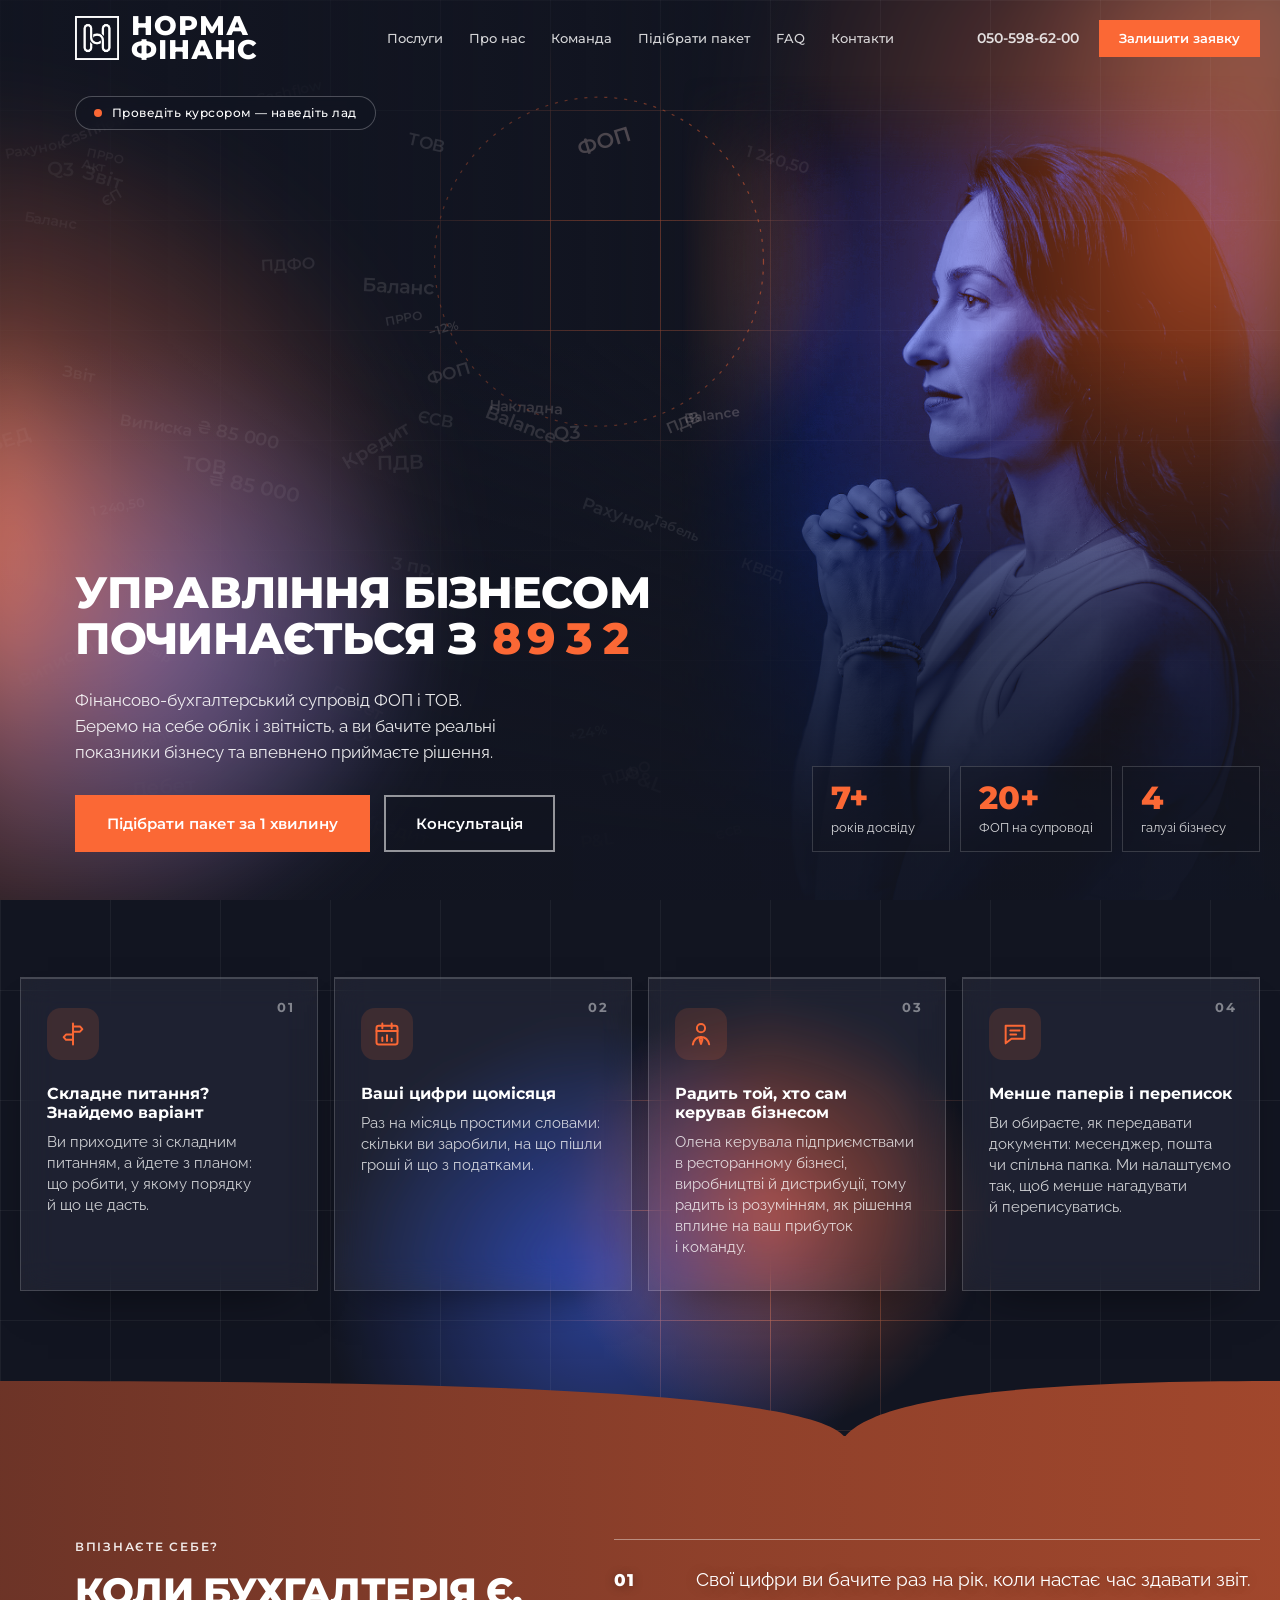
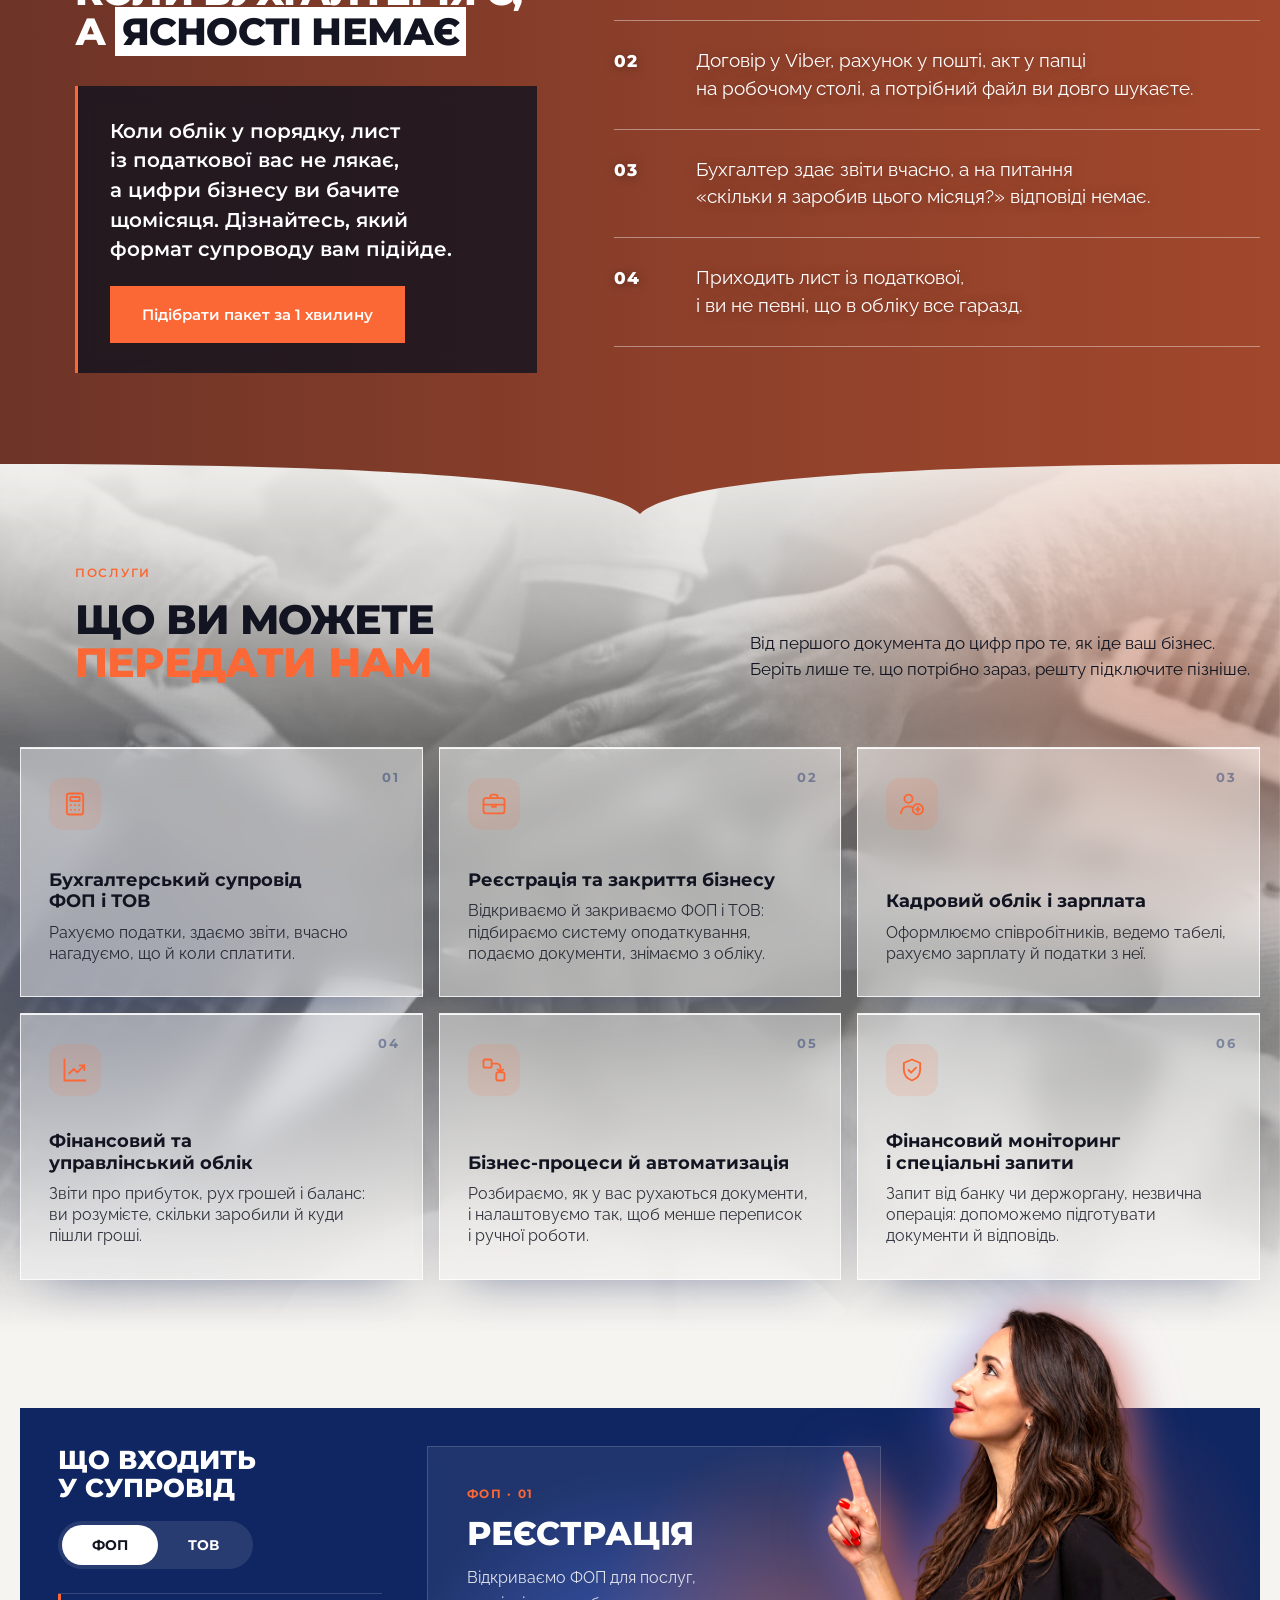
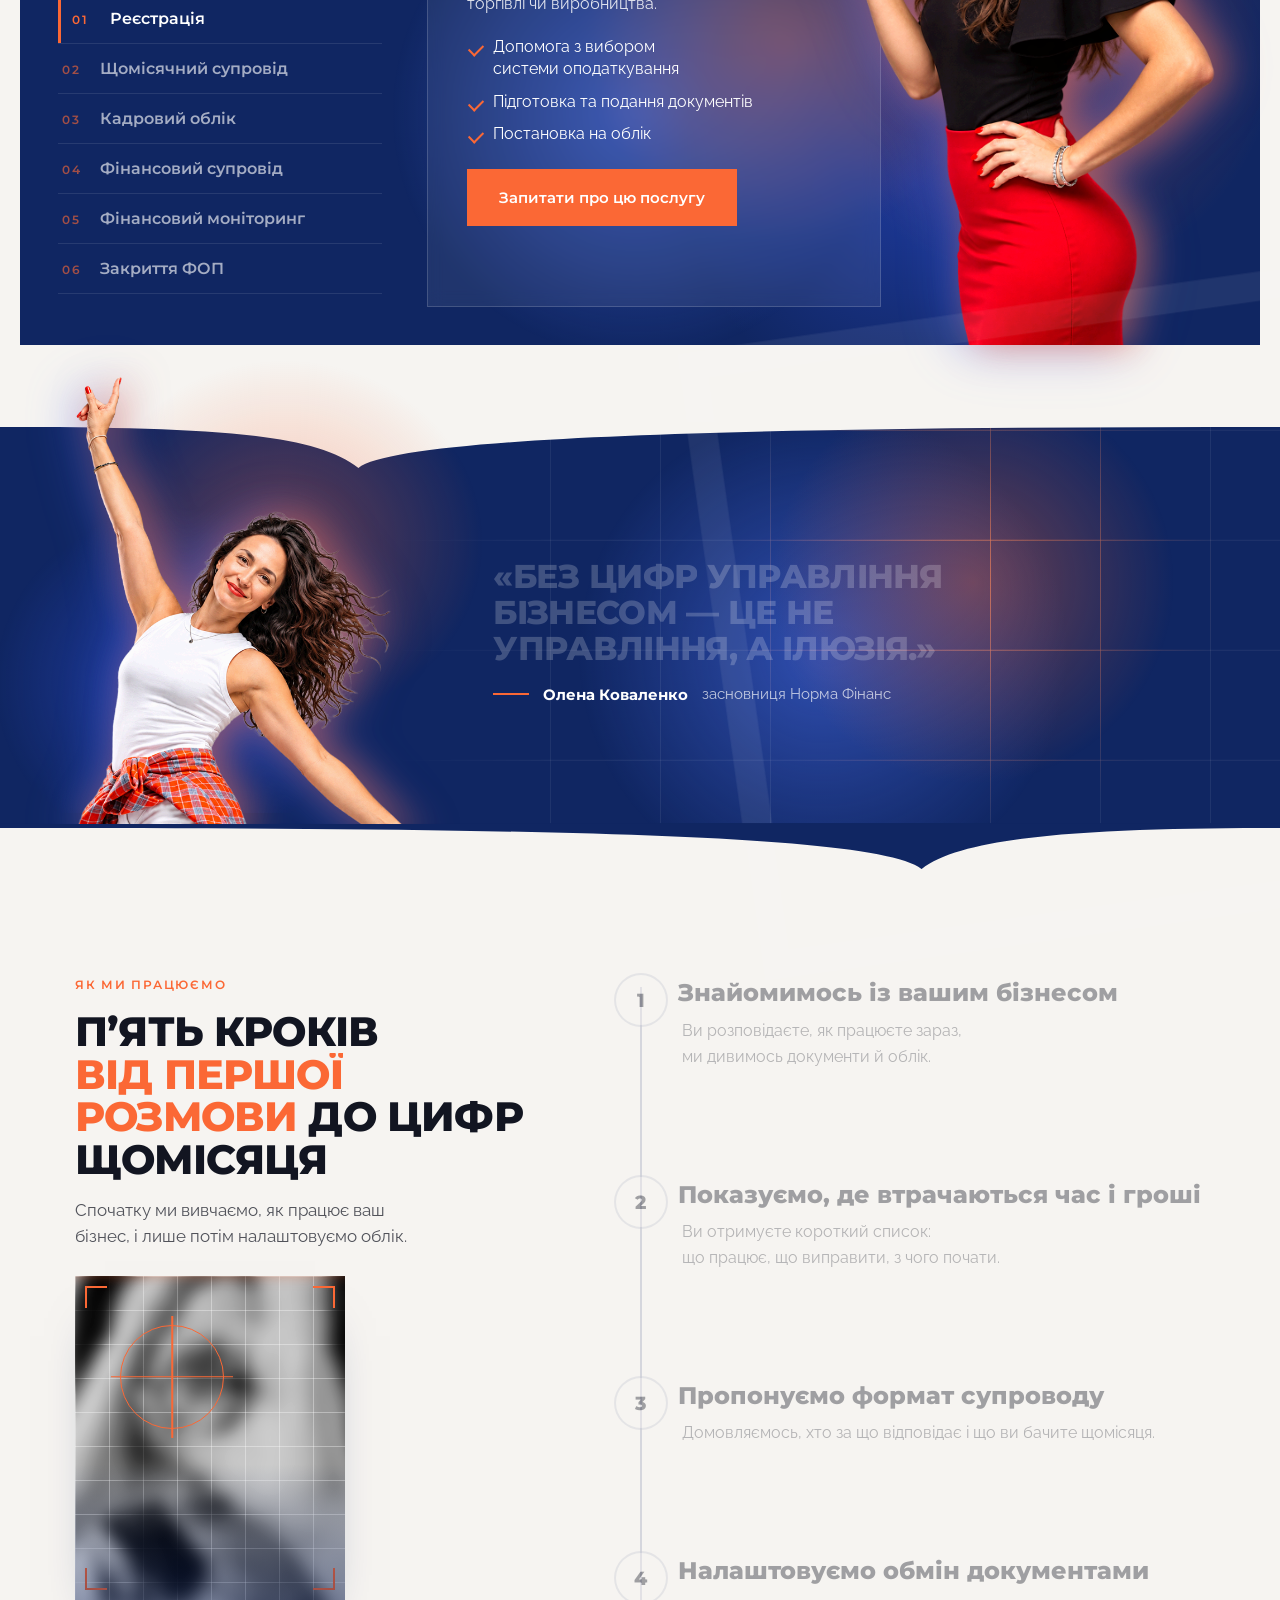
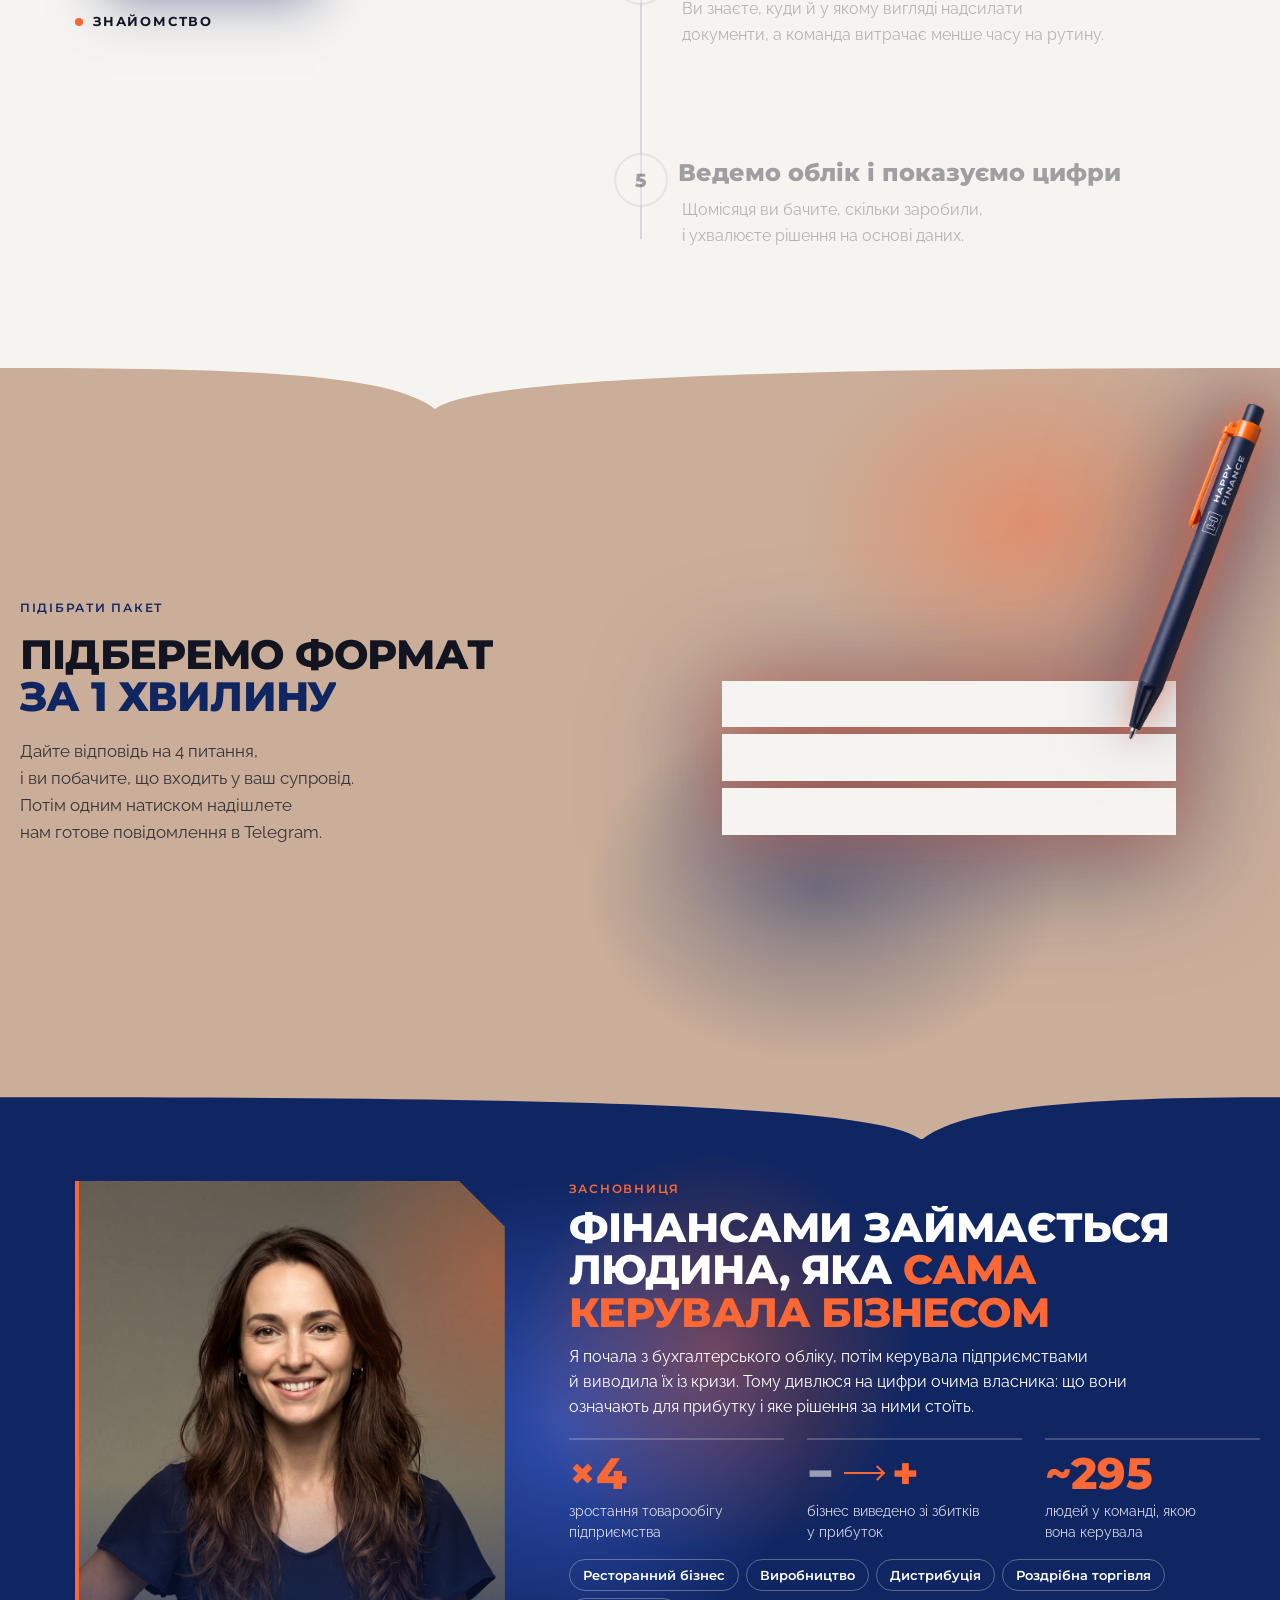
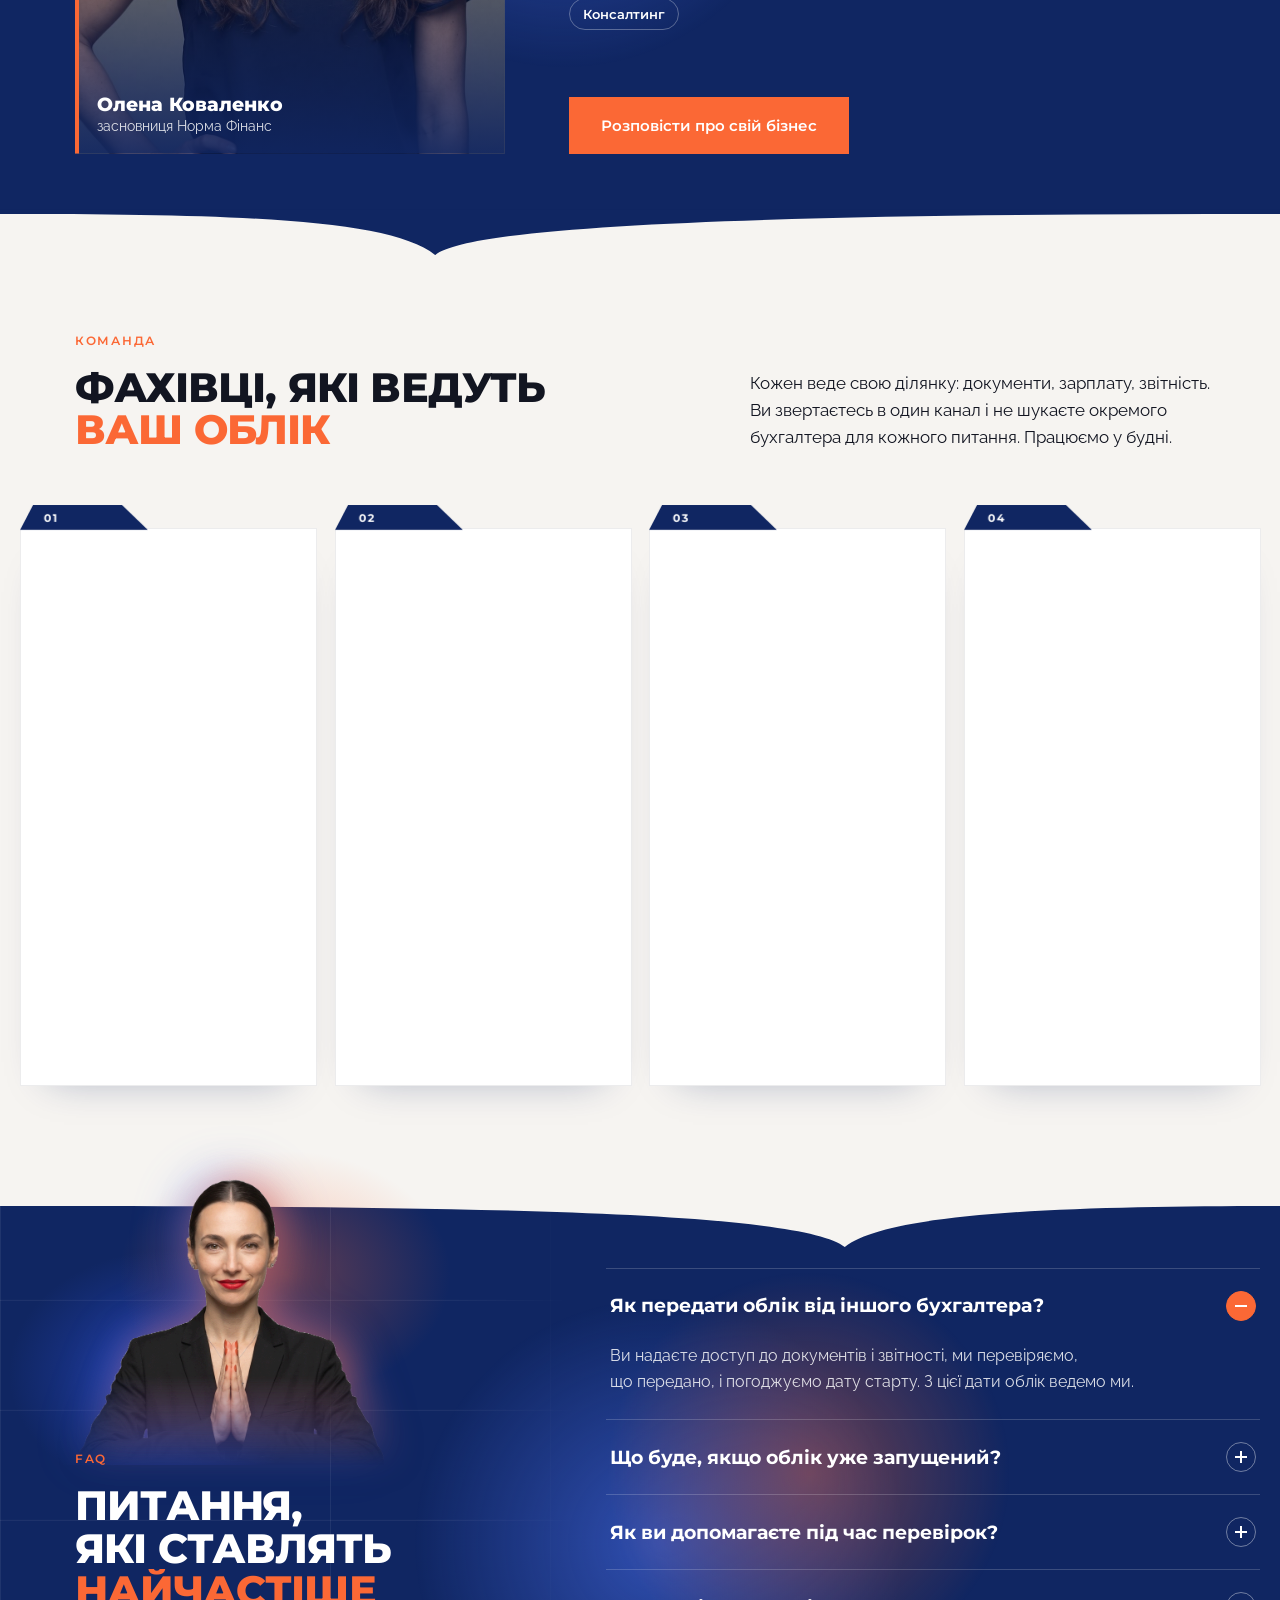
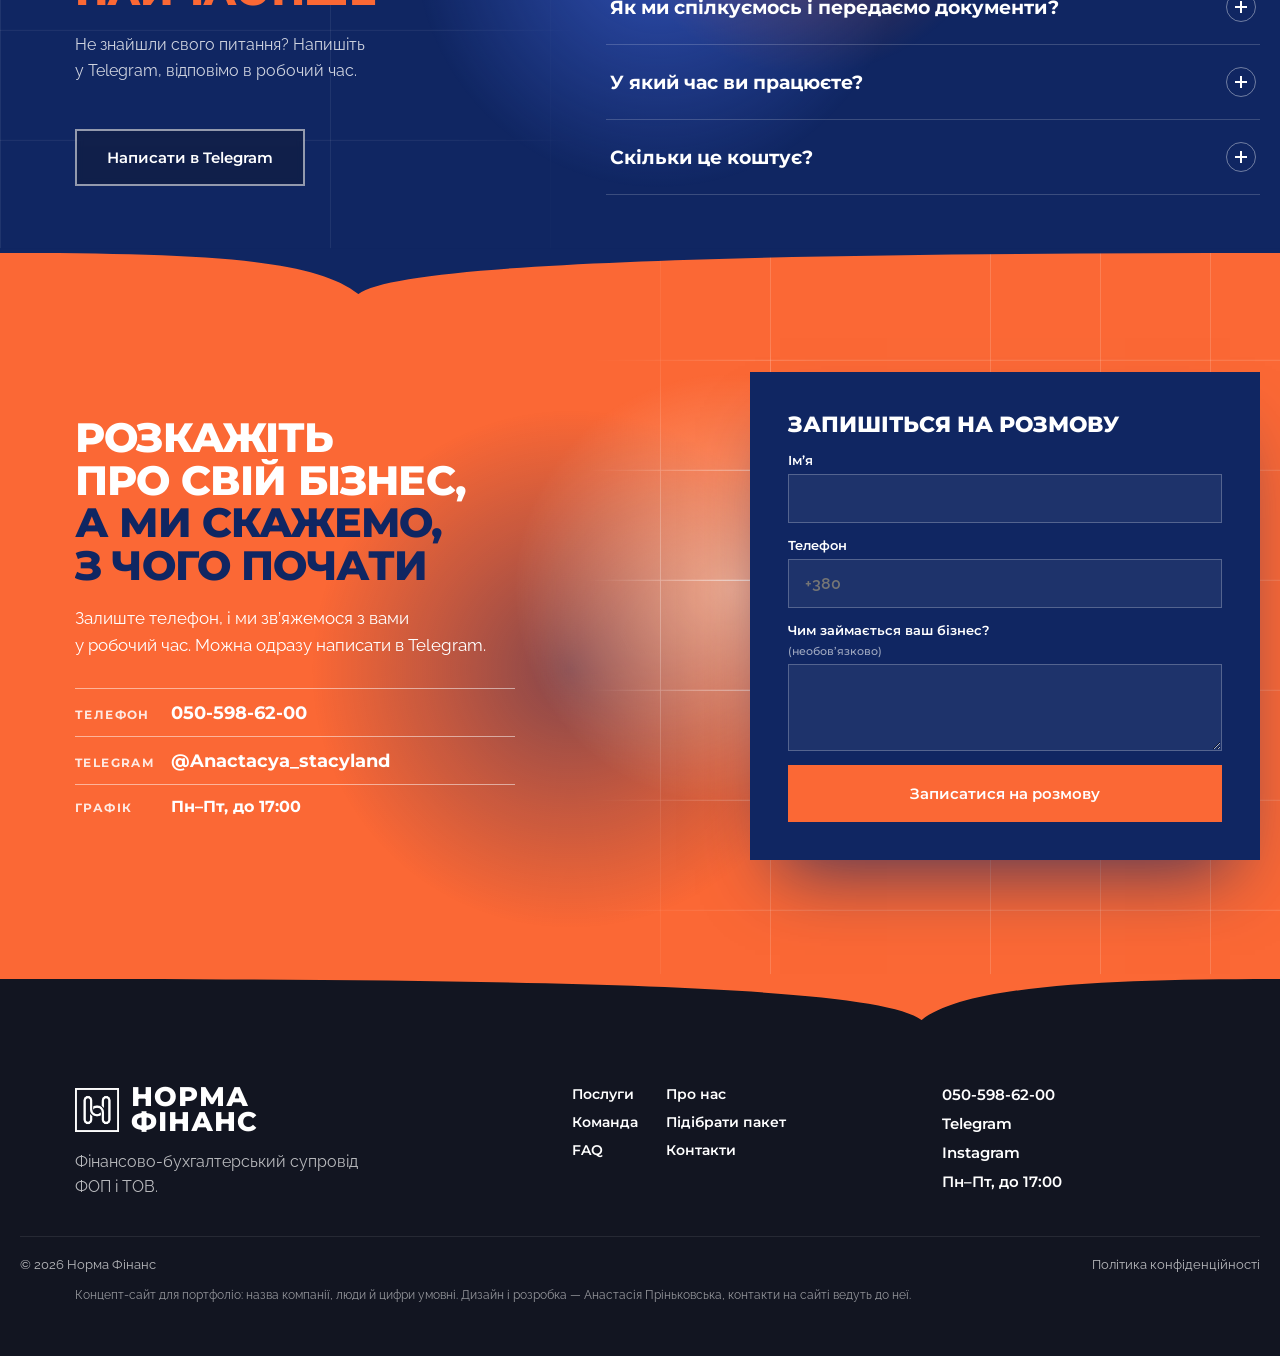
<file: index.html>
<!doctype html>
<html lang="uk">
<head>
<meta charset="utf-8">
<meta name="viewport" content="width=device-width, initial-scale=1">
<title>Бухгалтерський супровід ФОП і ТОВ — Норма Фінанс</title>
<meta name="description" content="Норма Фінанс: бухгалтерський і фінансовий супровід ФОП та ТОВ. Беремо на себе облік, звітність і податки, а ви бачите реальні показники бізнесу. Підберемо формат за 1 хвилину.">
<meta name="theme-color" content="#102662">
<link rel="canonical" href="https://prinkovska.github.io/finance/">
<meta property="og:type" content="website">
<meta property="og:locale" content="uk_UA">
<meta property="og:site_name" content="Норма Фінанс">
<meta property="og:title" content="Норма Фінанс: бухгалтерський супровід ФОП і ТОВ">
<meta property="og:description" content="Облік, звітність і податки під ваш бізнес. Управління бізнесом починається з цифр.">
<meta property="og:url" content="https://prinkovska.github.io/finance/">
<meta property="og:image" content="https://prinkovska.github.io/finance/img/og-cover.jpg">
<meta property="og:image:width" content="1200">
<meta property="og:image:height" content="630">
<meta name="twitter:card" content="summary_large_image">
<meta name="twitter:title" content="Норма Фінанс: бухгалтерський супровід ФОП і ТОВ">
<meta name="twitter:description" content="Облік, звітність і податки під ваш бізнес. Управління бізнесом починається з цифр.">
<meta name="twitter:image" content="https://prinkovska.github.io/finance/img/og-cover.jpg">
<script type="application/ld+json">{"@context":"https://schema.org","@type":"ProfessionalService","name":"Норма Фінанс","description":"Бухгалтерський і фінансовий супровід ФОП та ТОВ","url":"https://prinkovska.github.io/finance/","telephone":"+380505986200","image":"https://prinkovska.github.io/finance/img/og-cover.jpg","sameAs":["https://t.me/Anactacya_stacyland"],"areaServed":"UA"}</script>
<link rel="icon" type="image/png" sizes="32x32" href="img/favicon-32.png">
<link rel="icon" type="image/png" sizes="64x64" href="img/favicon-64.png">
<link rel="apple-touch-icon" href="img/favicon-180.png">
<link rel="preconnect" href="https://fonts.googleapis.com">
<link rel="preconnect" href="https://fonts.gstatic.com" crossorigin>
<link href="https://fonts.googleapis.com/css2?family=Montserrat:wght@500;600;700;800&family=Raleway:wght@400;500;600&display=swap" rel="stylesheet">
<link rel="stylesheet" href="style.css?v=61">
</head>
<body>

<header class="top" id="top">
  <div class="top__in wrap">
    <a class="brand" href="#hero" aria-label="Норма Фінанс">
      <span class="brand__mark" aria-hidden="true">
        <img class="brand__frame" src="img/logo-frame.png" alt="">
        <img class="brand__h" src="img/logo-h.png" alt="">
      </span>
      <span class="brand__word" aria-hidden="true">Норма<br>Фінанс</span>
    </a>
    <nav class="menu" id="menu" aria-label="Головне меню">
      <a href="#services">Послуги</a>
      <a href="#about">Про нас</a>
      <a href="#team">Команда</a>
      <a href="#quiz">Підібрати пакет</a>
      <a href="#faq">FAQ</a>
      <a href="#contacts">Контакти</a>
    </nav>
    <div class="top__r">
      <a class="top__tel" href="tel:+380505986200">050-598-62-00</a>
      <a class="btn btn--sm" href="#lead" data-open="lead">Залишити заявку</a>
      <button class="burger" id="burger" type="button" aria-label="Меню" aria-expanded="false"><span></span><span></span></button>
    </div>
  </div>
</header>

<section class="hero" id="hero">
  <!-- 1. фото: чорно-біла дуотонна версія + кольорова, що відкривається під «променем» -->
  <div class="photo" id="photo" aria-hidden="true">
    <img class="photo__bw" src="img/maria-profile.jpg" alt="">
    <img class="photo__color" src="img/maria-profile.jpg" alt="">
    <div class="photo__glow"></div>
  </div>
  <!-- промінь світла справа: підсвічує край фото -->
  <div class="rim" aria-hidden="true"></div>
  <div class="rim rim--l" aria-hidden="true"></div>
  <!-- 2. сітка, що проявляється в промені -->
  <div class="grid" aria-hidden="true"></div>
  <!-- 3. слова, які виходять із хаосу в порядок -->
  <canvas class="cv" id="cv" aria-hidden="true"></canvas>
  <div class="shade" aria-hidden="true"></div>

  <div class="hint" id="hint"><i></i><span id="hintTxt">Проведіть курсором — наведіть лад</span></div>

  <div class="hero__bottom wrap">
    <h1 class="title" id="title"><span class="ln">Управління бізнесом</span><span class="ln">починається з <em>цифр</em></span></h1>
    <p class="lead">Фінансово-бухгалтерський супровід ФОП&nbsp;і&nbsp;ТОВ. Беремо на&nbsp;себе облік і&nbsp;звітність, а&nbsp;ви&nbsp;бачите реальні показники бізнесу та&nbsp;впевнено приймаєте рішення.</p>
    <div class="cta">
      <a class="btn btn--lg" href="#quiz">Підібрати пакет за 1 хвилину</a>
      <a class="btn btn--ghost btn--lg" href="#lead" data-open="lead">Консультація</a>
    </div>
    <ul class="hstats" aria-label="Коротко про нас">
      <li><b data-count="7" data-suffix="+">0</b><span>років досвіду</span></li>
      <li><b data-count="20" data-suffix="+">0</b><span>ФОП на супроводі</span></li>
      <li><b data-count="4">0</b><span>галузі бізнесу</span></li>
    </ul>
  </div>
</section>

<!-- 2. ПЕРЕВАГИ: ряд плашок, що трохи заходить на перший екран -->
<section class="adv" id="advantages" aria-label="Переваги">
  <div class="adv__bg" aria-hidden="true"><div class="adv__lines"></div><div class="adv__glow"></div></div>
  <div class="wrap adv__wrap">
    <ul class="adv__grid">
      <li class="card rv" data-n="01">
        <svg class="card__ico" viewBox="0 0 24 24" aria-hidden="true"><path d="M12 3v18"/><path d="M12 5.5h6l2 2.25-2 2.25h-6"/><path d="M12 12.5H6l-2 2.25 2 2.25h6"/></svg>
        <h3>Складне питання? Знайдемо варіант</h3>
        <p>Ви&nbsp;приходите зі&nbsp;складним питанням, а&nbsp;йдете з&nbsp;планом: що&nbsp;робити, у&nbsp;якому порядку й&nbsp;що&nbsp;це&nbsp;дасть.</p>
      </li>
      <li class="card rv" style="--d:.08s" data-n="02">
        <svg class="card__ico" viewBox="0 0 24 24" aria-hidden="true"><rect x="3" y="5" width="18" height="16" rx="2"/><path d="M3 9.5h18M8 3v4M16 3v4M8 18v-3M12 18v-5M16 18v-2"/></svg>
        <h3>Ваші цифри щомісяця</h3>
        <p>Раз на&nbsp;місяць простими словами: скільки ви&nbsp;заробили, на&nbsp;що&nbsp;пішли гроші й&nbsp;що&nbsp;з&nbsp;податками.</p>
      </li>
      <li class="card rv" style="--d:.16s" data-n="03">
        <svg class="card__ico" viewBox="0 0 24 24" aria-hidden="true"><circle cx="12" cy="7" r="3.5"/><path d="M5 21c.8-4 3.6-6.5 7-6.5s6.2 2.5 7 6.5"/><path d="M12 14.5l-1.2 2.3 1.2 3.7 1.2-3.7z"/></svg>
        <h3>Радить той, хто сам керував бізнесом</h3>
        <p>Олена керувала підприємствами в&nbsp;ресторанному бізнесі, виробництві й&nbsp;дистрибуції, тому радить із&nbsp;розумінням, як&nbsp;рішення вплине на&nbsp;ваш прибуток і&nbsp;команду.</p>
      </li>
      <li class="card rv" style="--d:.24s" data-n="04">
        <svg class="card__ico" viewBox="0 0 24 24" aria-hidden="true"><path d="M4 5h16v11H9l-5 4z"/><path d="M8 9h8M8 12.5h5"/></svg>
        <h3>Менше паперів і&nbsp;переписок</h3>
        <p>Ви&nbsp;обираєте, як&nbsp;передавати документи: месенджер, пошта чи&nbsp;спільна папка. Ми&nbsp;налаштуємо так, щоб менше нагадувати й&nbsp;переписуватись.</p>
      </li>
    </ul>
  </div>
</section>

<!-- 3. ЗНАЙОМА СИТУАЦІЯ: оранжевий фон з відео, силуети за склом -->
<section class="sec pain" id="problems">
  <video class="pain__video" src="img/Video_orange.mp4" data-mob="img/Video_orange_mob.mp4" autoplay muted loop playsinline preload="metadata" aria-hidden="true"></video>
  <div class="pain__veil" aria-hidden="true"></div>
  <div class="wrap pain__in">
    <div class="pain__head rv">
      <p class="eyebrow">Впізнаєте себе?</p>
      <h2 class="h2">Коли бухгалтерія&nbsp;є,<br>а&nbsp;<em>ясності&nbsp;немає</em></h2>
      <div class="pain__out">
        <p>Коли облік у&nbsp;порядку, лист із&nbsp;податкової вас не&nbsp;лякає, а&nbsp;цифри бізнесу ви&nbsp;бачите щомісяця. Дізнайтесь, який формат супроводу вам&nbsp;підійде.</p>
        <a class="btn btn--lg" href="#quiz">Підібрати пакет&nbsp;за&nbsp;1&nbsp;хвилину</a>
      </div>
    </div>
    <ol class="pain__list">
      <li class="rv"><span class="pain__n">01</span><p>Свої цифри ви&nbsp;бачите раз на&nbsp;рік, коли настає час здавати&nbsp;звіт.</p></li>
      <li class="rv" style="--d:.08s"><span class="pain__n">02</span><p>Договір у&nbsp;Viber, рахунок у&nbsp;пошті, акт у&nbsp;папці на&nbsp;робочому столі, а&nbsp;потрібний файл ви&nbsp;довго&nbsp;шукаєте.</p></li>
      <li class="rv" style="--d:.16s"><span class="pain__n">03</span><p>Бухгалтер здає звіти вчасно, а&nbsp;на&nbsp;питання «скільки я&nbsp;заробив цього місяця?» відповіді&nbsp;немає.</p></li>
      <li class="rv" style="--d:.24s"><span class="pain__n">04</span><p>Приходить лист із&nbsp;податкової, і&nbsp;ви&nbsp;не&nbsp;певні, що&nbsp;в&nbsp;обліку все&nbsp;гаразд.</p></li>
    </ol>
  </div>
</section>

<!-- 4. ПОСЛУГИ -->
<section class="sec svc" id="services">
  <div class="wrap">
    <div class="svc__top">
    <div class="svc__bg" aria-hidden="true"><img src="img/hands.jpg" alt=""></div>
    <div class="svc__head">
      <div class="rv">
        <p class="eyebrow eyebrow--ink">Послуги</p>
        <h2 class="h2">Що&nbsp;ви&nbsp;можете <em>передати&nbsp;нам</em></h2>
      </div>
      <p class="svc__lead rv" style="--d:.1s">Від&nbsp;першого документа до&nbsp;цифр про&nbsp;те, як&nbsp;іде ваш бізнес. Беріть лише те, що&nbsp;потрібно зараз, решту підключите&nbsp;пізніше.</p>
    </div>

    <div class="svc__grid">
      <article class="svc-card rv" tabindex="0">
        <span class="svc-card__n">01</span>
        <svg class="svc-card__ico" viewBox="0 0 24 24" aria-hidden="true"><rect x="5" y="3" width="14" height="18" rx="2"/><rect x="8" y="6" width="8" height="3.5" rx=".5"/><path d="M8.5 13h.01M12 13h.01M15.5 13h.01M8.5 17h.01M12 17h.01M15.5 17h.01"/></svg>
        <h3>Бухгалтерський супровід ФОП&nbsp;і&nbsp;ТОВ</h3>
        <p>Рахуємо податки, здаємо звіти, вчасно нагадуємо, що&nbsp;й&nbsp;коли&nbsp;сплатити.</p>
      </article>
      <article class="svc-card rv" style="--d:.06s" tabindex="0">
        <span class="svc-card__n">02</span>
        <svg class="svc-card__ico" viewBox="0 0 24 24" aria-hidden="true"><rect x="3" y="7" width="18" height="13" rx="2"/><path d="M9 7V5.5A1.5 1.5 0 0110.5 4h3A1.5 1.5 0 0115 5.5V7M3 12.5h18M10.5 12.5v2h3v-2"/></svg>
        <h3>Реєстрація та&nbsp;закриття&nbsp;бізнесу</h3>
        <p>Відкриваємо й&nbsp;закриваємо ФОП і&nbsp;ТОВ: підбираємо систему оподаткування, подаємо документи, знімаємо&nbsp;з&nbsp;обліку.</p>
      </article>
      <article class="svc-card rv" style="--d:.12s" tabindex="0">
        <span class="svc-card__n">03</span>
        <svg class="svc-card__ico" viewBox="0 0 24 24" aria-hidden="true"><circle cx="9" cy="7.5" r="3.5"/><path d="M2.5 20c.6-3.9 3.2-6 6.5-6 1 0 1.9.2 2.7.5"/><circle cx="17" cy="16.5" r="4.5"/><path d="M17 14.5v4M15.5 16.5h3"/></svg>
        <h3>Кадровий облік&nbsp;і&nbsp;зарплата</h3>
        <p>Оформлюємо співробітників, ведемо табелі, рахуємо зарплату й&nbsp;податки&nbsp;з&nbsp;неї.</p>
      </article>
      <article class="svc-card rv" style="--d:.18s" tabindex="0">
        <span class="svc-card__n">04</span>
        <svg class="svc-card__ico" viewBox="0 0 24 24" aria-hidden="true"><path d="M3 3v18h18"/><path d="M7 15l4-4 3 3 6-6"/><path d="M16 8h4v4"/></svg>
        <h3>Фінансовий та управлінський&nbsp;облік</h3>
        <p>Звіти про&nbsp;прибуток, рух грошей і&nbsp;баланс: ви&nbsp;розумієте, скільки заробили й&nbsp;куди пішли&nbsp;гроші.</p>
      </article>
      <article class="svc-card rv" style="--d:.24s" tabindex="0">
        <span class="svc-card__n">05</span>
        <svg class="svc-card__ico" viewBox="0 0 24 24" aria-hidden="true"><rect x="3" y="3" width="7" height="7" rx="1.5"/><rect x="14" y="14" width="7" height="7" rx="1.5"/><path d="M10 6.5h4.5a3 3 0 013 3V14M15 11.5l2.5 2.5 2.5-2.5"/></svg>
        <h3>Бізнес-процеси й&nbsp;автоматизація</h3>
        <p>Розбираємо, як&nbsp;у&nbsp;вас рухаються документи, і&nbsp;налаштовуємо так, щоб менше переписок і&nbsp;ручної&nbsp;роботи.</p>
      </article>
      <article class="svc-card rv" style="--d:.3s" tabindex="0">
        <span class="svc-card__n">06</span>
        <svg class="svc-card__ico" viewBox="0 0 24 24" aria-hidden="true"><path d="M12 3l7 3v5.5c0 4.3-2.9 7.9-7 9.5-4.1-1.6-7-5.2-7-9.5V6z"/><path d="M9 12l2.2 2.2L15.5 10"/></svg>
        <h3>Фінансовий моніторинг і&nbsp;спеціальні&nbsp;запити</h3>
        <p>Запит від&nbsp;банку чи&nbsp;держоргану, незвична операція: допоможемо підготувати документи й&nbsp;відповідь.</p>
      </article>
    </div>
    </div>

    <div class="scope gg rv">
      <div class="gg__bg" aria-hidden="true"><div class="gg__lines"></div><div class="gg__glow"></div></div>
      <div class="scope__side">
        <span class="scope__label">Що&nbsp;входить<br class="mbr"> у&nbsp;супровід</span>
        <div class="seg" id="seg" role="tablist" aria-label="Для кого">
          <i class="seg__thumb" aria-hidden="true"></i>
          <button type="button" role="tab" aria-selected="true" data-t="fop">ФОП</button>
          <button type="button" role="tab" aria-selected="false" data-t="tov">ТОВ</button>
        </div>
        <div class="scope__menu" id="scopeMenu" role="tablist" aria-orientation="vertical" aria-label="Послуги"></div>
      </div>
      <div class="scope__detail" id="scopeDetail" role="tabpanel" aria-live="polite"></div>
      <!-- фігура з вирізаним фоном: файл img/maria-2.png; без файлу блок виглядає як раніше -->
      <div class="scope__fig" aria-hidden="true"><img src="img/maria-2.png" alt="" onload="this.closest('.scope').classList.add('has-fig')" onerror="this.parentElement.remove()"></div>
    </div>
  </div>
  <i class="tab t28" style="--tc:var(--paper)" aria-hidden="true"></i>
</section>

<!-- 5. БУХГАЛТЕРІЯ — БІЛЬШЕ, НІЖ ЗВІТНІСТЬ -->
<section class="sec mani gg gg--text" id="about" data-x0=".4">
  <div class="gg__bg" aria-hidden="true"><div class="gg__lines"></div><div class="gg__glow"></div></div>
  <i class="tab t28 tab--top tab--m" style="--tc:var(--paper)" aria-hidden="true"></i>
  <img class="mani__mark" src="img/logo-frame.png" alt="" aria-hidden="true">
  <div class="wrap mani__in">
    <div class="mani__fig rv" aria-hidden="true"><img src="img/maria-3-flip.png" alt=""></div>
    <div class="mani__txt">
      <blockquote class="mani__q">
        <p class="mani__big" id="maniBig">«Без&nbsp;цифр управління бізнесом&nbsp;— це&nbsp;не&nbsp;управління, а&nbsp;ілюзія.»</p>
        <footer class="mani__by rv"><b>Олена&nbsp;Коваленко</b><span>засновниця Норма&nbsp;Фінанс</span></footer>
      </blockquote>
    </div>
  </div>
  <i class="tab t72" style="--tc:var(--navy)" aria-hidden="true"></i>
</section>

<!-- 6. ЯК МИ ПРАЦЮЄМО -->
<section class="sec flow" id="process">
  <div class="wrap flow__in">
    <div class="flow__head">
      <div class="rv">
        <p class="eyebrow eyebrow--ink">Як&nbsp;ми&nbsp;працюємо</p>
        <h2 class="h2">П’ять кроків <em>від&nbsp;першої розмови</em> до&nbsp;цифр щомісяця</h2>
        <p class="flow__lead">Спочатку ми&nbsp;вивчаємо, як&nbsp;працює ваш бізнес, і&nbsp;лише потім налаштовуємо&nbsp;облік.</p>
      </div>
      <!-- «об'єктив»: фото різкішає разом із кроками — від розмитого до чіткого -->
      <figure class="lens rv" style="--d:.12s" aria-hidden="true">
        <div class="lens__frame">
          <img src="img/maria-eye.jpg" alt="">
          <i class="lens__grid"></i>
          <i class="lens__scan"></i>
          <i class="lens__ring"></i>
          <i class="lens__c lens__c--tl"></i><i class="lens__c lens__c--tr"></i><i class="lens__c lens__c--bl"></i><i class="lens__c lens__c--br"></i>
        </div>
        <figcaption class="lens__cap"><i></i><span id="lensTag">Знайомство</span></figcaption>
      </figure>
    </div>
    <div class="flow__right">
      <ol class="flow__list" id="flowList">
        <li class="step" data-tag="Знайомство"><span class="step__n">1</span><div><h3>Знайомимось із&nbsp;вашим&nbsp;бізнесом</h3><p>Ви&nbsp;розповідаєте, як&nbsp;працюєте зараз, ми&nbsp;дивимось документи&nbsp;й&nbsp;облік.</p></div></li>
        <li class="step" data-tag="Діагностика"><span class="step__n">2</span><div><h3>Показуємо, де втрачаються час&nbsp;і&nbsp;гроші</h3><p>Ви&nbsp;отримуєте короткий список: що&nbsp;працює, що&nbsp;виправити, з&nbsp;чого&nbsp;почати.</p></div></li>
        <li class="step" data-tag="Формат"><span class="step__n">3</span><div><h3>Пропонуємо формат&nbsp;супроводу</h3><p>Домовляємось, хто за&nbsp;що&nbsp;відповідає і&nbsp;що&nbsp;ви бачите&nbsp;щомісяця.</p></div></li>
        <li class="step" data-tag="Налаштування"><span class="step__n">4</span><div><h3>Налаштовуємо обмін&nbsp;документами</h3><p>Ви&nbsp;знаєте, куди й&nbsp;у&nbsp;якому вигляді надсилати документи, а&nbsp;команда витрачає менше часу&nbsp;на&nbsp;рутину.</p></div></li>
        <li class="step" data-tag="Цифри"><span class="step__n">5</span><div><h3>Ведемо облік і&nbsp;показуємо&nbsp;цифри</h3><p>Щомісяця ви&nbsp;бачите, скільки заробили, і&nbsp;ухвалюєте рішення на&nbsp;основі&nbsp;даних.</p></div></li>
      </ol>
      <i class="flow__dot" aria-hidden="true"></i>
    </div>
  </div>
  <i class="tab t34" style="--tc:var(--paper)" aria-hidden="true"></i>
</section>

<!-- 8. ПІДІБРАТИ ПАКЕТ (квіз) -->
<section class="sec quiz" id="quiz">
  <div class="wrap quiz__in">
    <div class="quiz__head rv">
      <p class="eyebrow eyebrow--navy">Підібрати пакет</p>
      <h2 class="h2">Підберемо формат <em>за&nbsp;1&nbsp;хвилину</em></h2>
      <p class="quiz__lead">Дайте відповідь на&nbsp;4&nbsp;питання, і&nbsp;ви&nbsp;побачите, що&nbsp;входить у&nbsp;ваш супровід. Потім одним натиском надішлете нам готове повідомлення в&nbsp;Telegram.</p>
    </div>
    <div class="quiz__card rv" style="--d:.1s" id="quizCard">
      <img class="quiz__pen" src="img/pen1.png" alt="" aria-hidden="true">
      <div class="quiz__top"><span id="qStep">Питання 1&nbsp;з&nbsp;4</span><div class="quiz__bar"><i id="qBar"></i></div></div>
      <div class="quiz__body" id="qBody"></div>
      <button class="quiz__back" id="qBack" type="button">← Назад</button>
    </div>
  </div>
  <i class="tab t72" style="--tc:var(--sand)" aria-hidden="true"></i>
</section>

<!-- 9. МАРІЯ ТА РЕЗУЛЬТАТИ -->
<section class="sec founder gg after-tab" id="founder">
  <div class="gg__bg" aria-hidden="true"><div class="gg__lines"></div><div class="gg__glow"></div></div>
  <div class="wrap founder__in">
    <figure class="founder__ph rv">
      <img src="img/maria-portrait-web.jpg" alt="Олена Коваленко, засновниця Норма Фінанс">
      <figcaption><b>Олена&nbsp;Коваленко</b><span>засновниця Норма&nbsp;Фінанс</span></figcaption>
    </figure>
    <div class="founder__txt">
      <p class="eyebrow rv">Засновниця</p>
      <h2 class="h2">Фінансами займається людина,&nbsp;яка <em>сама керувала&nbsp;бізнесом</em></h2>
      <p class="founder__lead rv">Я&nbsp;почала з&nbsp;бухгалтерського обліку, потім керувала підприємствами й&nbsp;виводила їх із&nbsp;кризи. Тому дивлюся на&nbsp;цифри очима власника: що&nbsp;вони означають для&nbsp;прибутку і&nbsp;яке рішення за&nbsp;ними&nbsp;стоїть.</p>
      <ul class="stats3">
        <li class="rv"><b data-to="4" data-prefix="×">×0</b><span>зростання товарообігу підприємства</span></li>
        <li class="rv" style="--d:.1s"><b class="pm" aria-label="зі збитків у прибуток"><i>−</i><u></u><i>+</i></b><span>бізнес виведено зі&nbsp;збитків у&nbsp;прибуток</span></li>
        <li class="rv" style="--d:.2s"><b data-to="300" data-prefix="~">~0</b><span>людей у&nbsp;команді, якою вона&nbsp;керувала</span></li>
      </ul>
      <ul class="chips rv" aria-label="Галузі досвіду">
        <li>Ресторанний бізнес</li><li>Виробництво</li><li>Дистрибуція</li><li>Роздрібна торгівля</li><li>Консалтинг</li>
      </ul>
      <a class="btn btn--lg rv" href="#lead" data-open="lead">Розповісти про&nbsp;свій&nbsp;бізнес</a>
    </div>
  </div>
  <i class="tab t34" style="--tc:var(--navy)" aria-hidden="true"></i>
</section>

<!-- 10. КОМАНДА -->
<section class="sec team after-tab" id="team">
  <div class="wrap">
    <div class="team__head">
      <div class="rv">
        <p class="eyebrow eyebrow--ink">Команда</p>
        <h2 class="h2">Фахівці, які&nbsp;ведуть <em>ваш облік</em></h2>
      </div>
      <p class="team__lead rv" style="--d:.1s">Кожен веде свою ділянку: документи, зарплату, звітність. Ви&nbsp;звертаєтесь в&nbsp;один канал і&nbsp;не&nbsp;шукаєте окремого бухгалтера для&nbsp;кожного питання. Працюємо&nbsp;у&nbsp;будні.</p>
    </div>
    <ul class="team__grid">
      <li class="tcard rv" data-tab="01">
        <figure class="tcard__ph" style="--img:url(img/team-iryna.jpg)"><img src="img/team-iryna.jpg" alt="Ірина Бондар"><span class="tcard__stamp">Головний бухгалтер</span></figure>
        <h3>Ірина Бондар</h3>
        <p>Веде облік від&nbsp;первинних документів до&nbsp;звітності. Досвід у&nbsp;торгівлі, будівництві та&nbsp;на&nbsp;посаді фінансового директора.</p>
      </li>
      <li class="tcard rv" style="--d:.08s" data-tab="02">
        <figure class="tcard__ph" style="--img:url(img/team-kateryna.jpg)"><img src="img/team-kateryna.jpg" alt="Катерина Мельник"><span class="tcard__stamp">Первинні документи&nbsp;·&nbsp;ПРРО</span></figure>
        <h3>Катерина Мельник</h3>
        <p>Веде щоденні операції: первинні документи та&nbsp;ПРРО. Ви&nbsp;надсилаєте документи, ми&nbsp;оформлюємо їх&nbsp;без&nbsp;пропусків.</p>
      </li>
      <li class="tcard rv" style="--d:.16s" data-tab="03">
        <figure class="tcard__ph" style="--img:url(img/team-tetiana.jpg)"><img src="img/team-tetiana.jpg" alt="Тетяна Савчук"><span class="tcard__stamp">Зарплата</span></figure>
        <h3>Тетяна Савчук</h3>
        <p>Понад 20&nbsp;років у&nbsp;бухгалтерії. Відповідає за&nbsp;нарахування зарплати та кадрові&nbsp;розрахунки.</p>
      </li>
      <li class="tcard rv" style="--d:.24s" data-tab="04">
        <figure class="tcard__ph" style="--img:url(img/team-oksana.jpg)"><img src="img/team-oksana.jpg" alt="Оксана Литвин"><span class="tcard__stamp">Закупівлі ·&nbsp;первинні&nbsp;документи</span></figure>
        <h3>Оксана Литвин</h3>
        <p>Керувала відділом обліку первинних документів і&nbsp;закупівлями. Допомагає навести лад у&nbsp;документах і&nbsp;поставках.</p>
      </li>
    </ul>
  </div>
</section>

<!-- 12. FAQ -->
<section class="sec faq gg after-tab" id="faq">
  <div class="gg__bg" aria-hidden="true"><div class="gg__lines"></div><div class="gg__glow"></div></div>
  <i class="tab tab--top t66" style="--tc:var(--paper)" aria-hidden="true"></i>
  <div class="wrap faq__in">
    <div class="faq__head rv">
      <div class="faq__fig" aria-hidden="true"><img src="img/maria-6-bust-fade.png" alt=""></div>
      <p class="eyebrow">FAQ</p>
      <h2 class="h2">Питання, які&nbsp;ставлять <em>найчастіше</em></h2>
      <p class="faq__lead">Не&nbsp;знайшли свого питання? Напишіть у&nbsp;Telegram, відповімо в&nbsp;робочий&nbsp;час.</p>
      <a class="btn btn--ghost btn--lg" href="https://t.me/Anactacya_stacyland" target="_blank" rel="noopener">Написати в&nbsp;Telegram</a>
    </div>
    <div class="faq__list" id="faqList">
      <div class="qa rv open"><button class="qa__q" type="button" aria-expanded="true"><span>Як&nbsp;передати облік від іншого&nbsp;бухгалтера?</span><i aria-hidden="true"></i></button><div class="qa__a"><div><p>Ви&nbsp;надаєте доступ до&nbsp;документів і&nbsp;звітності, ми&nbsp;перевіряємо, що&nbsp;передано, і&nbsp;погоджуємо дату старту. З&nbsp;цієї дати облік&nbsp;ведемо&nbsp;ми.</p></div></div></div>
      <div class="qa rv" style="--d:.05s"><button class="qa__q" type="button" aria-expanded="false"><span>Що&nbsp;буде, якщо облік уже&nbsp;запущений?</span><i aria-hidden="true"></i></button><div class="qa__a"><div><p>Перевіряємо ваш облік і&nbsp;складаємо список: що&nbsp;в&nbsp;порядку, що&nbsp;виправити й&nbsp;у&nbsp;якій черговості. Ви&nbsp;вирішуєте, що&nbsp;робити&nbsp;далі.</p></div></div></div>
      <div class="qa rv" style="--d:.1s"><button class="qa__q" type="button" aria-expanded="false"><span>Як&nbsp;ви&nbsp;допомагаєте під&nbsp;час&nbsp;перевірок?</span><i aria-hidden="true"></i></button><div class="qa__a"><div><p>Ви&nbsp;отримуєте від&nbsp;нас готові документи й&nbsp;пояснення, а&nbsp;під&nbsp;час перевірки ми&nbsp;поруч. Якщо виникає спірне питання, пропонуємо варіанти, як&nbsp;його&nbsp;розв’язати.</p></div></div></div>
      <div class="qa rv" style="--d:.15s"><button class="qa__q" type="button" aria-expanded="false"><span>Як&nbsp;ми&nbsp;спілкуємось і передаємо&nbsp;документи?</span><i aria-hidden="true"></i></button><div class="qa__a"><div><p>Ви&nbsp;обираєте, як&nbsp;вам зручно: месенджер, пошта чи&nbsp;спільна папка. Ми&nbsp;фіксуємо порядок: що, коли й&nbsp;куди ви&nbsp;надсилаєте.</p></div></div></div>
      <div class="qa rv" style="--d:.2s"><button class="qa__q" type="button" aria-expanded="false"><span>У&nbsp;який час&nbsp;ви&nbsp;працюєте?</span><i aria-hidden="true"></i></button><div class="qa__a"><div><p>Ми&nbsp;працюємо у&nbsp;будні до&nbsp;17:00. Повідомлення, що&nbsp;прийшли ввечері чи&nbsp;у&nbsp;вихідні, відповідаємо наступного робочого дня. Якщо щось термінове, домовляймось заздалегідь.</p></div></div></div>
      <div class="qa rv" style="--d:.25s"><button class="qa__q" type="button" aria-expanded="false"><span>Скільки це&nbsp;коштує?</span><i aria-hidden="true"></i></button><div class="qa__a"><div>        <p>Вартість залежить від&nbsp;форми бізнесу, системи оподаткування, кількості операцій і&nbsp;працівників. Пройдіть підбір пакета за&nbsp;хвилину, і&nbsp;ви&nbsp;побачите, що&nbsp;входить у&nbsp;ваш супровід. Точну суму назвемо після короткої&nbsp;розмови.</p></div></div></div>
    </div>
  </div>
  <i class="tab t28" style="--tc:var(--navy)" aria-hidden="true"></i>
</section>

<!-- 13. ФІНАЛЬНИЙ ЗАКЛИК + ФОРМА -->
<section class="sec ctaf gg after-tab" id="contacts">
  <div class="gg__bg" aria-hidden="true"><div class="gg__lines"></div><div class="gg__glow"></div></div>
  <div class="wrap cta__in">
    <div class="cta__txt">
      <h2 class="h2">Розкажіть про&nbsp;свій&nbsp;бізнес, <em>а&nbsp;ми&nbsp;скажемо, з&nbsp;чого&nbsp;почати</em></h2>
      <p class="cta__lead rv">Залиште телефон, і&nbsp;ми&nbsp;зв’яжемося з&nbsp;вами у&nbsp;робочий час. Можна одразу написати в&nbsp;Telegram.</p>
      <ul class="cta__links rv">
        <li><span>Телефон</span><a href="tel:+380505986200">050-598-62-00</a></li>
        <li><span>Telegram</span><a href="https://t.me/Anactacya_stacyland" target="_blank" rel="noopener">@Anactacya_stacyland</a></li>
        <li><span>Графік</span><b>Пн–Пт, до&nbsp;17:00</b></li>
      </ul>
    </div>
    <form class="cta__form rv" id="ctaForm" style="--d:.1s" novalidate>
      <h3>Запишіться на&nbsp;розмову</h3>
      <label>Ім’я<input name="name" type="text" autocomplete="name" required></label>
      <label>Телефон<input name="phone" type="tel" autocomplete="tel" inputmode="tel" placeholder="+380" required></label>
      <label>Чим займається ваш&nbsp;бізнес? <small>(необов’язково)</small><textarea name="note" rows="3"></textarea></label>
      <p class="modal__err" id="ctaErr" hidden>Вкажіть, будь ласка, ім’я&nbsp;та&nbsp;телефон у&nbsp;форматі&nbsp;+380…</p>
      <button class="btn btn--lg" type="submit">Записатися на&nbsp;розмову</button>
      <div class="modal__ok" id="ctaOk" hidden><b>Майже готово!</b><span>Ми&nbsp;відкрили Telegram із&nbsp;вашим повідомленням. Натисніть «Надіслати», і&nbsp;ми&nbsp;відповімо в&nbsp;робочий&nbsp;час.</span></div>
    </form>
  </div>
  <i class="tab t72" style="--tc:var(--orange)" aria-hidden="true"></i>
</section>

<!-- 14. ФУТЕР -->
<footer class="foot after-tab" id="footer">
  <div class="wrap foot__in">
    <div class="foot__brand">
      <a class="brand brand--static" href="#hero" aria-label="Норма Фінанс">
        <span class="brand__mark" aria-hidden="true"><img src="img/logo-frame.png" alt=""><img src="img/logo-h.png" alt=""></span>
        <span class="brand__word" aria-hidden="true">Норма<br>Фінанс</span>
      </a>
      <p>Фінансово-бухгалтерський супровід ФОП&nbsp;і&nbsp;ТОВ.</p>
    </div>
    <nav class="foot__nav" aria-label="Розділи">
      <a href="#services">Послуги</a><a href="#about">Про&nbsp;нас</a><a href="#team">Команда</a><a href="#quiz">Підібрати пакет</a><a href="#faq">FAQ</a><a href="#contacts">Контакти</a>
    </nav>
    <ul class="foot__contacts">
      <li><a href="tel:+380505986200">050-598-62-00</a></li>
      <li><a href="https://t.me/Anactacya_stacyland" target="_blank" rel="noopener">Telegram</a></li>
      <li><a href="https://www.instagram.com/anactacya_happy_stacyland/" target="_blank" rel="noopener">Instagram</a></li>
      <li>Пн–Пт, до&nbsp;17:00</li>
    </ul>
  </div>
  <div class="wrap foot__bar">
    <span>© 2026&nbsp;Норма&nbsp;Фінанс</span>
    <a href="#privacy" data-open="privacy">Політика конфіденційності</a>
  </div>
  <p class="wrap foot__concept">Концепт-сайт для&nbsp;портфоліо: назва компанії, люди й&nbsp;цифри умовні. Дизайн і&nbsp;розробка&nbsp;— Анастасія&nbsp;Пріньковська, контакти на&nbsp;сайті ведуть до&nbsp;неї.</p>
</footer>

<div class="modal" id="privacy" role="dialog" aria-modal="true" aria-labelledby="privT" hidden>
  <div class="modal__bg" data-close></div>
  <div class="modal__card">
    <button type="button" class="modal__x" data-close aria-label="Закрити">×</button>
    <h3 id="privT">Політика конфіденційності</h3>
    <p class="modal__sub">Це концепт-сайт для&nbsp;портфоліо. Форми на&nbsp;ньому нічого не&nbsp;зберігають і&nbsp;нікуди не&nbsp;надсилають самі: після натискання кнопки відкривається Telegram із&nbsp;готовим повідомленням, і&nbsp;ви&nbsp;вирішуєте, чи&nbsp;надсилати його.</p>
    <p class="modal__sub">Сайт не&nbsp;використовує рекламні cookies і&nbsp;не&nbsp;збирає статистику відвідувань. Шрифти завантажуються з&nbsp;Google Fonts. Якщо ви&nbsp;написали в&nbsp;Telegram або зателефонували, ваші ім’я й&nbsp;телефон використовуються лише для&nbsp;відповіді вам і&nbsp;не&nbsp;передаються третім особам.</p>
  </div>
</div>


<div class="modal" id="lead" role="dialog" aria-modal="true" aria-labelledby="leadT" hidden>
  <div class="modal__bg" data-close></div>
  <form class="modal__card" id="leadForm" novalidate>
    <button type="button" class="modal__x" data-close aria-label="Закрити">×</button>
    <h3 id="leadT">Залишити заявку</h3>
    <p class="modal__sub">Залиште телефон, і&nbsp;ми&nbsp;зв’яжемося з&nbsp;вами у&nbsp;робочий час. Або напишіть у&nbsp;Telegram.</p>
    <p class="modal__svc" id="leadSvc" hidden></p>
    <label>Ім’я<input name="name" type="text" autocomplete="name" required></label>
    <label>Телефон<input name="phone" type="tel" autocomplete="tel" inputmode="tel" placeholder="+380" required></label>
    <p class="modal__err" id="leadErr" hidden>Вкажіть, будь ласка, ім’я&nbsp;та&nbsp;телефон у&nbsp;форматі&nbsp;+380…</p>
    <button class="btn btn--lg" type="submit">Надіслати</button>
    <a class="modal__tg" href="https://t.me/Anactacya_stacyland" target="_blank" rel="noopener">Або напишіть у&nbsp;Telegram</a>
    <div class="modal__ok" id="leadOk" hidden><b>Майже готово!</b><span>Ми&nbsp;відкрили Telegram із&nbsp;вашим повідомленням. Натисніть «Надіслати», і&nbsp;ми&nbsp;відповімо в&nbsp;робочий&nbsp;час.</span></div>
  </form>
</div>

<div class="drawer" id="drawer" hidden role="dialog" aria-modal="true" aria-labelledby="drName">
  <div class="drawer__bg" data-dclose></div>
  <aside class="drawer__panel">
    <button class="drawer__x" type="button" data-dclose aria-label="Закрити">×</button>
    <div class="drawer__top" id="drTop"></div>
    <div class="drawer__body" id="drBody">
      <p class="drawer__tag" id="drTag"></p>
      <h3 id="drName"></h3>
      <p class="drawer__role" id="drRole"></p>
      <p class="drawer__lead" id="drLead"></p>
      <h4>Шлях</h4>
      <ol class="tl" id="drPath"></ol>
      <h4>Напрямки</h4>
      <ul class="chips" id="drTags"></ul>
    </div>
    <div class="drawer__foot">
      <div class="drawer__nav"><button type="button" id="drPrev" aria-label="Попередній фахівець">←</button><button type="button" id="drNext" aria-label="Наступний фахівець">→</button></div>
      <a class="btn btn--lg" href="#lead" data-open="lead">Залишити заявку</a>
    </div>
  </aside>
</div>

<nav class="fab" id="fab" aria-label="Швидкий зв'язок">
  <a class="fab__b fab__b--tg" href="https://t.me/Anactacya_stacyland" target="_blank" rel="noopener" aria-label="Написати в Telegram">
    <svg viewBox="0 0 24 24" aria-hidden="true"><path d="M21 4 3 11l5.5 2L10 19l3-3.5 4.5 3.3L21 4Z"/><path d="m8.5 13 8-5.5"/></svg><span>Telegram</span>
  </a>
  <a class="fab__b fab__b--tel" href="tel:+380505986200" aria-label="Зателефонувати">
    <svg viewBox="0 0 24 24" aria-hidden="true"><path d="M5 4h4l2 5-2.5 1.5a11 11 0 0 0 5 5L15 13l5 2v4a2 2 0 0 1-2 2A16 16 0 0 1 3 6a2 2 0 0 1 2-2Z"/></svg><span>050-598-62-00</span>
  </a>
</nav>
<script src="script.js?v=61"></script>
</body>
</html>
</file>
<file: style.css>
:root{
  --blue:#102662; --navy:#102662; --paper:#F6F4F1; --ink:#121521; --orange:#FB6835; --sand:#CAAE99;
  --f-head:'Montserrat',system-ui,sans-serif; --f-body:'Raleway','Montserrat',system-ui,sans-serif;
  --pw:calc(100svh * .667);
  --G:110px;
  --hh:76px;                  /* висота шапки */
  --ind:calc(var(--G) / 2);   /* відступ тексту від лівого краю: пів клітинки сітки */
}
*{box-sizing:border-box;margin:0;padding:0}
html,body{background:var(--ink)}
body{font-family:var(--f-body);color:#fff;-webkit-font-smoothing:antialiased;overflow-x:hidden}
a{color:inherit;text-decoration:none}
ul{list-style:none}
img{display:block}
.wrap{width:min(1280px,100% - 40px);margin-inline:auto}

.hero{position:relative;min-height:100svh;display:flex;flex-direction:column;justify-content:space-between;overflow:hidden;background:var(--ink);isolation:isolate;cursor:crosshair;--mx:50%;--my:35%;--px:50%;--py:35%;--r:260px}

/* фото */
/* фото зміщене вправо; обличчя дивиться ліворуч — на «літаючі» слова */
/* фото починається під шапкою, щоб меню не лягало на голову */
.photo{position:absolute;top:var(--hh);bottom:0;left:calc(73% - var(--pw) * .42);width:var(--pw);z-index:0;
  -webkit-mask-image:linear-gradient(90deg,transparent,#000 22%,#000 88%,transparent),linear-gradient(180deg,transparent,#000 12%);-webkit-mask-composite:source-in;
  mask-image:linear-gradient(90deg,transparent,#000 22%,#000 88%,transparent),linear-gradient(180deg,transparent,#000 12%);mask-composite:intersect}
.photo img{position:absolute;inset:0;width:100%;height:100%;object-fit:cover;object-position:50% 0}
.photo__glow{position:absolute;inset:0;z-index:3;pointer-events:none;mix-blend-mode:screen;
  background:radial-gradient(circle calc(var(--r) * 1.15) at var(--px) var(--py),rgba(255,64,40,.62),rgba(251,104,53,.25) 55%,transparent 100%)}
.photo__bw{filter:grayscale(1) contrast(1.15) brightness(.62)}
.photo::after{content:"";position:absolute;inset:0;background:#2a4bb0;mix-blend-mode:color;opacity:.9}
.photo__color{z-index:2;-webkit-mask-image:radial-gradient(circle var(--r) at var(--px) var(--py),#000 0,#000 45%,transparent 100%);mask-image:radial-gradient(circle var(--r) at var(--px) var(--py),#000 0,#000 45%,transparent 100%)}

/* промінь справа: світло з-за краю кадру падає на волосся й плече */
.rim{position:absolute;inset:-60px;z-index:1;pointer-events:none;mix-blend-mode:screen;filter:blur(38px);animation:rim 6s ease-in-out infinite alternate;
  background:
    radial-gradient(ellipse 34% 70% at 90% 30%,rgba(251,104,53,.6),rgba(251,104,53,.2) 55%,transparent 100%),
    radial-gradient(ellipse 22% 45% at 100% 0%,rgba(255,190,140,.38),transparent 100%)}
@keyframes rim{from{opacity:.7}to{opacity:1}}

/* сітка, що проявляється в промені */
.grid{position:absolute;inset:0;z-index:2;pointer-events:none;
  background-image:linear-gradient(rgba(255,255,255,.04) 1px,transparent 1px),linear-gradient(90deg,rgba(255,255,255,.04) 1px,transparent 1px);background-size:var(--G) var(--G)}
.grid::after{content:"";position:absolute;inset:0;background-image:linear-gradient(rgba(251,104,53,.55) 1px,transparent 1px),linear-gradient(90deg,rgba(251,104,53,.55) 1px,transparent 1px);background-size:var(--G) var(--G);
  -webkit-mask-image:radial-gradient(circle var(--r) at var(--mx) var(--my),#000,transparent);mask-image:radial-gradient(circle var(--r) at var(--mx) var(--my),#000,transparent)}
.cv{position:absolute;inset:0;width:100%;height:100%;z-index:3;pointer-events:none}
.shade{position:absolute;inset:0;z-index:4;pointer-events:none;
  background:linear-gradient(0deg,rgba(18,21,33,.96) 6%,rgba(18,21,33,.7) 30%,transparent 62%),linear-gradient(90deg,rgba(18,21,33,.8),rgba(18,21,33,.35) 45%,transparent 65%)}
.hero>.hint,.hero>.hero__bottom{position:relative;z-index:5}
.hero>.hero__bottom{margin-top:auto}

/* шапка */
.top{position:fixed;top:0;left:0;right:0;z-index:50;border-bottom:1px solid transparent;transition:background .3s,border-color .3s,backdrop-filter .3s;animation:fade 1s .2s both}
.top.is-stuck{background:rgba(18,21,33,.88);-webkit-backdrop-filter:blur(12px);backdrop-filter:blur(12px);border-bottom-color:rgba(255,255,255,.08)}
.top__in{position:relative;display:flex;justify-content:space-between;align-items:center;gap:24px;height:var(--hh);padding-left:var(--ind)}
.brand{display:flex;align-items:center;gap:12px;flex:none}
.brand__mark{position:relative;display:block;width:44px;height:44px}
.brand__mark img{position:absolute;inset:0;width:100%;height:100%}
/* логотип «малюється»: рамка по колу, далі Н проявляється зліва направо, потім напис */
@property --a{syntax:'<angle>';inherits:false;initial-value:0deg}
@property --w{syntax:'<percentage>';inherits:false;initial-value:0%}
.brand__frame{--a:0deg;-webkit-mask-image:conic-gradient(#000 var(--a),transparent calc(var(--a) + .5deg));mask-image:conic-gradient(#000 var(--a),transparent calc(var(--a) + .5deg));animation:ring 1.5s .3s cubic-bezier(.5,0,.3,1) both}
.brand__h{--w:0%;-webkit-mask-image:linear-gradient(90deg,#000 var(--w),transparent calc(var(--w) + 14%));mask-image:linear-gradient(90deg,#000 var(--w),transparent calc(var(--w) + 14%));animation:wipe 1.3s 1.5s cubic-bezier(.5,0,.3,1) both}
.brand__word{display:block;font-family:var(--f-head);font-weight:800;font-size:27px;line-height:.9;letter-spacing:.04em;text-transform:uppercase;color:#fff;white-space:nowrap;animation:word .9s 2.5s both}
@keyframes ring{from{--a:0deg}to{--a:361deg}}
@keyframes wipe{from{--w:0%}to{--w:100%}}
@keyframes word{from{opacity:0;transform:translateX(-8px)}}
.menu{display:flex;align-items:center;gap:26px;font-family:var(--f-head);font-size:.82rem;font-weight:500;margin-left:auto}
.menu a{opacity:.82;transition:.2s;white-space:nowrap}
.menu a:hover{opacity:1;color:var(--orange)}
.burger{display:none;background:none;border:0;width:40px;height:40px;position:relative;cursor:pointer}
.burger span{position:absolute;left:8px;right:8px;height:2px;background:#fff;transition:.25s}
.burger span:first-child{top:15px}.burger span:last-child{top:23px}
.burger[aria-expanded=true] span:first-child{top:19px;transform:rotate(45deg)}
.burger[aria-expanded=true] span:last-child{top:19px;transform:rotate(-45deg)}
.top__r{display:flex;align-items:center;gap:20px;flex:none}
.top__tel{font-family:var(--f-head);font-weight:600;font-size:.9rem;opacity:.85}
.top__tel:hover{color:var(--orange)}

/* підказка */
.hint{position:absolute!important;top:96px;left:calc(max(20px,(100% - 1280px) / 2) + var(--ind));display:flex;align-items:center;gap:10px;padding:9px 18px;border:1px solid rgba(255,255,255,.25);border-radius:40px;font-family:var(--f-head);font-size:.74rem;font-weight:500;letter-spacing:.04em;background:rgba(18,21,33,.55);backdrop-filter:blur(6px);transition:opacity .6s,transform .6s;animation:fade 1s 1.6s both;pointer-events:none;white-space:nowrap}
.hint i{width:8px;height:8px;border-radius:50%;background:var(--orange);animation:pulse 1.4s infinite}
.hint.gone{opacity:0;transform:translateY(-10px)}
@keyframes pulse{50%{box-shadow:0 0 0 8px rgba(251,104,53,0)}0%{box-shadow:0 0 0 0 rgba(251,104,53,.6)}}

/* низ */
.hero__bottom{padding-bottom:48px;padding-left:var(--ind)}
.title{font-family:var(--f-head);font-weight:800;text-transform:uppercase;text-align:left;line-height:1;letter-spacing:-.02em;font-size:clamp(1.7rem,3.4vw,3.4rem);margin-bottom:24px}
.lead{max-width:50ch;text-wrap:balance;font-size:1.05rem;line-height:1.55;opacity:.9;margin-bottom:30px;animation:fade 1s 1.4s both}
.cta{display:flex;flex-wrap:wrap;gap:14px;animation:fade 1s 1.7s both}
.title em{font-style:normal;color:var(--orange)}
.ln{display:block}
.w{display:inline-block;white-space:nowrap;overflow:hidden;vertical-align:top;padding-bottom:.06em}
.ch{display:inline-block;transform:translateY(112%);animation:up .9s cubic-bezier(.2,.8,.2,1) forwards;animation-delay:calc(.5s + var(--i) * .045s)}
@keyframes up{to{transform:none}}
@keyframes fade{from{opacity:0}}

.btn{display:inline-block;font-family:var(--f-head);font-weight:600;font-size:.92rem;padding:15px 26px;background:var(--orange);color:#fff;border:2px solid var(--orange);transition:.2s;white-space:nowrap}
.btn:hover{background:#e5562a;border-color:#e5562a;transform:translateY(-2px)}
.btn--sm{padding:9px 18px;font-size:.8rem}
.btn--lg{padding:17px 30px;font-size:.95rem}
.btn--ghost{background:rgba(18,21,33,.35);border-color:rgba(255,255,255,.55);backdrop-filter:blur(4px)}
.btn--ghost:hover{background:#fff;border-color:#fff;color:var(--ink)}

@media (max-width:1100px){.menu{gap:18px;font-size:.78rem}.top__tel{display:none}}
@media (max-width:900px){
  .burger{display:block}
  .menu{position:absolute;top:100%;left:0;right:0;margin:10px 0 0;flex-direction:column;align-items:flex-start;gap:18px;padding:22px 24px 26px;background:rgba(18,21,33,.96);backdrop-filter:blur(10px);border:1px solid rgba(255,255,255,.1);font-size:.95rem;opacity:0;visibility:hidden;transform:translateY(-8px);transition:.25s}
  .menu.is-open{opacity:1;visibility:visible;transform:none}
  .top__r .btn--sm{display:none}
  .photo{left:calc(80% - var(--pw) * .45)}
  .title{font-size:clamp(1.7rem,5.4vw,2.8rem)}
}
@media (max-width:640px){
  :root{--G:80px;--ind:0px}
  .hero{--r:190px}
  .hint{top:84px;font-size:.68rem}
  .brand__mark{width:38px;height:38px}.brand__word{font-size:23px}
  .title{font-size:clamp(1.55rem,8vw,2.4rem);margin-bottom:18px}
  .lead{font-size:.95rem;margin-bottom:22px}
  .cta{flex-direction:column}.cta .btn{text-align:center}
  .hero__bottom{padding-bottom:36px}
}
@media (prefers-reduced-motion:reduce){
  *{animation-duration:.001s!important;animation-delay:0s!important}
}

/* ===== загальне для секцій ===== */
.sec{padding:clamp(72px,9vw,128px) 0}
.eyebrow{font-family:var(--f-head);font-size:.78rem;font-weight:600;letter-spacing:.14em;text-transform:uppercase;color:var(--orange);margin-bottom:18px}
.h2{font-family:var(--f-head);font-weight:800;text-transform:uppercase;line-height:1.04;letter-spacing:-.02em;font-size:clamp(1.7rem,3.2vw,3rem);text-wrap:balance}
.h2 em{font-style:normal;color:var(--orange)}
/* поява при скролі (лише коли JS увімкнено) */
.js .rv{opacity:0;transform:translateY(22px);transition:opacity .8s cubic-bezier(.2,.8,.2,1),transform .8s cubic-bezier(.2,.8,.2,1);transition-delay:var(--d,0s)}
.js .rv.in{opacity:1;transform:none}

/* ===== 2. переваги ===== */
.adv{position:relative;z-index:6;margin-top:-64px;padding-bottom:clamp(40px,6vw,80px)}
.adv__grid{display:grid;grid-template-columns:repeat(4,1fr);gap:16px}
.card{position:relative;padding:28px 24px 30px;background:rgba(27,31,48,.92);border:1px solid rgba(255,255,255,.1);backdrop-filter:blur(10px);-webkit-backdrop-filter:blur(10px);overflow:hidden}
.card::before{content:"";position:absolute;left:0;top:0;height:3px;width:42px;background:var(--orange);transition:width .4s}
.card:hover::before{width:100%}
.card__ico{width:30px;height:30px;margin-bottom:20px;fill:none;stroke:var(--orange);stroke-width:1.7;stroke-linecap:round;stroke-linejoin:round}
.card h3{font-family:var(--f-head);font-weight:700;font-size:1.02rem;line-height:1.3;margin-bottom:10px}
.card p{font-size:.95rem;line-height:1.55;opacity:.78}

/* ===== роздільник-«язичок» між секціями ===== */
.tab{position:absolute;left:0;right:0;bottom:0;height:clamp(26px,3.6vw,52px);transform:translateY(calc(100% - 1px));background:var(--tc);z-index:3;pointer-events:none;
  -webkit-mask:url("data:image/svg+xml,%3Csvg xmlns='http://www.w3.org/2000/svg' viewBox='0 0 1000 56' preserveAspectRatio='none'%3E%3Cpath d='M0 0H1000V6C790 6 650 10 575 34Q535 54 500 54Q465 54 425 34C350 10 210 6 0 6Z'/%3E%3C/svg%3E") 0 0/100% 100% no-repeat;
  mask:url("data:image/svg+xml,%3Csvg xmlns='http://www.w3.org/2000/svg' viewBox='0 0 1000 56' preserveAspectRatio='none'%3E%3Cpath d='M0 0H1000V6C790 6 650 10 575 34Q535 54 500 54Q465 54 425 34C350 10 210 6 0 6Z'/%3E%3C/svg%3E") 0 0/100% 100% no-repeat}

/* ===== 3. знайома ситуація: оранжевий фон з відео ===== */
.pain{position:relative;z-index:3;background:var(--orange);color:#fff;overflow:visible}
.pain__video{position:absolute;inset:0;width:100%;height:100%;object-fit:cover;z-index:0}
.pain__veil{position:absolute;inset:0;z-index:1;background:linear-gradient(90deg,rgba(14,17,30,.5),rgba(14,17,30,.26) 50%,rgba(14,17,30,0) 100%)}
.pain__in{position:relative;z-index:2;display:grid;grid-template-columns:minmax(0,5fr) minmax(0,7fr);gap:clamp(32px,6vw,96px);align-items:start;padding-left:var(--ind)}
.pain .eyebrow{color:#fff;opacity:.9}
.pain .h2 em{color:#121521;background:#fff;padding:.02em .16em;-webkit-box-decoration-break:clone;box-decoration-break:clone}
.pain__head{position:sticky;top:110px;container-type:inline-size}
.pain .h2{font-size:min(3rem,8.3cqi);white-space:nowrap}
.pain__list li{display:grid;grid-template-columns:64px 1fr;gap:18px;align-items:baseline;padding:26px 0;border-top:1px solid rgba(255,255,255,.4)}
.pain__list li:last-child{border-bottom:1px solid rgba(255,255,255,.4)}
.pain__n{font-family:var(--f-head);font-weight:800;font-size:1.05rem;color:#121521;letter-spacing:.06em}
.pain__list p{font-size:clamp(1.05rem,1.5vw,1.3rem);line-height:1.45;text-shadow:0 1px 14px rgba(0,0,0,.25)}
.pain__out{grid-column:2;margin-top:12px;padding:30px 32px;background:rgba(14,17,30,.78);backdrop-filter:blur(8px);-webkit-backdrop-filter:blur(8px);border-left:3px solid var(--orange);display:flex;flex-direction:column;align-items:flex-start;gap:22px}
.pain__out p{font-family:var(--f-head);font-weight:600;font-size:clamp(1.05rem,1.6vw,1.35rem);line-height:1.45}
.pain.sec{padding-bottom:clamp(96px,11vw,150px)}

/* ===== 4. послуги ===== */
.svc{position:relative;z-index:2;background:var(--paper);color:#121521;padding-bottom:clamp(110px,12vw,160px)}
.eyebrow--ink{color:var(--orange)}
.svc__head{display:grid;grid-template-columns:minmax(0,6fr) minmax(0,5fr);gap:clamp(24px,5vw,80px);align-items:end;margin-bottom:clamp(36px,5vw,64px);padding-left:var(--ind)}
.svc__lead{font-size:1.05rem;line-height:1.6;opacity:.75}
.svc .h2{color:#121521}
.svc__grid{display:grid;grid-template-columns:repeat(3,1fr);gap:16px}
.svc-card{--mx:50%;--my:50%;position:relative;padding:30px 28px 32px;min-height:250px;background:#fff;border:1px solid rgba(18,21,33,.09);overflow:hidden;display:flex;flex-direction:column;transition:transform .35s cubic-bezier(.2,.8,.2,1),box-shadow .35s,border-color .35s;outline:none}
.svc-card::before{content:"";position:absolute;inset:0;background:radial-gradient(circle 220px at var(--mx) var(--my),rgba(251,104,53,.2),transparent 70%);opacity:0;transition:opacity .3s}
.svc-card:hover,.svc-card:focus-visible{transform:translateY(-6px);box-shadow:0 22px 44px -18px rgba(16,38,98,.35);border-color:rgba(251,104,53,.55)}
.svc-card:hover::before,.svc-card:focus-visible::before{opacity:1}
.svc-card>*{position:relative}
.svc-card__n{position:absolute;right:22px;top:24px;font-family:var(--f-head);font-weight:700;font-size:.8rem;line-height:1;letter-spacing:.16em;color:rgba(16,38,98,.42);-webkit-text-stroke:0;transition:color .3s}
.svc-card:hover .svc-card__n{color:var(--orange)}
.svc-card__ico{width:52px;height:52px;padding:12px;margin-bottom:auto;box-sizing:border-box;border-radius:14px;background:rgba(251,104,53,.12);fill:none;stroke:var(--orange);stroke-width:1.6;stroke-linecap:round;stroke-linejoin:round;transition:background .3s,stroke .3s}
.svc-card:hover .svc-card__ico{background:var(--orange);stroke:#fff}
.svc-card h3{font-family:var(--f-head);font-weight:700;font-size:1.12rem;line-height:1.3;margin:34px 0 10px}
.svc-card p{font-size:.97rem;line-height:1.55;opacity:.72}

.scope{margin-top:clamp(40px,5vw,72px);padding:clamp(24px,3vw,40px);background:var(--navy);color:#fff;display:grid;grid-template-columns:minmax(0,4fr) minmax(0,8fr);gap:clamp(20px,4vw,56px);align-items:center}
.scope__bar{display:flex;flex-direction:column;align-items:flex-start;gap:18px}
.scope__label{font-family:var(--f-head);font-weight:800;text-transform:uppercase;font-size:clamp(1.2rem,2vw,1.7rem);line-height:1.1}
.seg{position:relative;display:inline-flex;padding:4px;background:rgba(255,255,255,.1);border-radius:40px}
.seg button{position:relative;z-index:1;border:0;background:none;color:#fff;font-family:var(--f-head);font-weight:700;font-size:.9rem;padding:11px 30px;border-radius:40px;cursor:pointer;transition:color .3s}
.seg button[aria-selected=true]{color:#121521}
.seg__thumb{position:absolute;top:4px;bottom:4px;left:4px;width:var(--tw,92px);border-radius:40px;background:#fff;transition:transform .45s cubic-bezier(.5,0,.2,1),width .45s cubic-bezier(.5,0,.2,1);transform:translateX(var(--tx,0))}
.scope__list{display:none;grid-template-columns:repeat(3,1fr);gap:10px}
.scope__list.is-on{display:grid}
.scope__list li{padding:16px 18px;border:1px solid rgba(255,255,255,.2);font-family:var(--f-head);font-weight:600;font-size:.95rem;line-height:1.3;animation:chip .55s cubic-bezier(.2,.8,.2,1) both;animation-delay:calc(var(--i,0) * .06s);transition:border-color .25s,background .25s}
.scope__list li:hover{border-color:var(--orange);background:rgba(251,104,53,.14)}
@keyframes chip{from{opacity:0;transform:translateY(14px)}}

/* ===== 5. маніфест ===== */
.mani{position:relative;z-index:1;overflow-x:clip;background:var(--navy);color:#fff;padding-top:clamp(96px,11vw,150px);padding-bottom:clamp(110px,12vw,170px)}
.mani__mark{position:absolute;right:-6%;top:50%;width:min(52vw,640px);transform:translateY(-50%) rotate(-8deg);opacity:.07;pointer-events:none}
.mani .wrap{position:relative;padding-left:calc(var(--ind) + 20px);padding-right:20px}
.mani__big{font-family:var(--f-head);font-weight:800;text-transform:uppercase;line-height:1.08;letter-spacing:-.02em;font-size:clamp(1.9rem,4.6vw,4.4rem);max-width:19ch;margin:8px 0 clamp(48px,6vw,88px)}
.mani__big .wd{opacity:.2;transition:opacity .35s,color .35s}
.mani__big .wd.on{opacity:1}
.mani__big .wd.hl.on{color:var(--orange)}
.flow3{display:grid;grid-template-columns:repeat(3,1fr);gap:0}
.flow3 li{position:relative;padding:26px 28px 6px 0;border-top:2px solid rgba(255,255,255,.18)}
.flow3 li::before{content:"";position:absolute;top:-2px;left:0;height:2px;width:0;background:var(--orange);transition:width 1.2s cubic-bezier(.5,0,.2,1) .2s}
.flow3 li.in::before{width:100%}
.flow3 li::after{content:"";position:absolute;top:-6px;right:-1px;width:10px;height:10px;border-radius:50%;background:var(--orange);opacity:0;transition:opacity .4s 1.2s}
.flow3 li.in::after{opacity:1}
.flow3 b{display:block;font-family:var(--f-head);font-weight:800;font-size:clamp(1.15rem,1.8vw,1.6rem);margin-bottom:8px}
.flow3 span{font-size:1.02rem;line-height:1.5;opacity:.78}

/* ===== 6. як ми працюємо ===== */
.flow{position:relative;z-index:0;background:var(--paper);color:#121521;padding-top:clamp(110px,12vw,170px)}
.flow .h2{color:#121521}
.flow__in{display:grid;grid-template-columns:minmax(0,5fr) minmax(0,7fr);gap:clamp(32px,6vw,96px);align-items:start;padding-left:var(--ind)}
.flow__head{position:sticky;top:110px}
.flow__lead{margin-top:20px;font-size:1.05rem;line-height:1.6;opacity:.72;max-width:36ch}
.flow__list{--p:0;position:relative;padding-left:78px}
.flow__list::before,.flow__list::after{content:"";position:absolute;left:26px;top:10px;width:2px}
.flow__list::before{bottom:10px;background:rgba(16,38,98,.14)}
.flow__list::after{height:calc((100% - 20px) * var(--p));background:var(--orange)}
.step{position:relative;padding:0 0 clamp(36px,5vw,64px);opacity:.38;transition:opacity .5s}
.step:last-child{padding-bottom:0}
.step.on{opacity:1}
.step__n{position:absolute;left:-78px;top:-4px;width:54px;height:54px;display:grid;place-items:center;border-radius:50%;background:var(--paper);border:2px solid rgba(16,38,98,.2);font-family:var(--f-head);font-weight:800;font-size:1.2rem;transition:background .4s,border-color .4s,color .4s,transform .5s cubic-bezier(.2,.8,.2,1);z-index:1}
.step.on .step__n{background:var(--orange);border-color:var(--orange);color:#fff;transform:scale(1.08)}
.step h3{font-family:var(--f-head);font-weight:800;font-size:clamp(1.15rem,1.9vw,1.55rem);line-height:1.25;margin-bottom:10px}
.step p{font-size:1.02rem;line-height:1.6;opacity:.75;max-width:48ch}

@media (max-width:1000px){
  .adv__grid{grid-template-columns:repeat(2,1fr)}
  .pain__in,.flow__in{grid-template-columns:1fr}
  .pain__head,.flow__head{position:static}
  .pain__out{grid-column:1}
  .svc__head{grid-template-columns:1fr}
  .svc__grid{grid-template-columns:repeat(2,1fr)}
  .scope{grid-template-columns:1fr}
  .flow3{grid-template-columns:1fr;gap:6px}
  .flow3 li{padding-right:0}
}
@media (max-width:640px){
  .adv{margin-top:0}
  .adv__grid{grid-template-columns:1fr;gap:12px}
  .card{padding:22px 20px 24px}
  .pain__list li{grid-template-columns:44px 1fr;padding:20px 0}
  .pain__out{padding:24px 20px}
  .pain__out .btn{width:100%;text-align:center}
  .svc__grid{grid-template-columns:1fr}
  .svc-card{min-height:200px}
  .scope__list{grid-template-columns:repeat(2,1fr)}
  .mani .wrap{padding-left:20px}
  .flow__list{padding-left:62px}
  .step__n{left:-62px;width:44px;height:44px;font-size:1rem}
  .flow__list::before,.flow__list::after{left:21px}
}
@media (prefers-reduced-motion:reduce){
  .mani__big .wd{opacity:1}
}

/* ===== допоміжне ===== */
.sr-only{position:absolute;width:1px;height:1px;overflow:hidden;clip:rect(0 0 0 0);white-space:nowrap}
kbd{font-family:var(--f-head);font-weight:700;font-size:.72rem;display:inline-grid;place-items:center;min-width:22px;height:22px;padding:0 5px;border:1px solid currentColor;border-radius:4px;opacity:.8}

/* ===== 7. гра «Зведи баланс» ===== */
.game{position:relative;z-index:1;overflow-x:clip;background:var(--navy);color:#fff;padding-top:clamp(96px,11vw,150px);padding-bottom:clamp(110px,12vw,170px)}
.game__in{display:grid;grid-template-columns:minmax(0,5fr) minmax(0,6fr);gap:clamp(32px,6vw,88px);align-items:center;padding-left:var(--ind)}
.game__lead{margin:22px 0 28px;font-size:1.05rem;line-height:1.6;opacity:.8;max-width:42ch}
.game__hud{display:flex;gap:36px;margin-bottom:18px}
.game__hud li{display:flex;flex-direction:column;gap:6px}
.game__hud span{font-size:.78rem;letter-spacing:.12em;text-transform:uppercase;opacity:.65}
.game__hud b{font-family:var(--f-head);font-weight:800;font-size:2rem;line-height:1;display:flex;align-items:center;gap:6px;min-height:32px}
.game__hud b i{font-style:normal}
.lives i{width:22px;height:22px;border-radius:50%;background:var(--orange);transition:transform .4s,opacity .4s,background .4s}
.lives i.lost{background:transparent;box-shadow:inset 0 0 0 2px rgba(255,255,255,.35);transform:scale(.7)}
.game__keys{font-size:.9rem;opacity:.65}
.game__keys kbd{margin:0 2px}

.game__box{position:relative}
.lane{position:relative;height:clamp(300px,42vw,380px);overflow:hidden;background:rgba(255,255,255,.05);border:1px solid rgba(255,255,255,.14)}
.lane__grid{position:absolute;inset:0;background-image:linear-gradient(rgba(255,255,255,.06) 1px,transparent 1px),linear-gradient(90deg,rgba(255,255,255,.06) 1px,transparent 1px);background-size:56px 56px}
.lane__floor{position:absolute;left:0;right:0;bottom:0;height:46px;display:flex;align-items:center;justify-content:center;background:repeating-linear-gradient(135deg,rgba(251,104,53,.2) 0 10px,rgba(251,104,53,.08) 10px 20px);border-top:2px solid var(--orange)}
.lane__floor span{font-family:var(--f-head);font-weight:800;font-size:.72rem;letter-spacing:.3em;text-transform:uppercase}
.op{position:absolute;left:50%;top:0;width:min(78%,360px);margin-left:calc(min(78%,360px) / -2);padding:14px 20px 14px 22px;background:var(--paper);color:#121521;border-left:5px solid var(--orange);box-shadow:0 14px 30px -12px rgba(0,0,0,.55);will-change:transform;display:flex;flex-direction:column;gap:4px;z-index:2}
.op[hidden]{display:none}
.op__t{font-size:.92rem;line-height:1.3;opacity:.78}
.op__a{font-family:var(--f-head);font-weight:800;font-size:1.35rem}
.op.ok{background:#CFF5DE;border-left-color:#1FA861}
.op.bad{background:#FFD9D4;border-left-color:#E5483A;animation:shake .4s}
@keyframes shake{25%{transform:translateX(-8px)}75%{transform:translateX(8px)}}
.game__btns{display:grid;grid-template-columns:repeat(3,1fr);gap:10px;margin-top:12px}
.game__btns button{display:flex;flex-direction:column;align-items:center;gap:8px;padding:16px 8px;border:1px solid rgba(255,255,255,.3);background:rgba(255,255,255,.06);color:#fff;font-family:var(--f-head);font-weight:700;font-size:.92rem;cursor:pointer;transition:background .2s,border-color .2s,transform .15s}
.game__btns button:hover{background:rgba(251,104,53,.2);border-color:var(--orange)}
.game__btns button:active{transform:scale(.97)}
.game__btns button:disabled{opacity:.4;cursor:default}
.game__screen{position:absolute;inset:0;z-index:5;display:none;flex-direction:column;align-items:center;justify-content:center;gap:14px;padding:24px;text-align:center;background:rgba(16,38,98,.9);backdrop-filter:blur(4px);-webkit-backdrop-filter:blur(4px)}
.game__screen.on{display:flex;animation:fade .4s}
.game__screen h3{font-family:var(--f-head);font-weight:800;font-size:clamp(1.3rem,2.4vw,1.9rem);text-transform:uppercase;line-height:1.1}
.game__screen p{max-width:34ch;font-size:.98rem;line-height:1.5;opacity:.85}
.game__screen .row{display:flex;flex-wrap:wrap;gap:10px;justify-content:center;margin-top:4px}
.game__screen .btn--ghost{background:transparent}

/* ===== 8. підбір пакета ===== */
.quiz{position:relative;z-index:0;background:var(--sand);color:#121521;padding-top:clamp(110px,12vw,160px)}
.eyebrow--navy{color:var(--navy)}
.quiz .h2{color:#121521}
.quiz .h2 em{color:var(--navy)}
.quiz__in{display:grid;grid-template-columns:minmax(0,5fr) minmax(0,7fr);gap:clamp(32px,6vw,88px);align-items:start;padding-left:var(--ind)}
.quiz__lead{margin-top:20px;font-size:1.05rem;line-height:1.6;max-width:40ch;opacity:.8}
.quiz__card{background:#fff;padding:clamp(22px,3vw,40px);box-shadow:0 30px 60px -30px rgba(16,38,98,.5);min-height:380px;display:flex;flex-direction:column}
.quiz__top{display:flex;align-items:center;gap:18px;margin-bottom:26px;font-family:var(--f-head);font-weight:700;font-size:.78rem;letter-spacing:.1em;text-transform:uppercase}
.quiz__bar{flex:1;height:4px;background:rgba(16,38,98,.12);overflow:hidden}
.quiz__bar i{display:block;height:100%;width:0;background:var(--orange);transition:width .5s cubic-bezier(.5,0,.2,1)}
.quiz__body{flex:1}
.quiz__q{font-family:var(--f-head);font-weight:800;font-size:clamp(1.25rem,2.2vw,1.8rem);line-height:1.2;margin-bottom:22px;animation:rise .5s cubic-bezier(.2,.8,.2,1)}
.quiz__opts{display:grid;grid-template-columns:repeat(2,1fr);gap:10px}
.quiz__opts button{position:relative;text-align:left;padding:18px 18px 18px 20px;background:var(--paper);border:1.5px solid transparent;font-family:var(--f-head);font-weight:600;font-size:.98rem;line-height:1.3;color:#121521;cursor:pointer;transition:border-color .2s,background .2s,transform .2s;animation:rise .5s cubic-bezier(.2,.8,.2,1) both;animation-delay:calc(var(--i) * .06s + .05s)}
.quiz__opts button:hover{border-color:var(--orange);background:#fff;transform:translateY(-2px)}
.quiz__opts button.sel{border-color:var(--orange);background:rgba(251,104,53,.1)}
@keyframes rise{from{opacity:0;transform:translateY(12px)}}
.quiz__back{align-self:flex-start;margin-top:22px;background:none;border:0;font-family:var(--f-head);font-weight:600;font-size:.88rem;color:var(--navy);cursor:pointer;opacity:.75}
.quiz__back:hover{opacity:1}
.quiz__back[hidden]{display:none}
.quiz__res h3{font-family:var(--f-head);font-weight:800;font-size:clamp(1.25rem,2.2vw,1.8rem);line-height:1.2;margin-bottom:8px;animation:rise .5s both}
.quiz__sum{font-size:.95rem;opacity:.7;margin-bottom:20px}
.quiz__list{display:grid;gap:8px;margin-bottom:24px}
.quiz__list li{padding:13px 16px 13px 44px;position:relative;background:var(--paper);font-weight:600;font-size:.97rem;line-height:1.35;animation:rise .5s both;animation-delay:calc(var(--i) * .08s + .15s)}
.quiz__list li::before{content:"";position:absolute;left:16px;top:50%;width:14px;height:8px;margin-top:-6px;border-left:2.5px solid var(--orange);border-bottom:2.5px solid var(--orange);transform:rotate(-45deg)}
.quiz__act{display:flex;flex-wrap:wrap;gap:10px;align-items:center}
.quiz__note{margin-top:16px;font-size:.85rem;opacity:.6}

@media (max-width:1000px){
  .game__in,.quiz__in{grid-template-columns:1fr}
}
@media (max-width:640px){
  .game__btns button{padding:18px 4px;font-size:.82rem}
  .game__btns kbd{display:none}
  .quiz__opts{grid-template-columns:1fr}
  .quiz__act .btn{width:100%;text-align:center}
}
@media (hover:none){.game__keys{display:none}}

.quiz .btn--ghost{background:transparent;color:#121521;border-color:rgba(18,21,33,.4);backdrop-filter:none}
.quiz .btn--ghost:hover{background:#121521;color:#fff;border-color:#121521}

/* ================= ПРАВКИ РАУНД 2 ================= */

/* --- шапка: меню по центру, праворуч телефон і заявка --- */
.top__in{display:grid;grid-template-columns:1fr auto 1fr;gap:24px;padding-left:0}
.top .brand{margin-left:var(--ind)}
.menu{margin:0;justify-self:center}
.top__r{justify-self:end}
@media (max-width:1230px){.top__tel{display:none}}
@media (max-width:900px){.top__in{grid-template-columns:1fr auto}}

/* --- перший екран: плашки 7+ / 20+ / 4 --- */
.hstats{position:absolute;right:0;bottom:48px;display:flex;gap:10px;animation:fade 1s 1.9s both}
.hstats li{min-width:138px;padding:15px 18px 14px;background:rgba(18,21,33,.45);border:1px solid rgba(255,255,255,.16);backdrop-filter:blur(12px);-webkit-backdrop-filter:blur(12px)}
.hstats b{display:block;font-family:var(--f-head);font-weight:800;font-size:2rem;line-height:1;color:var(--orange);margin-bottom:6px}
.hstats span{display:block;font-size:.8rem;line-height:1.3;opacity:.82}
@media (max-width:1100px){.hstats{position:static;margin-top:28px;flex-wrap:wrap}}
@media (max-width:640px){.hstats{gap:8px}.hstats li{flex:1;min-width:0;padding:12px 10px}.hstats b{font-size:1.5rem}.hstats span{font-size:.72rem}}

/* --- 2. переваги: сітка, сяйво за курсором, скляні картки --- */
.adv{position:relative;z-index:6;margin-top:0;padding-bottom:0}
.adv__bg{position:absolute;left:0;right:0;top:0;bottom:0;overflow:hidden;background:var(--ink);--ax:50%;--ay:40%}
.adv__lines{position:absolute;inset:0;background-image:linear-gradient(rgba(255,255,255,.05) 1px,transparent 1px),linear-gradient(90deg,rgba(255,255,255,.05) 1px,transparent 1px);background-size:var(--G) var(--G);background-position:0 calc(-1 * var(--goff,0px))}
.adv__lines::after{content:"";position:absolute;inset:0;background-image:linear-gradient(rgba(251,104,53,.6) 1px,transparent 1px),linear-gradient(90deg,rgba(251,104,53,.6) 1px,transparent 1px);background-size:var(--G) var(--G);background-position:0 calc(-1 * var(--goff,0px));
  -webkit-mask-image:radial-gradient(circle 260px at var(--ax) var(--ay),#000,transparent);mask-image:radial-gradient(circle 260px at var(--ax) var(--ay),#000,transparent)}
.adv__glow{position:absolute;inset:0;mix-blend-mode:screen;
  background:radial-gradient(circle 300px at var(--ax) var(--ay),rgba(251,104,53,.5),transparent 72%),radial-gradient(circle 380px at calc(var(--ax) - 170px) calc(var(--ay) + 80px),rgba(54,92,255,.5),transparent 72%)}
.adv__wrap{position:relative;z-index:1;padding-top:clamp(56px,6vw,88px);padding-bottom:clamp(64px,7vw,104px)}
.adv .card{--mx:50%;--my:50%;padding:30px 26px 32px;background:rgba(255,255,255,.055);border:1px solid rgba(255,255,255,.17);backdrop-filter:blur(16px) saturate(140%);-webkit-backdrop-filter:blur(16px) saturate(140%);box-shadow:inset 0 1px 0 rgba(255,255,255,.18),0 24px 48px -28px rgba(0,0,0,.6);overflow:hidden}
.adv .card.rv{opacity:0;translate:0 22px;transform:perspective(900px) rotateX(var(--rx,0deg)) rotateY(var(--ry,0deg));
  transition:opacity .8s cubic-bezier(.2,.8,.2,1) var(--d,0s),translate .8s cubic-bezier(.2,.8,.2,1) var(--d,0s),transform .25s ease-out,border-color .3s}
.js .adv .card.rv.in{opacity:1;translate:0 0;transform:perspective(900px) rotateX(var(--rx,0deg)) rotateY(var(--ry,0deg))}
.adv .card:hover{border-color:rgba(251,104,53,.6)}
.adv .card::after{content:"";position:absolute;inset:0;background:radial-gradient(circle 200px at var(--mx) var(--my),rgba(255,255,255,.14),transparent 70%);opacity:0;transition:opacity .3s;pointer-events:none}
.adv .card:hover::after{opacity:1}
.adv .card[data-n]::before,.adv .card[data-n]:hover::before{content:attr(data-n);position:absolute;right:16px;top:10px;left:auto;width:auto;height:auto;background:none;font-family:var(--f-head);font-weight:800;font-size:3.6rem;line-height:1;color:transparent;-webkit-text-stroke:1.2px rgba(255,255,255,.2);pointer-events:none}
.card__ico *{stroke-dasharray:1;stroke-dashoffset:1;transition:stroke-dashoffset 1.3s cubic-bezier(.5,0,.2,1) .3s}
.card.in .card__ico *{stroke-dashoffset:0}
.adv .card:hover .card__ico *{animation:redraw 1s cubic-bezier(.5,0,.2,1)}
@keyframes redraw{from{stroke-dashoffset:1}to{stroke-dashoffset:0}}

/* --- 3. знайомі ситуації: підсумок під заголовком, без порожнечі --- */
.pain__head{position:static}
.pain__out{grid-column:auto;margin-top:34px;max-width:480px}
.pain.sec{padding-top:clamp(72px,8vw,112px)}

/* --- заявка: спливаюче вікно --- */
.modal{position:fixed;inset:0;z-index:100;display:grid;place-items:center;padding:20px}
.modal[hidden]{display:none}
.modal__bg{position:absolute;inset:0;background:rgba(10,12,22,.72);backdrop-filter:blur(6px);-webkit-backdrop-filter:blur(6px);animation:fade .3s}
.modal__card{position:relative;width:min(440px,100%);padding:36px 32px 30px;background:var(--paper);color:#121521;display:flex;flex-direction:column;gap:14px;box-shadow:0 40px 80px -30px rgba(0,0,0,.7);animation:rise .4s cubic-bezier(.2,.8,.2,1)}
.modal__card::before{content:"";position:absolute;left:0;top:0;height:4px;width:64px;background:var(--orange)}
.modal__x{position:absolute;right:10px;top:8px;width:40px;height:40px;border:0;background:none;font-size:1.8rem;line-height:1;color:#121521;cursor:pointer;opacity:.6}
.modal__x:hover{opacity:1}
.modal__card h3{font-family:var(--f-head);font-weight:800;font-size:1.5rem;text-transform:uppercase;line-height:1.1}
.modal__sub{font-size:.95rem;line-height:1.5;opacity:.7;margin-bottom:6px}
.modal__card label{display:flex;flex-direction:column;gap:6px;font-family:var(--f-head);font-weight:600;font-size:.82rem}
.modal__card input{padding:14px 16px;border:1.5px solid rgba(18,21,33,.15);background:#fff;font:inherit;font-family:var(--f-body);font-size:1rem;color:#121521;outline:none;transition:border-color .2s}
.modal__card input:focus{border-color:var(--orange)}
.modal__card .btn{margin-top:6px;text-align:center}
.modal__tg{text-align:center;font-family:var(--f-head);font-weight:600;font-size:.85rem;color:var(--navy)}
.modal__tg:hover{color:var(--orange)}
.modal__err{color:#C0362C;font-size:.85rem}
.modal__ok{display:flex;flex-direction:column;gap:6px;padding:16px;background:#CFF5DE;font-size:.95rem}
.modal__ok[hidden],.modal__err[hidden]{display:none}
body.lock{overflow:hidden}

/* ================= РАУНД 3: форма вирізає саме відео ================= */
:root{--nd:clamp(32px,4.4vw,56px)}   /* глибина виїмки */

/* верхній виріз: темний блок «входить» у відео, вістря трохи правіше центру (55%) */
/* нижній виступ: відео опускається вістрям рівно по центру (50%) */
.pain{margin-top:calc(-1 * var(--nd));margin-bottom:calc(-1 * var(--nd));z-index:3;
  -webkit-mask-image:url("data:image/svg+xml,%3Csvg xmlns='http://www.w3.org/2000/svg' viewBox='0 0 1000 56' preserveAspectRatio='none'%3E%3Cpath d='M0 0C250 0 420 6 500 30Q535 56 550 56Q565 56 600 30C680 6 850 0 1000 0V56H0Z'/%3E%3C/svg%3E"),linear-gradient(#000,#000),url("data:image/svg+xml,%3Csvg xmlns='http://www.w3.org/2000/svg' viewBox='0 0 1000 56' preserveAspectRatio='none'%3E%3Cpath d='M0 0H1000V6C800 6 640 10 560 34Q520 56 500 56Q480 56 440 34C360 10 200 6 0 6Z'/%3E%3C/svg%3E");
  -webkit-mask-size:100% var(--nd),100% calc(100% - 2 * var(--nd) + 2px),100% var(--nd);
  -webkit-mask-position:0 0,0 calc(var(--nd) - 1px),0 100%;
  -webkit-mask-repeat:no-repeat;
  mask-image:url("data:image/svg+xml,%3Csvg xmlns='http://www.w3.org/2000/svg' viewBox='0 0 1000 56' preserveAspectRatio='none'%3E%3Cpath d='M0 0C250 0 420 6 500 30Q535 56 550 56Q565 56 600 30C680 6 850 0 1000 0V56H0Z'/%3E%3C/svg%3E"),linear-gradient(#000,#000),url("data:image/svg+xml,%3Csvg xmlns='http://www.w3.org/2000/svg' viewBox='0 0 1000 56' preserveAspectRatio='none'%3E%3Cpath d='M0 0H1000V6C800 6 640 10 560 34Q520 56 500 56Q480 56 440 34C360 10 200 6 0 6Z'/%3E%3C/svg%3E");
  mask-size:100% var(--nd),100% calc(100% - 2 * var(--nd) + 2px),100% var(--nd);
  mask-position:0 0,0 calc(var(--nd) - 1px),0 100%;
  mask-repeat:no-repeat}
.pain.sec{padding-top:calc(clamp(72px,8vw,112px) + var(--nd))}

/* суміжні блоки продовжуються під вирізами, щоб було видно їхній фон */
.adv{z-index:2;padding-bottom:var(--nd)}
.svc{padding-top:calc(clamp(72px,9vw,128px) + var(--nd))}

/* ===== раунд 4: гостре вістря, верхнє правіше; без «хвостиків» у блоці з відео ===== */
.pain{
  -webkit-mask-image:url("data:image/svg+xml,%3Csvg xmlns='http://www.w3.org/2000/svg' viewBox='0 0 1000 56' preserveAspectRatio='none'%3E%3Cpath d='M0 0C330 0 630 8 660 56C690 8 850 0 1000 0V56H0Z'/%3E%3C/svg%3E"),linear-gradient(#000,#000),url("data:image/svg+xml,%3Csvg xmlns='http://www.w3.org/2000/svg' viewBox='0 0 1000 56' preserveAspectRatio='none'%3E%3Cpath d='M0 0H1000V6C800 6 535 12 500 56C465 12 200 6 0 6Z'/%3E%3C/svg%3E");
  mask-image:url("data:image/svg+xml,%3Csvg xmlns='http://www.w3.org/2000/svg' viewBox='0 0 1000 56' preserveAspectRatio='none'%3E%3Cpath d='M0 0C330 0 630 8 660 56C690 8 850 0 1000 0V56H0Z'/%3E%3C/svg%3E"),linear-gradient(#000,#000),url("data:image/svg+xml,%3Csvg xmlns='http://www.w3.org/2000/svg' viewBox='0 0 1000 56' preserveAspectRatio='none'%3E%3Cpath d='M0 0H1000V6C800 6 535 12 500 56C465 12 200 6 0 6Z'/%3E%3C/svg%3E")}
.pain__list p,.pain__out p,.pain .h2{text-wrap:balance}

/* ===== раунд 5: гострі вістря «язичків», позиції чергуються ===== */
.tab.t28{-webkit-mask-image:url("data:image/svg+xml,%3Csvg xmlns='http://www.w3.org/2000/svg' viewBox='0 0 1000 56' preserveAspectRatio='none'%3E%3Cpath d='M0 0H1000V6C676 6 315 12 280 56C245 12 154 6 0 6Z'/%3E%3C/svg%3E");mask-image:url("data:image/svg+xml,%3Csvg xmlns='http://www.w3.org/2000/svg' viewBox='0 0 1000 56' preserveAspectRatio='none'%3E%3Cpath d='M0 0H1000V6C676 6 315 12 280 56C245 12 154 6 0 6Z'/%3E%3C/svg%3E")}
.tab.t34{-webkit-mask-image:url("data:image/svg+xml,%3Csvg xmlns='http://www.w3.org/2000/svg' viewBox='0 0 1000 56' preserveAspectRatio='none'%3E%3Cpath d='M0 0H1000V6C703 6 375 12 340 56C305 12 187 6 0 6Z'/%3E%3C/svg%3E");mask-image:url("data:image/svg+xml,%3Csvg xmlns='http://www.w3.org/2000/svg' viewBox='0 0 1000 56' preserveAspectRatio='none'%3E%3Cpath d='M0 0H1000V6C703 6 375 12 340 56C305 12 187 6 0 6Z'/%3E%3C/svg%3E")}
.tab.t66{-webkit-mask-image:url("data:image/svg+xml,%3Csvg xmlns='http://www.w3.org/2000/svg' viewBox='0 0 1000 56' preserveAspectRatio='none'%3E%3Cpath d='M0 0H1000V6C847 6 695 12 660 56C625 12 363 6 0 6Z'/%3E%3C/svg%3E");mask-image:url("data:image/svg+xml,%3Csvg xmlns='http://www.w3.org/2000/svg' viewBox='0 0 1000 56' preserveAspectRatio='none'%3E%3Cpath d='M0 0H1000V6C847 6 695 12 660 56C625 12 363 6 0 6Z'/%3E%3C/svg%3E")}
.tab.t72{-webkit-mask-image:url("data:image/svg+xml,%3Csvg xmlns='http://www.w3.org/2000/svg' viewBox='0 0 1000 56' preserveAspectRatio='none'%3E%3Cpath d='M0 0H1000V6C874 6 755 12 720 56C685 12 396 6 0 6Z'/%3E%3C/svg%3E");mask-image:url("data:image/svg+xml,%3Csvg xmlns='http://www.w3.org/2000/svg' viewBox='0 0 1000 56' preserveAspectRatio='none'%3E%3Cpath d='M0 0H1000V6C874 6 755 12 720 56C685 12 396 6 0 6Z'/%3E%3C/svg%3E")}
.tab.t50{-webkit-mask-image:url("data:image/svg+xml,%3Csvg xmlns='http://www.w3.org/2000/svg' viewBox='0 0 1000 56' preserveAspectRatio='none'%3E%3Cpath d='M0 0H1000V6C775 6 535 12 500 56C465 12 275 6 0 6Z'/%3E%3C/svg%3E");mask-image:url("data:image/svg+xml,%3Csvg xmlns='http://www.w3.org/2000/svg' viewBox='0 0 1000 56' preserveAspectRatio='none'%3E%3Cpath d='M0 0H1000V6C775 6 535 12 500 56C465 12 275 6 0 6Z'/%3E%3C/svg%3E")}
.pain .h2{text-wrap:wrap}

/* ===== раунд 5: «Послуги» — одне фото фоном, скляні картки ===== */
.svc{isolation:isolate;overflow-x:clip}
.svc__bg{position:absolute;inset:0;z-index:-1;overflow:hidden;background:var(--paper)}
.svc__bg img{position:absolute;left:0;top:-6%;width:100%;height:112%;object-fit:cover;object-position:50% 45%;filter:grayscale(1) brightness(1.45) contrast(1.1);transform:translateY(var(--sp,0px));will-change:transform}
/* освітлення + градієнт: світлий верх під заголовком, м'які оранжевий і синій відблиски, повне злиття з фоном унизу */
.svc__bg::after{content:"";position:absolute;inset:0;background:
  radial-gradient(ellipse 55% 45% at 92% 28%,rgba(251,104,53,.30),transparent 70%),
  radial-gradient(ellipse 55% 50% at 6% 62%,rgba(16,38,98,.30),transparent 70%),
  linear-gradient(180deg,rgba(246,244,241,.96) 0%,rgba(246,244,241,.86) 20%,rgba(246,244,241,.5) 46%,rgba(246,244,241,.58) 72%,rgba(246,244,241,1) 100%)}
.svc-card{background:rgba(255,255,255,.46);border:1px solid rgba(255,255,255,.8);backdrop-filter:blur(16px) saturate(130%);-webkit-backdrop-filter:blur(16px) saturate(130%);box-shadow:inset 0 1px 0 rgba(255,255,255,.9),0 24px 44px -28px rgba(16,38,98,.45);transition:transform .35s cubic-bezier(.2,.8,.2,1),box-shadow .35s,border-color .35s,background .35s,backdrop-filter .5s,-webkit-backdrop-filter .5s}
.svc-card:hover,.svc-card:focus-visible{background:rgba(255,255,255,.34);backdrop-filter:blur(4px) saturate(140%);-webkit-backdrop-filter:blur(4px) saturate(140%);border-color:rgba(251,104,53,.7);box-shadow:inset 0 1px 0 rgba(255,255,255,.9),0 28px 50px -24px rgba(16,38,98,.5)}
.svc-card p{opacity:.85}
.svc-card__n{-webkit-text-stroke:0}
.svc-card:hover h3,.svc-card:hover p{text-shadow:0 0 14px rgba(255,255,255,.9)}

/* ===== раунд 6: «Що входить у супровід» — список + картка деталей ===== */
.scope{grid-template-columns:minmax(0,5fr) minmax(0,7fr);align-items:stretch;gap:clamp(20px,3.5vw,48px)}
.scope__side{display:flex;flex-direction:column;align-items:flex-start;gap:18px}
.scope__menu{display:flex;flex-direction:column;width:100%;margin-top:6px}
.scope__menu button{display:flex;align-items:baseline;gap:14px;width:100%;text-align:left;padding:15px 4px;border:0;border-top:1px solid rgba(255,255,255,.16);background:none;color:#fff;font-family:var(--f-head);font-weight:600;font-size:1rem;cursor:pointer;opacity:.62;transition:opacity .25s,padding .3s,color .25s;animation:chip .5s cubic-bezier(.2,.8,.2,1) both;animation-delay:calc(var(--i) * .05s)}
.scope__menu button:last-child{border-bottom:1px solid rgba(255,255,255,.16)}
.scope__n{font-size:.76rem;letter-spacing:.1em;color:var(--orange);min-width:24px}
.scope__menu button:hover{opacity:1;padding-left:10px}
.scope__menu button[aria-selected=true]{opacity:1;padding-left:14px;color:#fff;box-shadow:inset 3px 0 0 var(--orange)}
.scope__detail{position:relative;padding:clamp(24px,3vw,40px);background:rgba(255,255,255,.07);border:1px solid rgba(255,255,255,.16);backdrop-filter:blur(8px);-webkit-backdrop-filter:blur(8px);display:flex;flex-direction:column;align-items:flex-start;gap:14px}
.scope__detail.swap>*{animation:rise .5s cubic-bezier(.2,.8,.2,1) both}
.scope__detail.swap>*:nth-child(2){animation-delay:.05s}.scope__detail.swap>*:nth-child(3){animation-delay:.1s}.scope__detail.swap>*:nth-child(4){animation-delay:.15s}.scope__detail.swap>*:nth-child(5){animation-delay:.22s}
.scope__tag{font-family:var(--f-head);font-weight:700;font-size:.76rem;letter-spacing:.14em;text-transform:uppercase;color:var(--orange)}
.scope__detail h3{font-family:var(--f-head);font-weight:800;font-size:clamp(1.4rem,2.6vw,2.1rem);line-height:1.1;text-transform:uppercase}
.scope__desc{font-size:1.02rem;line-height:1.55;opacity:.85;max-width:44ch}
.scope__detail ul{display:grid;gap:10px;margin:6px 0 10px;width:100%}
.scope__detail li{position:relative;padding-left:26px;font-size:1rem;line-height:1.4}
.scope__detail li::before{content:"";position:absolute;left:2px;top:.5em;width:12px;height:7px;border-left:2.5px solid var(--orange);border-bottom:2.5px solid var(--orange);transform:rotate(-45deg)}
@media (max-width:900px){
  .scope{grid-template-columns:1fr}
  .scope__menu .scope__detail{margin:2px 0 8px;animation:rise .45s both}
  .scope__menu .scope__detail .btn{width:100%;text-align:center}
}
.modal__svc{padding:10px 14px;background:rgba(251,104,53,.12);border-left:3px solid var(--orange);font-family:var(--f-head);font-weight:600;font-size:.88rem}
.modal__svc[hidden]{display:none}

/* ===== раунд 7: менше простору зверху в «Послугах», без «хвостиків» ===== */
.svc{padding-top:calc(clamp(32px,4vw,56px) + var(--nd))}
.svc__lead,.flow__lead,.quiz__lead,.game__lead,.scope__desc,.step p,.lead{text-wrap:balance}

/* ===== раунд 8: Марія виходить за верхній край панелі «Що входить у супровід» ===== */
.scope{position:relative;--ov:clamp(70px,8vw,110px);--figH:clamp(560px,50vw,680px)}
.scope__fig{display:none}
.scope.has-fig{margin-top:calc(var(--ov) + clamp(16px,2vw,28px));min-height:calc(var(--figH) - var(--ov));padding-right:calc(var(--figH) * .58 + 8px)}
.scope.has-fig::before{content:"";position:absolute;right:0;bottom:0;width:calc(var(--figH) * .9);height:100%;pointer-events:none;
  background:radial-gradient(ellipse 60% 70% at 62% 40%,rgba(251,104,53,.30),transparent 70%),radial-gradient(ellipse 55% 60% at 40% 70%,rgba(54,92,255,.35),transparent 72%)}
.scope.has-fig .scope__fig{display:block;position:absolute;right:clamp(8px,1.6vw,24px);bottom:0;height:var(--figH);aspect-ratio:.75;pointer-events:none;z-index:2}
.scope__fig img{position:absolute;inset:0;width:100%;height:100%;object-fit:cover;object-position:50% 0;
  filter:brightness(1.1) contrast(1.06) drop-shadow(12px 0 18px rgba(251,104,53,.55)) drop-shadow(-8px 0 24px rgba(70,110,255,.4))}
@media (max-width:1000px){.scope.has-fig{--figH:clamp(440px,54vw,540px)}}
@media (max-width:900px){
  .scope.has-fig{margin-top:clamp(40px,5vw,72px);min-height:0;padding-right:clamp(24px,3vw,40px)}
  .scope.has-fig::before,.scope.has-fig .scope__fig{display:none}
}

/* ===== раунд 9: дзеркальний промінь зліва, на рівні «ПОЧИНАЄТЬСЯ З ЦИФР» ===== */
.rim--l{animation-duration:7.5s;animation-delay:-2s;
  background:
    radial-gradient(ellipse 24% 30% at 0% 64%,rgba(251,104,53,.62),rgba(251,104,53,.2) 55%,transparent 100%),
    radial-gradient(ellipse 24% 26% at 11% 71%,rgba(54,92,255,.5),transparent 72%)}
@media (max-width:900px){.rim--l{display:none}}

/* ===== раунд 9: анімація тексту ===== */
/* 1. блік по слову «ЦИФР»: смужка світла пробігає літерами по черзі */
@supports ((-webkit-background-clip:text) or (background-clip:text)){
  .title em .ch{background-image:linear-gradient(100deg,var(--orange) 0%,var(--orange) 40%,#ffe6d6 50%,var(--orange) 60%,var(--orange) 100%);background-size:300% 100%;background-position:100% 0;-webkit-background-clip:text;background-clip:text;-webkit-text-fill-color:transparent;color:transparent;
    animation:up .9s cubic-bezier(.2,.8,.2,1) forwards,shine 7s ease-in-out infinite;animation-delay:calc(.5s + var(--i) * .045s),calc(4s + var(--i) * .11s)}
}
@keyframes shine{0%{background-position:100% 0}20%,100%{background-position:0% 0}}
/* 3. заголовки блоків: слова висуваються знизу */
.hw{display:inline-block;overflow:hidden;vertical-align:top;padding-bottom:.16em;margin-bottom:-.16em}
.hw__i{display:inline-block}
.js .h2.hs .hw__i{transform:translateY(112%);transition:transform .85s cubic-bezier(.2,.8,.2,1);transition-delay:calc(var(--i) * .07s)}
.js .h2.hs.in .hw__i{transform:none}
@media (prefers-reduced-motion:reduce){
  *{animation-iteration-count:1!important}
  .title em .ch{animation:up .001s forwards!important;background:none;-webkit-text-fill-color:var(--orange);color:var(--orange)}
  .js .h2.hs .hw__i{transform:none;transition:none}
}

/* ===== раунд 10: «Більше, ніж звітність» — компактніше, цитата Марії зі світлиною ліворуч ===== */
.mani{padding-top:clamp(56px,6vw,84px);padding-bottom:clamp(80px,8vw,112px);--mpb:clamp(80px,8vw,112px)}
.mani .wrap{padding-left:20px;padding-right:20px}
.mani__in{display:grid;grid-template-columns:minmax(0,4.2fr) minmax(0,7.8fr);gap:clamp(20px,4vw,64px);align-items:end;padding-left:var(--ind)}
.mani__fig{position:relative;align-self:end;margin-bottom:calc(-1 * var(--mpb));z-index:1}
.mani__fig::before{content:"";position:absolute;inset:-6% -18% 4%;z-index:-1;pointer-events:none;
  background:radial-gradient(ellipse 52% 56% at 58% 42%,rgba(251,104,53,.36),transparent 70%),radial-gradient(ellipse 46% 52% at 38% 72%,rgba(54,92,255,.42),transparent 72%)}
.mani__fig img{width:100%;height:auto;display:block;filter:drop-shadow(10px 0 18px rgba(251,104,53,.5)) drop-shadow(-8px 0 22px rgba(70,110,255,.4))}
.mani__q{margin:0}
.mani__big{font-size:clamp(1.55rem,3vw,2.7rem);max-width:21ch;margin:6px 0 18px}
.mani__by{display:flex;align-items:center;flex-wrap:wrap;gap:6px 14px;font-size:.95rem;margin-bottom:clamp(26px,3.2vw,40px)}
.mani__by::before{content:"";width:36px;height:2px;background:var(--orange)}
.mani__by b{font-family:var(--f-head);font-weight:700}
.mani__by span{opacity:.7}
/* слова: висуваються знизу, потім «загоряються» за прокруткою */
.mani__big .wd{display:inline-block;overflow:hidden;vertical-align:top;padding-bottom:.16em;margin-bottom:-.16em}
.wd__i{display:inline-block}
.js .mani__big .wd__i{transform:translateY(112%);transition:transform .85s cubic-bezier(.2,.8,.2,1);transition-delay:calc(var(--i) * .05s)}
.js .mani__big.rise .wd__i{transform:none}
.mani__big .wd.hl.on .wd__i{animation:ghost 5.5s ease-in-out 1.4s infinite}
@keyframes ghost{0%,84%,100%{text-shadow:none;opacity:1}86%{text-shadow:3px 0 rgba(54,92,255,.95),-3px 0 rgba(251,104,53,.95);opacity:.75}88%{text-shadow:-2px 0 rgba(54,92,255,.95),2px 0 rgba(251,104,53,.95);opacity:.9}90%{text-shadow:none;opacity:1}}
/* пункти: великі контурні цифри, що «заливаються» оранжевим, коли лінія дійшла */
.flow3{list-style:none}
.flow3 li{padding:20px 24px 0 0}
.f3n{display:block;font-style:normal;font-family:var(--f-head);font-weight:800;font-size:clamp(2.2rem,3.4vw,3.1rem);line-height:1;letter-spacing:-.02em;color:transparent;-webkit-text-stroke:1.5px rgba(255,255,255,.4);margin-bottom:12px;transition:color .7s ease 1s,-webkit-text-stroke-color .7s ease 1s}
.flow3 li.in .f3n{color:var(--orange);-webkit-text-stroke-color:var(--orange)}
@media (max-width:900px){
  .mani__in{grid-template-columns:1fr;padding-left:0}
  .mani__fig{order:2;width:min(300px,70%);margin:6px auto calc(-1 * var(--mpb))}
  .flow3 li{padding-right:0}
}
@media (prefers-reduced-motion:reduce){.js .mani__big .wd__i{transform:none;transition:none}.mani__big .wd.hl.on .wd__i{animation:none}}

/* компактніше */
.mani{padding-top:clamp(44px,5vw,64px);padding-bottom:clamp(72px,7vw,96px);--mpb:clamp(72px,7vw,96px)}
.mani__big{font-size:clamp(1.4rem,2.6vw,2.35rem);margin:4px 0 14px}
.mani__by{margin-bottom:clamp(20px,2.4vw,30px)}
.flow3 li{padding-top:16px}
.f3n{font-size:clamp(1.9rem,2.7vw,2.5rem);margin-bottom:8px}
.flow3 b{margin-bottom:4px}

/* ===== раунд 11: універсальна сітка з підсвіткою під курсором на темних фонах ===== */
.gg{isolation:isolate}
.gg__bg{position:absolute;inset:0;z-index:-1;overflow:hidden;pointer-events:none;--ax:50%;--ay:40%}
.gg__lines{position:absolute;inset:0;background-image:linear-gradient(rgba(255,255,255,.07) 1px,transparent 1px),linear-gradient(90deg,rgba(255,255,255,.07) 1px,transparent 1px);background-size:var(--G) var(--G);background-position:0 calc(-1 * var(--goff,0px))}
.gg__lines::after{content:"";position:absolute;inset:0;background-image:linear-gradient(rgba(251,104,53,.62) 1px,transparent 1px),linear-gradient(90deg,rgba(251,104,53,.62) 1px,transparent 1px);background-size:var(--G) var(--G);background-position:0 calc(-1 * var(--goff,0px));
  -webkit-mask-image:radial-gradient(circle 250px at var(--ax) var(--ay),#000,transparent);mask-image:radial-gradient(circle 250px at var(--ax) var(--ay),#000,transparent)}
.gg__glow{position:absolute;inset:0;mix-blend-mode:screen;
  background:radial-gradient(circle 280px at var(--ax) var(--ay),rgba(251,104,53,.38),transparent 72%),radial-gradient(circle 340px at calc(var(--ax) - 150px) calc(var(--ay) + 70px),rgba(80,120,255,.5),transparent 72%)}
/* у блоку з Марією сітка лише під текстом: ліворуч плавно зникає */
.gg--text .gg__bg{-webkit-mask-image:linear-gradient(90deg,transparent 30%,#000 44%);mask-image:linear-gradient(90deg,transparent 30%,#000 44%)}
.scope.gg{position:relative}
@media (max-width:900px){.gg--text .gg__bg{-webkit-mask-image:none;mask-image:none}}

/* ===== раунд 12: блік по «ясності немає» і по блоку з кнопкою ===== */
.pain .h2 em{background-color:#fff;background-image:linear-gradient(100deg,transparent 40%,rgba(251,104,53,.42) 50%,transparent 60%);background-size:300% 100%;background-position:100% 0;animation:shine 7s ease-in-out 3.2s infinite}
.pain__out{position:relative;overflow:hidden}
.pain__out::after{content:"";position:absolute;inset:0;pointer-events:none;background:linear-gradient(100deg,transparent 40%,rgba(255,255,255,.17) 50%,transparent 60%);background-size:300% 100%;background-position:100% 0;animation:shine 7s ease-in-out 4.6s infinite}
@media (prefers-reduced-motion:reduce){.pain .h2 em,.pain__out::after{animation:none}}

/* ===== раунд 13: анімація кнопок ===== */
.btn{position:relative;isolation:isolate;overflow:hidden;transition:background .25s,border-color .25s,color .25s,transform .25s cubic-bezier(.2,.8,.2,1),box-shadow .3s}
/* головні кнопки: блік раз на кілька секунд + стрілка й підйом при наведенні */
.btn:not(.btn--ghost):not(.btn--sm)::after{content:"";position:absolute;inset:0;z-index:1;pointer-events:none;background:linear-gradient(100deg,transparent 40%,rgba(255,255,255,.42) 50%,transparent 60%);background-size:300% 100%;background-position:100% 0;animation:shine 7s ease-in-out var(--bd,3s) infinite}
.btn:not(.btn--ghost):not(.btn--sm)::before{content:"→";position:absolute;right:11px;top:50%;z-index:1;font-size:1.05em;line-height:1;opacity:0;transform:translate(-10px,-50%);transition:opacity .25s,transform .35s cubic-bezier(.2,.8,.2,1)}
.btn:not(.btn--ghost):not(.btn--sm):hover::before,.btn:not(.btn--ghost):not(.btn--sm):focus-visible::before{opacity:1;transform:translate(0,-50%)}
.btn:not(.btn--ghost):hover,.btn:not(.btn--ghost):focus-visible{transform:translateY(-3px);box-shadow:0 16px 30px -12px rgba(251,104,53,.7)}
.btn:not(.btn--ghost):active{transform:translateY(-1px) scale(.98)}
/* контурні кнопки: біла заливка заїжджає зліва */
.btn--ghost::before{content:"";position:absolute;inset:0;z-index:-1;background:#fff;transform:scaleX(0);transform-origin:left;transition:transform .5s cubic-bezier(.5,0,.2,1)}
.btn--ghost:hover::before,.btn--ghost:focus-visible::before{transform:scaleX(1)}
.btn--ghost:hover{background:rgba(18,21,33,.35);border-color:#fff;color:var(--ink);transform:translateY(-2px)}
.btn--ghost:active{transform:translateY(0) scale(.98)}
.quiz .btn--ghost::before{background:#121521}
.quiz .btn--ghost:hover{background:transparent;color:#fff;border-color:#121521}
@media (prefers-reduced-motion:reduce){.btn:not(.btn--ghost):not(.btn--sm)::after{animation:none}}

/* вузькі екрани: колонки не розпирає довге слово */
@media (max-width:1000px){.pain__in,.flow__in,.svc__head,.game__in,.quiz__in,.mani__in,.scope{grid-template-columns:minmax(0,1fr)}}
@media (max-width:1000px){.pain .h2{font-size:min(3rem,calc((100vw - 40px) / 12))}}

/* ===== раунд 14: фото рівно по низу блоку, пункти нижче, бліки й анімації ===== */
.mani__fig{margin-bottom:calc(-1 * var(--mpb) - 8px);clip-path:inset(-80px -80px 8px -80px)}   /* прозорий край PNG ховаємо, світіння не виходить на наступний блок */
.mani__txt{margin-bottom:calc(-1 * var(--mpb) + 48px)}
/* блік пробігає по силуету Марії */
.mani__fig::after{content:"";position:absolute;inset:0;pointer-events:none;mix-blend-mode:overlay;
  background:linear-gradient(100deg,transparent 40%,rgba(255,255,255,.75) 50%,transparent 60%);background-size:300% 100%;background-position:100% 0;
  -webkit-mask:url(img/maria-3-flip.png) center/100% 100% no-repeat;mask:url(img/maria-3-flip.png) center/100% 100% no-repeat;animation:shine 8s ease-in-out 2.5s infinite}
/* світіння за нею «дихає» */
.mani__fig::before{animation:glowPulse 6s ease-in-out infinite alternate}
@keyframes glowPulse{from{opacity:.7;transform:scale(.96)}to{opacity:1;transform:scale(1.06)}}
/* крапки на лінії пульсують, коли лінія домалювалась */
.flow3 li.in::after{animation:dotPulse 2.6s ease-out 1.6s infinite}
@keyframes dotPulse{0%{box-shadow:0 0 0 0 rgba(251,104,53,.65)}70%,100%{box-shadow:0 0 0 14px rgba(251,104,53,0)}}
@media (max-width:900px){.mani__txt{margin-bottom:0}}
@media (prefers-reduced-motion:reduce){.mani__fig::after,.mani__fig::before,.flow3 li.in::after{animation:none}}

/* ===== раунд 15 ===== */
/* 1. яскравіший промінь зліва на першому екрані */
.rim--l{background:
    radial-gradient(ellipse 34% 40% at 0% 64%,rgba(251,104,53,.95),rgba(251,104,53,.38) 50%,transparent 100%),
    radial-gradient(ellipse 30% 34% at 13% 71%,rgba(70,110,255,.8),transparent 72%),
    radial-gradient(ellipse 12% 20% at 0% 62%,rgba(255,200,160,.55),transparent 100%)}
/* 2. фото з руками вище в «Послугах»: картинка зсунута вгору, покривало світліше в зоні карток */
.svc__bg img{top:-27%}
.svc__bg::after{background:
  radial-gradient(ellipse 55% 45% at 92% 20%,rgba(251,104,53,.28),transparent 70%),
  radial-gradient(ellipse 55% 50% at 6% 48%,rgba(16,38,98,.28),transparent 70%),
  linear-gradient(180deg,rgba(246,244,241,.96) 0%,rgba(246,244,241,.78) 12%,rgba(246,244,241,.42) 28%,rgba(246,244,241,.42) 55%,rgba(246,244,241,.7) 78%,rgba(246,244,241,1) 100%)}
/* 3. у панелі «Що входить у супровід» без сітки, лишається лише м'яке світіння за курсором */
.scope .gg__lines{display:none}

/* ===== раунд 16: «Як ми працюємо» — об'єктив, що наводить різкість, і жива лінія кроків ===== */
.flow__in{--p:0;--fp:0}
.flow__list{--p:inherit;list-style:none}          /* без дубля «1.» — лишається лише номер у кружку */
.flow__head{position:sticky;top:96px;display:flex;flex-direction:column;gap:26px}
.flow__lead{margin-top:16px}
.flow__right{position:relative}
.flow__dot{position:absolute;left:26px;top:calc(10px + (100% - 20px) * var(--p));width:14px;height:14px;margin:-7px 0 0 -6px;border-radius:50%;background:var(--orange);z-index:2;opacity:min(1,calc(var(--p) * 40));
  box-shadow:0 0 0 6px rgba(251,104,53,.2),0 0 22px 6px rgba(251,104,53,.65);animation:dotBeat 1.8s ease-in-out infinite}
@keyframes dotBeat{50%{box-shadow:0 0 0 11px rgba(251,104,53,.1),0 0 30px 9px rgba(251,104,53,.85)}}
.step h3{transform:translateX(-14px);transition:transform .6s cubic-bezier(.2,.8,.2,1)}
.step p{transform:translateX(-10px);transition:transform .7s cubic-bezier(.2,.8,.2,1) .08s}
.step.on h3,.step.on p{transform:none}
.step__n{overflow:visible}
.step.cur .step__n::after{content:"";position:absolute;inset:-6px;border-radius:50%;border:2px solid var(--orange);animation:ringOut 1.8s ease-out infinite}
@keyframes ringOut{from{transform:scale(.85);opacity:.9}to{transform:scale(1.4);opacity:0}}

.lens{--lh:clamp(230px,36vh,350px);margin:0}
.lens__frame{position:relative;height:var(--lh);width:calc(var(--lh) * .8333);max-width:100%;overflow:hidden;background:#e7e2db;box-shadow:0 30px 50px -30px rgba(16,38,98,.5)}
.lens__frame img{position:absolute;inset:0;width:100%;height:100%;object-fit:cover;object-position:36% 22%;transform-origin:36% 31%;
  transform:scale(calc(1.18 - var(--fp) * .18));
  filter:grayscale(calc(1 - var(--fp))) blur(calc((1 - var(--fp)) * 7px)) saturate(calc(.7 + var(--fp) * .5)) contrast(1.04)}
.lens__frame::after{content:"";position:absolute;inset:0;pointer-events:none;background:linear-gradient(180deg,rgba(16,38,98,0) 58%,rgba(16,38,98,.4))}
.lens__grid{position:absolute;inset:0;pointer-events:none;background-image:linear-gradient(rgba(255,255,255,.35) 1px,transparent 1px),linear-gradient(90deg,rgba(255,255,255,.35) 1px,transparent 1px);background-size:34px 34px;opacity:calc(1 - var(--fp));mix-blend-mode:overlay}
.lens__scan{position:absolute;left:0;right:0;top:-3%;height:2px;background:linear-gradient(90deg,transparent,var(--orange) 30%,#ffd2bd 50%,var(--orange) 70%,transparent);box-shadow:0 0 16px 3px rgba(251,104,53,.7);animation:scan 3.8s linear infinite;pointer-events:none}
@keyframes scan{0%{top:-3%;opacity:0}10%{opacity:1}88%{opacity:1}100%{top:103%;opacity:0}}
.lens__ring{position:absolute;left:36%;top:31%;width:calc(104px - var(--fp) * 46px);height:calc(104px - var(--fp) * 46px);transform:translate(-50%,-50%);border:1.5px solid var(--orange);border-radius:50%;pointer-events:none;animation:ringBeat 2.4s ease-in-out infinite}
.lens__ring::before,.lens__ring::after{content:"";position:absolute;background:var(--orange)}
.lens__ring::before{left:50%;top:-10px;bottom:-10px;width:1.5px;transform:translateX(-50%)}
.lens__ring::after{top:50%;left:-10px;right:-10px;height:1.5px;transform:translateY(-50%)}
@keyframes ringBeat{50%{box-shadow:0 0 0 9px rgba(251,104,53,.16)}}
.lens__c{position:absolute;width:22px;height:22px;border:2px solid var(--orange);transform:scale(0);transition:transform .7s cubic-bezier(.2,.8,.2,1) .5s}
.lens.in .lens__c{transform:none}
.lens__c--tl{top:10px;left:10px;border-right:0;border-bottom:0;transform-origin:0 0}
.lens__c--tr{top:10px;right:10px;border-left:0;border-bottom:0;transform-origin:100% 0}
.lens__c--bl{bottom:10px;left:10px;border-right:0;border-top:0;transform-origin:0 100%}
.lens__c--br{bottom:10px;right:10px;border-left:0;border-top:0;transform-origin:100% 100%}
.lens__cap{display:flex;align-items:center;gap:10px;margin-top:14px;font-family:var(--f-head);font-weight:700;font-size:.8rem;letter-spacing:.14em;text-transform:uppercase}
.lens__cap i{width:8px;height:8px;border-radius:50%;background:var(--orange);animation:pulse 1.4s infinite}
#lensTag.flip{display:inline-block;animation:rise .5s cubic-bezier(.2,.8,.2,1)}
@media (max-width:1000px){.flow__head{position:static}.lens{--lh:300px}}
@media (prefers-reduced-motion:reduce){.lens__scan,.lens__ring,.flow__dot,.step.cur .step__n::after{animation:none}.lens__c{transform:none;transition:none}}
.step{padding-bottom:clamp(60px,8.5vw,118px)}
.step:last-child{padding-bottom:0}

/* ===== раунд 17: Марія виглядає з-за ігрового вікна ===== */
.game__box{--gh:clamp(190px,19vw,250px);margin-top:calc(var(--gh) - 6px)}
.game__fig{position:absolute;left:clamp(6px,3vw,44px);bottom:calc(100% - 1px);width:calc(var(--gh) * 1.25);height:var(--gh);z-index:0;pointer-events:none;clip-path:inset(-60px -60px 0 -60px)}
.game__fig img{position:absolute;left:0;top:0;width:100%;height:auto;transform-origin:50% 100%;filter:drop-shadow(10px 0 18px rgba(251,104,53,.5)) drop-shadow(-8px 0 22px rgba(70,110,255,.45))}
.game__box .lane,.game__box .game__btns{position:relative;z-index:1}
.game__fig.happy img{animation:figHappy .6s cubic-bezier(.2,.8,.2,1)}
.game__fig.oops img{animation:figOops .55s ease-in-out}
@keyframes figHappy{35%{transform:translateY(-12px) scale(1.03)}}
@keyframes figOops{20%{transform:rotate(-4deg)}50%{transform:rotate(4deg)}80%{transform:rotate(-2deg)}}
.game{padding-top:clamp(56px,6vw,88px)}
@media (max-width:900px){.game__box{margin-top:calc(var(--gh) + 6px)}.game__fig{left:50%;transform:translateX(-50%)}}
@media (prefers-reduced-motion:reduce){.game__fig.happy img,.game__fig.oops img{animation:none}}

/* ===== раунд 18: Марія над текстом ліворуч, текст на рівні гри, блок нижчий ===== */
.game__in{align-items:end}
.game__box{margin-top:0}
.game__intro{position:relative}
.game__fig{position:relative;left:auto;bottom:auto;width:min(100%,calc(var(--gh) * 1.25));height:var(--gh);margin:0 0 -8px;clip-path:none;pointer-events:none;z-index:0}
.game__fig img{position:absolute;left:0;top:0;width:100%;height:auto}
.game{--gh:clamp(190px,19vw,250px);padding-top:clamp(40px,4vw,64px)}
@media (max-width:900px){.game__fig{left:auto;transform:none;margin:0 auto -8px;width:min(80%,calc(var(--gh) * 1.25))}.game__box{margin-top:0}}

/* ================= ЗАВЕРШАЛЬНІ БЛОКИ: Марія, Команда, FAQ, Заклик, Футер ================= */
html{scroll-behavior:smooth}
@media (prefers-reduced-motion:reduce){html{scroll-behavior:auto}}
section[id],footer[id]{scroll-margin-top:calc(var(--hh) - 10px)}

/* порядок шарів зверху вниз, щоб «язички» між блоками було видно */
.sec{position:relative}
#problems{z-index:30}#services{z-index:29}#about{z-index:28}#process{z-index:27}#game{z-index:26}#quiz{z-index:25}#founder{z-index:24}#team{z-index:23}#faq{z-index:22}#contacts{z-index:21}
.after-tab{--th:clamp(26px,3.6vw,52px);padding-top:calc(clamp(56px,6vw,84px) + var(--th))}

/* --- Марія та результати --- */
.founder{background:var(--navy);color:#fff;padding-bottom:clamp(76px,8vw,112px)}
.founder__in{display:grid;grid-template-columns:minmax(0,4.6fr) minmax(0,7.4fr);gap:clamp(28px,5vw,80px);align-items:center;padding-left:var(--ind)}
.founder__ph{position:relative;margin:0;width:100%;max-width:440px;aspect-ratio:3/4;overflow:hidden;clip-path:polygon(0 0,calc(100% - 46px) 0,100% 46px,100% 100%,0 100%)}
.founder__ph img{width:100%;height:100%;object-fit:cover;object-position:50% 18%;filter:saturate(.92) contrast(1.06);transition:transform 1.2s cubic-bezier(.2,.8,.2,1)}
.founder__ph:hover img{transform:scale(1.04)}
.founder__ph::before{content:"";position:absolute;left:0;top:0;bottom:0;width:4px;background:var(--orange);z-index:2}
.founder__ph::after{content:"";position:absolute;inset:0;pointer-events:none;background:linear-gradient(180deg,transparent 52%,rgba(16,38,98,.92)),radial-gradient(ellipse 60% 50% at 100% 18%,rgba(251,104,53,.38),transparent 70%)}
.founder__ph figcaption{position:absolute;left:22px;bottom:20px;z-index:3;display:flex;flex-direction:column;gap:2px}
.founder__ph figcaption b{font-family:var(--f-head);font-weight:800;font-size:1.2rem}
.founder__ph figcaption span{font-size:.86rem;opacity:.85}
.founder__lead{margin:18px 0 28px;font-size:1.04rem;line-height:1.65;max-width:58ch;opacity:.88}
.stats3{display:grid;grid-template-columns:repeat(3,1fr);gap:clamp(14px,2vw,28px);margin-bottom:26px}
.stats3 li{padding-top:16px;border-top:2px solid rgba(255,255,255,.2)}
.stats3 b{display:flex;align-items:center;gap:10px;font-family:var(--f-head);font-weight:800;font-size:clamp(2rem,3.4vw,3rem);line-height:1;color:var(--orange);margin-bottom:10px}
.stats3 span{display:block;font-size:.9rem;line-height:1.45;opacity:.82}
.pm i{font-style:normal}
.pm i:first-child{color:rgba(255,255,255,.55)}
.pm u{display:block;position:relative;width:clamp(26px,3vw,40px);height:2px;background:currentColor}
.pm u::after{content:"";position:absolute;right:-1px;top:50%;width:9px;height:9px;border-top:2px solid currentColor;border-right:2px solid currentColor;transform:translateY(-50%) rotate(45deg)}
.stats3 li.in .pm u{animation:pmArrow 2.4s ease-in-out infinite}
@keyframes pmArrow{50%{transform:translateX(6px)}}
.chips{display:flex;flex-wrap:wrap;gap:8px;margin-bottom:28px}
.chips li{padding:8px 15px;border:1px solid rgba(255,255,255,.3);border-radius:40px;font-family:var(--f-head);font-weight:600;font-size:.84rem;transition:border-color .25s,background .25s}
.chips li:hover{border-color:var(--orange);background:rgba(251,104,53,.16)}

/* --- Команда --- */
.team{background:var(--paper);color:#121521;padding-bottom:clamp(90px,9vw,130px)}
.team .h2{color:#121521}
.team__head{display:grid;grid-template-columns:minmax(0,6fr) minmax(0,5fr);gap:clamp(24px,5vw,80px);align-items:end;margin-bottom:clamp(32px,4vw,56px);padding-left:var(--ind)}
.team__lead{font-size:1.05rem;line-height:1.6;opacity:.75;text-wrap:balance}
.team__grid{display:grid;grid-template-columns:repeat(4,1fr);gap:18px}
.tcard{position:relative;display:flex;flex-direction:column;background:#fff;border:1px solid rgba(18,21,33,.08);padding-bottom:26px;transition:transform .45s cubic-bezier(.2,.8,.2,1),box-shadow .45s}
.tcard:hover{transform:translateY(-8px);box-shadow:0 30px 50px -28px rgba(16,38,98,.5)}
.tcard__ph{position:relative;margin:0 0 20px;aspect-ratio:4/5;overflow:hidden}
.tcard__ph img{width:100%;height:100%;object-fit:cover;object-position:50% 22%;filter:grayscale(.6);transition:filter .6s,transform .9s cubic-bezier(.2,.8,.2,1)}
.tcard:hover .tcard__ph img{filter:none;transform:scale(1.06)}
.tcard__ph::after{content:"";position:absolute;left:0;right:0;bottom:0;height:4px;background:var(--orange);transform:scaleX(0);transform-origin:left;transition:transform .55s cubic-bezier(.5,0,.2,1)}
.tcard:hover .tcard__ph::after{transform:scaleX(1)}
.tcard h3{padding:0 22px;font-family:var(--f-head);font-weight:800;font-size:1.15rem;line-height:1.2;margin-bottom:6px}
.tcard__role{padding:0 22px;color:var(--orange);font-family:var(--f-head);font-weight:700;font-size:.74rem;letter-spacing:.08em;text-transform:uppercase;margin-bottom:12px}
.tcard>p:last-child{padding:0 22px;font-size:.93rem;line-height:1.55;opacity:.78}
.tcard__mono{display:grid;place-items:center;background:linear-gradient(135deg,#102662,#1d3d96)}
.tcard__mono::before{content:"";position:absolute;inset:0;background-image:linear-gradient(rgba(255,255,255,.09) 1px,transparent 1px),linear-gradient(90deg,rgba(255,255,255,.09) 1px,transparent 1px);background-size:40px 40px}
.tcard__mono span{position:relative;font-family:var(--f-head);font-weight:800;font-size:clamp(3rem,5vw,4.2rem);letter-spacing:.04em;color:transparent;-webkit-text-stroke:1.5px rgba(255,255,255,.6);transition:color .5s,-webkit-text-stroke-color .5s}
.tcard:hover .tcard__mono span{color:var(--orange);-webkit-text-stroke-color:var(--orange)}

/* --- FAQ --- */
.faq{background:var(--navy);color:#fff;padding-bottom:clamp(84px,9vw,124px)}
.faq__in{display:grid;grid-template-columns:minmax(0,5fr) minmax(0,7fr);gap:clamp(28px,5vw,80px);align-items:start;padding-left:var(--ind)}
.faq__head{position:sticky;top:100px}
.faq__lead{margin:18px 0 26px;opacity:.8;line-height:1.6;max-width:36ch;text-wrap:balance}
.qa{border-top:1px solid rgba(255,255,255,.18)}
.qa:last-child{border-bottom:1px solid rgba(255,255,255,.18)}
.qa__q{width:100%;display:flex;justify-content:space-between;align-items:center;gap:20px;padding:22px 4px;background:none;border:0;color:#fff;text-align:left;cursor:pointer;font-family:var(--f-head);font-weight:700;font-size:clamp(1rem,1.5vw,1.2rem);line-height:1.3;transition:color .25s,padding .3s}
.qa__q:hover{color:#ffd9c7;padding-left:10px}
.qa__q i{position:relative;flex:none;width:30px;height:30px;border:1.5px solid rgba(255,255,255,.4);border-radius:50%;transition:background .3s,border-color .3s,transform .45s}
.qa__q i::before,.qa__q i::after{content:"";position:absolute;left:50%;top:50%;width:12px;height:2px;background:#fff;transform:translate(-50%,-50%);transition:transform .45s}
.qa__q i::after{transform:translate(-50%,-50%) rotate(90deg)}
.qa.open .qa__q i{background:var(--orange);border-color:var(--orange);transform:rotate(180deg)}
.qa.open .qa__q i::after{transform:translate(-50%,-50%) rotate(0)}
.qa__a{display:grid;grid-template-rows:0fr;transition:grid-template-rows .5s cubic-bezier(.2,.8,.2,1)}
.qa.open .qa__a{grid-template-rows:1fr}
.qa__a>div{overflow:hidden}
.qa__a p{padding:0 56px 24px 4px;opacity:.84;line-height:1.65;max-width:62ch}

/* --- Фінальний заклик --- */
.ctaf{background:var(--orange);color:#fff;padding-bottom:clamp(90px,9vw,128px)}
.ctaf .gg__lines{background-image:linear-gradient(rgba(255,255,255,.16) 1px,transparent 1px),linear-gradient(90deg,rgba(255,255,255,.16) 1px,transparent 1px)}
.ctaf .gg__lines::after{background-image:linear-gradient(rgba(255,255,255,.85) 1px,transparent 1px),linear-gradient(90deg,rgba(255,255,255,.85) 1px,transparent 1px)}
.ctaf .gg__glow{background:radial-gradient(circle 300px at var(--ax) var(--ay),rgba(255,222,200,.6),transparent 72%),radial-gradient(circle 360px at calc(var(--ax) - 160px) calc(var(--ay) + 80px),rgba(16,38,98,.5),transparent 72%)}
.cta__in{display:grid;grid-template-columns:minmax(0,6fr) minmax(0,5fr);gap:clamp(28px,5vw,80px);align-items:center;padding-left:var(--ind)}
.ctaf .eyebrow{color:#fff;opacity:.92}
.ctaf .h2{color:#fff}
.ctaf .h2 em{color:var(--navy)}
.cta__lead{margin:18px 0 28px;font-size:1.08rem;line-height:1.6;max-width:44ch;text-wrap:balance}
.cta__links{display:grid;gap:12px;max-width:440px}
.cta__links li{display:flex;gap:16px;align-items:baseline;padding-top:12px;border-top:1px solid rgba(255,255,255,.5);font-family:var(--f-head);font-weight:700}
.cta__links span{min-width:80px;font-size:.72rem;letter-spacing:.12em;text-transform:uppercase;opacity:.85}
.cta__links a{font-size:1.15rem}
.cta__links a:hover{text-decoration:underline}
.cta__form{display:flex;flex-direction:column;gap:14px;padding:clamp(24px,3vw,38px);background:var(--navy);box-shadow:0 40px 70px -30px rgba(16,38,98,.75)}
.cta__form h3{font-family:var(--f-head);font-weight:800;font-size:1.4rem;text-transform:uppercase}
.cta__form label{display:flex;flex-direction:column;gap:6px;font-family:var(--f-head);font-weight:600;font-size:.82rem}
.cta__form small{opacity:.6;font-weight:500}
.cta__form input,.cta__form textarea{padding:14px 16px;border:1.5px solid rgba(255,255,255,.24);background:rgba(255,255,255,.06);color:#fff;font:inherit;font-family:var(--f-body);font-size:1rem;outline:none;resize:vertical;transition:border-color .2s,background .2s}
.cta__form input:focus,.cta__form textarea:focus{border-color:var(--orange);background:rgba(255,255,255,.1)}
.cta__form .modal__err{color:#ffb4a8}
.cta__form .modal__ok{background:rgba(207,245,222,.96);color:#0e3b22}
.cta__form .btn{text-align:center}

/* --- Футер --- */
.foot{position:relative;z-index:20;background:var(--ink);color:#fff;padding-bottom:26px}
.foot.after-tab{padding-top:calc(clamp(40px,5vw,64px) + var(--th))}
.foot__in{display:grid;grid-template-columns:1.4fr 1fr 1fr;gap:clamp(24px,4vw,64px);padding-bottom:36px;padding-left:var(--ind)}
.foot__brand p{margin-top:16px;opacity:.7;max-width:30ch;line-height:1.55}
.foot__nav{display:grid;grid-template-columns:repeat(2,auto);gap:10px 28px;align-content:start;justify-content:start;font-family:var(--f-head);font-weight:600;font-size:.9rem}
.foot__contacts{display:grid;gap:10px;align-content:start;font-family:var(--f-head);font-weight:600;font-size:.95rem}
.foot a:hover{color:var(--orange)}
.foot__bar{display:flex;justify-content:space-between;gap:16px;flex-wrap:wrap;padding-top:20px;border-top:1px solid rgba(255,255,255,.12);font-size:.82rem;opacity:.7}
.foot__concept{padding:14px 0 26px;padding-left:var(--ind);font-size:.78rem;line-height:1.5;opacity:.55;max-width:none}
.brand--static .brand__word{animation:none}

@media (max-width:1000px){
  .founder__in,.team__head,.faq__in,.cta__in{grid-template-columns:minmax(0,1fr)}
  .founder__ph{max-width:360px}
  .team__grid{grid-template-columns:repeat(2,1fr)}
  .faq__head{position:static}
  .foot__in{grid-template-columns:1fr 1fr}
  .foot__brand{grid-column:1/-1}
}
@media (max-width:640px){
  .stats3{grid-template-columns:1fr}
  .team__grid{grid-template-columns:1fr}
  .foot__in{grid-template-columns:1fr}
  .qa__a p{padding-right:8px}
  .cta__form .btn{width:100%}
}

/* ===== раунд 19: у грі сітка лише під текстом ліворуч, під ігровим полем її нема ===== */
.game .gg__lines{-webkit-mask-image:linear-gradient(90deg,#000 34%,transparent 49%);mask-image:linear-gradient(90deg,#000 34%,transparent 49%)}
@media (max-width:900px){.game .gg__lines{display:none}}

/* ===== раунд 20: «Марія та результати» — без сітки, текст вирівняний по верху фото ===== */
.founder .gg__lines{display:none}
.founder__in{align-items:start}

/* ===== раунд 21: «Марія та результати» — компактніше, кнопка на рівні низу фото ===== */
.founder.after-tab{padding-top:calc(clamp(28px,3.2vw,44px) + var(--th));padding-bottom:clamp(40px,4.4vw,60px)}
.founder__in{align-items:stretch}
.founder__ph{align-self:start}
.founder__txt{display:flex;flex-direction:column}
.founder__txt .eyebrow{margin-bottom:10px}
.founder__txt .h2{margin-bottom:0}
.founder__lead{margin:12px 0 18px;font-size:1rem;line-height:1.55}
.stats3{margin-bottom:16px;gap:clamp(12px,1.8vw,24px)}
.stats3 li{padding-top:12px}
.stats3 b{margin-bottom:6px}
.chips{margin-bottom:18px;gap:7px}
.chips li{padding:7px 13px}
.founder__txt .btn{margin-top:auto;align-self:flex-start}
@media (max-width:1000px){.founder__in{align-items:start}.founder__txt .btn{margin-top:20px}}

/* ===== раунд 22: «Команда» — 3D-нахил, паралакс, колір під курсором, картка-папка зі штампом ===== */
.team__grid{padding-top:26px;perspective:1400px;gap:22px 18px}
.tcard{--rx:0deg;--ry:0deg;--px:0;--py:0;--ty:0px;transform-style:preserve-3d;will-change:transform;
  box-shadow:0 20px 40px -30px rgba(16,38,98,.4)}
.tcard.rv{opacity:0;translate:0 24px;transform:translateY(var(--ty)) rotateX(var(--rx)) rotateY(var(--ry));
  transition:opacity .8s cubic-bezier(.2,.8,.2,1) var(--d,0s),translate .8s cubic-bezier(.2,.8,.2,1) var(--d,0s),transform .25s ease-out,box-shadow .4s}
.js .tcard.rv.in{opacity:1;translate:0 0;transform:translateY(var(--ty)) rotateX(var(--rx)) rotateY(var(--ry))}
.tcard:hover{--ty:-10px;box-shadow:0 38px 60px -30px rgba(251,104,53,.5),0 0 0 1px rgba(251,104,53,.4)}
/* «язичок» папки */
.tcard::before{content:attr(data-tab);position:absolute;left:-1px;top:-24px;width:104px;height:25px;display:flex;align-items:center;padding-left:24px;background:var(--navy);color:#fff;font-family:var(--f-head);font-weight:700;font-size:.7rem;letter-spacing:.14em;
  clip-path:polygon(0 100%,13px 0,calc(100% - 26px) 0,100% 100%);transform:translateZ(8px)}
.tcard::after{content:"";position:absolute;inset:0;pointer-events:none;z-index:3;opacity:0;transition:opacity .35s;
  background:radial-gradient(circle 240px at calc(50% + var(--px) * 100%) calc(40% + var(--py) * 100%),rgba(255,255,255,.4),transparent 62%);mix-blend-mode:soft-light}
.tcard:hover::after{opacity:1}
/* фото: чорно-біле, колір «проявляється» під курсором; паралакс у глибину */
.tcard__ph{--mx:50%;--my:40%;transform:translateZ(0)}
.tcard__ph img{filter:grayscale(.88) contrast(1.05);transform:translate3d(calc(var(--px) * -16px),calc(var(--py) * -16px),0) scale(1.1);transition:transform .25s ease-out}
.tcard:hover .tcard__ph img{filter:grayscale(.88) contrast(1.05);transform:translate3d(calc(var(--px) * -16px),calc(var(--py) * -16px),0) scale(1.1)}
.tcard__ph:not(.tcard__mono)::before{content:"";position:absolute;inset:0;z-index:1;pointer-events:none;opacity:0;transition:opacity .35s;
  background:var(--img) 50% 22%/cover no-repeat;transform:translate3d(calc(var(--px) * -16px),calc(var(--py) * -16px),0) scale(1.1);
  -webkit-mask-image:radial-gradient(circle 120px at calc(50% + var(--px) * 100%) calc(40% + var(--py) * 100%),#000 0,#000 35%,transparent 100%);
  mask-image:radial-gradient(circle 120px at calc(50% + var(--px) * 100%) calc(40% + var(--py) * 100%),#000 0,#000 35%,transparent 100%)}
.tcard:hover .tcard__ph:not(.tcard__mono)::before{opacity:1}
.tcard__ph>img{position:relative}
/* штамп з роллю */
.tcard .tcard__stamp{position:absolute;right:12px;bottom:16px;z-index:4;max-width:calc(100% - 24px);padding:6px 11px;border:2px solid var(--orange);border-radius:3px;
  background:rgba(255,255,255,.82);backdrop-filter:blur(2px);-webkit-backdrop-filter:blur(2px);color:var(--orange);font-family:var(--f-head);font-weight:800;font-size:.66rem;letter-spacing:.12em;line-height:1.25;text-transform:uppercase;text-align:center;-webkit-text-stroke:0;
  box-shadow:inset 0 0 0 2px rgba(251,104,53,.2);transform:translateZ(34px) rotate(-6deg)}
.js .tcard.rv .tcard__stamp{opacity:0}
.js .tcard.rv.in .tcard__stamp{animation:stampIn .6s cubic-bezier(.2,1.5,.3,1) calc(.6s + var(--d,0s)) both}
.tcard:hover .tcard__stamp{animation:stampHit .5s cubic-bezier(.2,1.5,.3,1) both}
@keyframes stampIn{from{opacity:0;transform:translateZ(34px) rotate(-16deg) scale(1.9)}to{opacity:1;transform:translateZ(34px) rotate(-6deg) scale(1)}}
@keyframes stampHit{0%{opacity:1;transform:translateZ(34px) rotate(-6deg) scale(1)}30%{transform:translateZ(34px) rotate(-3deg) scale(1.22)}100%{opacity:1;transform:translateZ(34px) rotate(-6deg) scale(1)}}
.tcard h3{transform:translateZ(22px)}
/* ініціали для карток без фото */
.tcard__mono .tcard__ini{position:relative;font-family:var(--f-head);font-weight:800;font-size:clamp(3rem,5vw,4.2rem);letter-spacing:.04em;color:transparent;-webkit-text-stroke:1.5px rgba(255,255,255,.6);transform:translate3d(calc(var(--px) * 14px),calc(var(--py) * 14px),0);transition:color .5s,-webkit-text-stroke-color .5s}
.tcard:hover .tcard__mono .tcard__ini{color:var(--orange);-webkit-text-stroke-color:var(--orange)}
.tcard .tcard__mono .tcard__stamp{position:absolute;color:var(--orange);-webkit-text-stroke:0;letter-spacing:.12em;font-size:.66rem}
@media (hover:none){.tcard__ph img{filter:none}.tcard:hover .tcard__ph img{filter:none}}
@media (prefers-reduced-motion:reduce){.js .tcard.rv .tcard__stamp{opacity:1;animation:none}.tcard:hover .tcard__stamp{animation:none}}

/* ===== раунд 23: «Команда» — фото в кольорі, при наведенні оранжево-синя підсвітка під карткою ===== */
.tcard__ph img,.tcard:hover .tcard__ph img{filter:none}
.tcard__ph:not(.tcard__mono)::before{display:none}
.tcard:hover{box-shadow:calc(14px + var(--px) * 36px) 38px 64px -22px rgba(251,104,53,.65),calc(-14px + var(--px) * 36px) 38px 64px -22px rgba(70,110,255,.6),0 0 0 1px rgba(251,104,53,.35)}

/* ===== раунд 24: «Команда» — розгортання картки, висувна панель ===== */
.tcard{cursor:pointer}
.tcard__more{align-self:flex-start;margin:16px 22px 0;padding:0;background:none;border:0;color:var(--navy);font-family:var(--f-head);font-weight:700;font-size:.82rem;letter-spacing:.04em;cursor:pointer;transform:translateZ(20px);transition:color .25s}
.tcard__more i{display:inline-block;font-style:normal;margin-left:4px;transition:transform .3s cubic-bezier(.2,.8,.2,1)}
.tcard:hover .tcard__more{color:var(--orange)}
.tcard:hover .tcard__more i{transform:translateX(6px)}

.drawer{position:fixed;inset:0;z-index:110}
.drawer[hidden]{display:none}
.drawer__bg{position:absolute;inset:0;background:rgba(10,12,22,.62);backdrop-filter:blur(5px);-webkit-backdrop-filter:blur(5px);opacity:0;transition:opacity .45s}
.drawer.on .drawer__bg{opacity:1}
.drawer__panel{position:absolute;top:0;right:0;bottom:0;width:min(560px,100%);display:flex;flex-direction:column;background:var(--navy);color:#fff;overflow:hidden;
  transform:translateX(104%);transition:transform .6s cubic-bezier(.2,.8,.2,1);box-shadow:-30px 0 80px -20px rgba(0,0,0,.6)}
.drawer.on .drawer__panel{transform:none}
.drawer__panel::before{content:"";position:absolute;inset:0;pointer-events:none;
  background:radial-gradient(ellipse 60% 40% at 100% 0%,rgba(251,104,53,.3),transparent 70%),radial-gradient(ellipse 60% 45% at 0% 100%,rgba(70,110,255,.38),transparent 72%),
  linear-gradient(rgba(255,255,255,.05) 1px,transparent 1px) 0 0/72px 72px,linear-gradient(90deg,rgba(255,255,255,.05) 1px,transparent 1px) 0 0/72px 72px}
.drawer__x{position:absolute;right:14px;top:12px;z-index:5;width:42px;height:42px;border:1px solid rgba(255,255,255,.4);border-radius:50%;background:rgba(16,38,98,.55);backdrop-filter:blur(6px);color:#fff;font-size:1.6rem;line-height:1;cursor:pointer;transition:background .25s,border-color .25s,transform .35s}
.drawer__x:hover{background:var(--orange);border-color:var(--orange);transform:rotate(90deg)}
.drawer__top{position:relative;flex:none;height:clamp(190px,30vh,270px);overflow:hidden;display:grid;place-items:center;background:linear-gradient(135deg,#102662,#1d3d96)}
.drawer__top img{position:absolute;inset:0;width:100%;height:100%;object-fit:cover;object-position:50% 22%}
.drawer__top::after{content:"";position:absolute;inset:0;background:linear-gradient(180deg,rgba(16,38,98,0) 40%,var(--navy))}
.drawer__ini{position:relative;z-index:1;font-family:var(--f-head);font-weight:800;font-size:5rem;letter-spacing:.04em;color:transparent;-webkit-text-stroke:1.5px rgba(255,255,255,.6)}
.drawer__body{position:relative;flex:1;overflow:auto;margin-top:-40px;padding:0 clamp(22px,4vw,38px) 24px;scrollbar-width:thin}
.drawer__body.swap>*{animation:rise .55s cubic-bezier(.2,.8,.2,1) both}
.drawer__body.swap>*:nth-child(2){animation-delay:.05s}.drawer__body.swap>*:nth-child(3){animation-delay:.1s}.drawer__body.swap>*:nth-child(4){animation-delay:.15s}
.drawer__tag{font-family:var(--f-head);font-weight:700;font-size:.74rem;letter-spacing:.14em;text-transform:uppercase;color:var(--orange);margin-bottom:8px}
.drawer__body h3{font-family:var(--f-head);font-weight:800;font-size:clamp(1.6rem,3vw,2.1rem);line-height:1.08;text-transform:uppercase}
.drawer__role{margin:6px 0 14px;font-family:var(--f-head);font-weight:600;color:#ffd2bd}
.drawer__lead{font-size:1.02rem;line-height:1.6;opacity:.88;margin-bottom:22px}
.drawer__body h4{font-family:var(--f-head);font-weight:800;font-size:.78rem;letter-spacing:.16em;text-transform:uppercase;opacity:.65;margin:6px 0 14px}
.tl{position:relative;margin-bottom:24px;padding-left:22px}
.tl::before{content:"";position:absolute;left:5px;top:6px;bottom:6px;width:2px;background:linear-gradient(180deg,var(--orange),rgba(251,104,53,.1))}
.tl li{position:relative;padding:0 0 16px;display:flex;flex-direction:column;gap:3px;animation:rise .55s cubic-bezier(.2,.8,.2,1) both;animation-delay:calc(var(--i) * .08s + .25s)}
.tl li::before{content:"";position:absolute;left:-22px;top:5px;width:12px;height:12px;border-radius:50%;background:var(--navy);border:2px solid var(--orange)}
.tl b{font-family:var(--f-head);font-weight:700;font-size:1rem}
.tl span{font-size:.93rem;line-height:1.5;opacity:.8}
.drawer .chips{margin-bottom:6px}
.drawer__foot{position:relative;flex:none;display:flex;align-items:center;justify-content:space-between;gap:14px;padding:16px clamp(22px,4vw,38px);border-top:1px solid rgba(255,255,255,.14);background:rgba(16,38,98,.9)}
.drawer__nav{display:flex;gap:8px}
.drawer__nav button{width:46px;height:46px;border:1px solid rgba(255,255,255,.4);background:none;color:#fff;font-size:1.2rem;cursor:pointer;transition:background .25s,border-color .25s,transform .25s}
.drawer__nav button:hover{background:#fff;color:var(--ink);border-color:#fff;transform:translateY(-2px)}
@media (max-width:520px){.drawer__foot{flex-direction:column-reverse;align-items:stretch}.drawer__foot .btn{text-align:center}.drawer__nav{justify-content:center}}
@media (prefers-reduced-motion:reduce){.drawer__panel{transition:none}.tl li,.drawer__body.swap>*{animation:none}}

/* ===== раунд 25: відступи тексту в картках команди (після додавання кнопки «Докладніше») ===== */
.tcard>p{padding:0 22px;font-size:.93rem;line-height:1.55;opacity:.78}
.tcard__more{margin-top:auto;padding-top:16px;margin-bottom:0}
.tcard>p+.tcard__more{margin-top:auto}
/* 3D у кожної картки своя: перспектива від центру картки, а не всієї сітки, тому текст не «роз'їжджається» до країв */
.team__grid{perspective:none}
.tcard.rv,.js .tcard.rv.in{transform:perspective(1000px) translateY(var(--ty)) rotateX(var(--rx)) rotateY(var(--ry))}

/* ===== раунд 26: FAQ — Марія внизу лівої колонки, сітка лише ліворуч (під запитаннями її нема) ===== */
.faq .gg__lines{-webkit-mask-image:linear-gradient(90deg,#000 34%,transparent 45%);mask-image:linear-gradient(90deg,#000 34%,transparent 45%)}
.faq__fig{position:absolute;z-index:1;bottom:0;left:calc(max(20px,(100% - 1280px) / 2) + var(--ind) + clamp(20px,3vw,60px));width:clamp(230px,22vw,290px);pointer-events:none}
.faq__fig::before{content:"";position:absolute;inset:-6% -22% 0;z-index:-1;pointer-events:none;
  background:radial-gradient(ellipse 52% 54% at 62% 42%,rgba(251,104,53,.34),transparent 70%),radial-gradient(ellipse 48% 52% at 36% 72%,rgba(54,92,255,.45),transparent 72%)}
.faq__fig img{display:block;width:100%;height:auto;filter:drop-shadow(10px 0 18px rgba(251,104,53,.5)) drop-shadow(-8px 0 22px rgba(70,110,255,.42))}
.faq__head{position:relative;z-index:2}
@media (max-width:1000px){.faq__fig{display:none}.faq .gg__lines{-webkit-mask-image:none;mask-image:none}}
/* Марія стоїть справа від кнопки, ближче до середини блоку, не накриває запитання */
.faq__fig{left:auto;right:calc(50% + 64px);width:clamp(200px,19.5vw,250px)}

/* ===== раунд 27: фінальний блок — без слова «Заявка» зверху, сітка лише праворуч (під формою), не під контактами ===== */
.ctaf .gg__lines{-webkit-mask-image:linear-gradient(90deg,transparent 46%,#000 60%);mask-image:linear-gradient(90deg,transparent 46%,#000 60%)}
@media (max-width:1000px){.ctaf .gg__lines{-webkit-mask-image:none;mask-image:none}}

/* ===== раунд 28: FAQ — Марія сидить зверху на тексті (як у грі) ===== */
.faq__fig{position:relative;left:auto;right:auto;bottom:auto;width:clamp(170px,15.5vw,200px);margin:0 0 -6px;z-index:0}
.faq__fig::before{inset:-8% -24% 0}
@media (max-width:1000px){.faq__fig{display:block;width:min(52%,230px);margin:0 auto -6px}}
.faq__head .eyebrow{position:relative;z-index:1}

/* ===== раунд 29: FAQ — Марія по самому краю тексту й справді сидить на заголовку ===== */
.faq__fig{width:clamp(200px,18vw,240px);margin:0 0 -3px -2px}
.faq.after-tab{padding-top:calc(clamp(36px,4vw,52px) + var(--th))}
@media (max-width:1000px){.faq__fig{width:min(52%,230px);margin:0 auto -3px}}

/* ===== раунд 30: FAQ — Марія по пояс сидить на заголовку, слово «FAQ» прибрано ===== */
.faq__fig{width:clamp(230px,21vw,270px);margin:0 0 -2px -3px}
.faq__fig::before{inset:-10% -22% 0}
@media (max-width:1000px){.faq__fig{width:min(62%,280px);margin:0 auto -2px}}

/* ===== раунд 31: FAQ — Марія з розчиненим низом, голова виходить за верхній край блоку ===== */
#faq{z-index:26;--rise:clamp(36px,4vw,56px);--fpt:calc(clamp(36px,4vw,52px) + var(--th))}
/* «язичок» зверху тепер малюється в самому FAQ (він вище за «Команду»), щоб голова Марії могла вийти за межу */
.tab--top{top:0;bottom:auto;transform:none;z-index:1}
.faq__head{position:relative;top:auto;margin-top:calc(-1 * var(--fpt) - var(--rise));z-index:2}
.faq__fig{margin:0 0 -14px -3px;z-index:0}
.faq__head .h2{position:relative;z-index:1}
.faq__fig{width:clamp(250px,23vw,300px)}
.faq__lead{margin:20px 0 28px}

/* ===== раунд 32 ===== */
/* 1. Марія трохи нижче: вуха на синьому фоні, над блоком виступає лише верх голови */
#faq{--rise:clamp(26px,2.7vw,34px)}
/* 2. блік (як на слові «ЦИФР») на оранжевих словах заголовків блоків */
@supports ((-webkit-background-clip:text) or (background-clip:text)){
  .svc .h2 em .hw__i,.flow .h2 em .hw__i,.team .h2 em .hw__i,.game .h2 em .hw__i,.founder .h2 em .hw__i,.faq .h2 em .hw__i{
    --hl:#ffe6d6;
    background-image:linear-gradient(100deg,var(--orange) 0%,var(--orange) 40%,var(--hl) 50%,var(--orange) 60%,var(--orange) 100%);
    background-size:300% 100%;background-position:100% 0;
    -webkit-background-clip:text;background-clip:text;-webkit-text-fill-color:transparent;color:transparent;
    animation:shine 7s ease-in-out infinite;animation-delay:calc(3.5s + var(--i) * .3s)}
  .svc .h2 em .hw__i,.flow .h2 em .hw__i,.team .h2 em .hw__i{--hl:#ff9a66}   /* на світлому фоні блік темніший, щоб був видно */
}
@media (prefers-reduced-motion:reduce){.h2 em .hw__i{animation:none!important}}

/* ===== раунд 33: FAQ — кнопка на рівні нижнього запитання, Марія завширшки з текст ===== */
.faq__in{align-items:stretch}
.faq__head{display:flex;flex-direction:column;align-items:flex-start}
.faq__head .btn{margin-top:auto;align-self:flex-start}
.faq__fig{max-width:100%}
@media (max-width:1000px){.faq__head{align-items:center;text-align:center}.faq__head .btn{margin-top:20px}.faq__fig{width:min(62%,280px)!important}}
/* кнопка по центру нижнього запитання; блок трохи нижчий, щоб ліва колонка ближче дотягувалась до списку */
.faq__head .btn{margin-bottom:9px}
.faq.after-tab{padding-top:calc(clamp(14px,1.6vw,22px) + var(--th))}
@media (max-width:1000px){.faq__head .btn{margin-bottom:0}}
#faq{--fpt:calc(clamp(14px,1.6vw,22px) + var(--th))}

/* ===== раунд 34: FAQ — менший відступ під списком ===== */
.faq{padding-bottom:clamp(40px,4.2vw,56px)}

/* ---------- Квіз на сторінці блокнота ---------- */
@media (min-width:1001px){
  .quiz__in{grid-template-columns:minmax(0,4fr) minmax(0,8fr);align-items:center}
  .quiz__card{position:relative;background:url(img/notebook.png) center/100% 100% no-repeat;box-shadow:none;min-height:0;aspect-ratio:1820/1512;padding:12% 15.5% 13% 42%;overflow:visible;filter:drop-shadow(0 30px 40px rgba(16,38,98,.25))}
  .quiz__top{margin-bottom:14px;gap:12px;font-size:.66rem}
  .quiz__q{font-size:clamp(1rem,1.5vw,1.3rem);margin-bottom:14px}
  .quiz__opts{grid-template-columns:1fr;gap:7px}
  .quiz__opts button{padding:11px 14px;font-size:.84rem}
  .quiz__body{overflow:auto;min-height:0}
  .quiz__back{margin-top:10px;font-size:.8rem}
  .quiz__res h3{font-size:clamp(1rem,1.5vw,1.25rem)}
  .quiz__sum{font-size:.82rem;margin-bottom:12px}
  .quiz__list{gap:5px;margin-bottom:14px}
  .quiz__list li{padding:9px 12px 9px 38px;font-size:.82rem}
  .quiz__note{font-size:.75rem;margin-top:10px}
  .quiz__pen{position:absolute;display:block;width:31%;right:-3%;top:-4%;z-index:3;pointer-events:none;filter:drop-shadow(8px 14px 10px rgba(16,38,98,.3));animation:penfloat 6s ease-in-out infinite}
}
@keyframes penfloat{0%,100%{transform:translateY(0) rotate(0)}50%{transform:translateY(-7px) rotate(1.2deg)}}
@media (max-width:1000px){.quiz__pen{display:none}}
/* ---------- Квіз: варіант «стіл» (блокнот розкривається, ручка лягає) ---------- */
@media (min-width:1001px){
  .quiz{background:radial-gradient(70% 90% at 68% 55%,#d6bba8 0%,var(--sand) 62%,#bfa28c 100%)}
  .quiz__in{position:relative;grid-template-columns:minmax(0,5fr) minmax(0,7fr);gap:clamp(24px,3vw,48px);max-width:1180px;margin-inline:auto;padding-left:0}
  .quiz__in::after{content:"";position:absolute;right:6%;bottom:-2%;width:62%;height:9%;background:radial-gradient(closest-side,rgba(16,21,40,.38),transparent);filter:blur(10px);z-index:0;pointer-events:none}
  .quiz__card{filter:none;rotate:-2.5deg;transform-origin:70% 60%;z-index:1;transition:clip-path 1.5s cubic-bezier(.65,0,.2,1)}
  .js .quiz__card:not(.open){clip-path:inset(0 0 0 86%)}
  .js .quiz__card.open{clip-path:inset(-20% -10% -5% -10%)}
  .quiz__pen{right:-6%;top:-5%;rotate:8deg;animation:none;filter:drop-shadow(10px 18px 12px rgba(16,21,40,.35)) drop-shadow(0 0 26px rgba(251,104,53,.35)) drop-shadow(0 0 40px rgba(16,38,98,.3))}
  .js .quiz__card:not(.open) .quiz__pen{opacity:0;translate:60px -70px;rotate:30deg}
  .js .quiz__card.open .quiz__pen{opacity:1;translate:0 0;rotate:8deg;transition:opacity .5s .9s,translate 1s .9s cubic-bezier(.2,1.1,.3,1),rotate 1s .9s cubic-bezier(.2,1.1,.3,1)}
}
/* ---------- Квіз: нові фото, рівний блокнот, фірмова підсвітка ---------- */
@media (min-width:1001px){
  .quiz{background:var(--sand);padding-top:clamp(70px,7vw,96px);padding-bottom:clamp(50px,5vw,70px);overflow:hidden}
  .quiz__in{grid-template-columns:minmax(0,4.3fr) minmax(0,7.7fr);gap:0;max-width:1240px;align-items:center}
  .quiz__in::after{display:none}
  .quiz__in::before{content:"";position:absolute;right:-4%;top:50%;width:78%;aspect-ratio:1;translate:0 -50%;background:radial-gradient(closest-side,rgba(251,104,53,.38),rgba(16,38,98,.22) 55%,transparent 78%);pointer-events:none;z-index:0;animation:qglow 7s ease-in-out infinite alternate}
  @keyframes qglow{from{opacity:.75;scale:.94}to{opacity:1;scale:1.04}}
  .quiz__head{position:relative;z-index:2}
  .quiz__card{background:url(img/notebook1.png) center/100% 100% no-repeat;aspect-ratio:868/896;rotate:0;margin-left:-6%;padding:12.5% 14% 12% 30%;filter:none;transform-origin:50% 50%}
  .js .quiz__card:not(.open){clip-path:inset(0 0 0 80%)}
  .js .quiz__card.open{clip-path:inset(-30% -45% -10% -10%)}
  .quiz__top{font-size:.7rem;margin-bottom:16px}
  .quiz__q{font-size:clamp(1.05rem,1.6vw,1.4rem);margin-bottom:16px}
  .quiz__opts button{padding:13px 16px;font-size:.9rem}
  .quiz__pen{width:36%;right:-17%;top:-7%;rotate:0deg;filter:drop-shadow(0 0 14px rgba(251,104,53,.55)) drop-shadow(0 0 34px rgba(16,38,98,.5))}
  .js .quiz__card:not(.open) .quiz__pen{opacity:0;translate:50px -80px;rotate:14deg}
  .js .quiz__card.open .quiz__pen{opacity:1;translate:0 0;rotate:0deg}
}
@media (min-width:1001px){
  .quiz__in{grid-template-columns:minmax(0,4.9fr) minmax(0,7.1fr)}
  .quiz__in::before{right:-8%;top:46%;width:70%;background:radial-gradient(closest-side at 62% 30%,rgba(251,104,53,.42),transparent 70%),radial-gradient(closest-side at 38% 72%,rgba(16,38,98,.38),transparent 72%)}
}
@media (min-width:1001px){
  .quiz__in{grid-template-columns:minmax(0,5.2fr) minmax(0,6.8fr)}
}
/* ---------- Квіз: notebook2 (обрізаний), менший верх, ручка лівіше ---------- */
@media (min-width:1001px){
  .quiz{padding-top:clamp(36px,4vw,56px)}
  .quiz__card{background-image:url(img/notebook2t.png);aspect-ratio:826/694;padding:8.5% 12% 8.5% 27.5%;margin-left:-4%}
  .quiz__pen{right:-8%;top:-14%}
}
@media (min-width:1001px){ #quizCard,#quizCard.rv,#quizCard.rv.in{rotate:0deg !important} }

/* ---------- Квіз: текст по центру сторінки, світіння з-під блокнота, ручка не зрізається ---------- */
@media (min-width:1001px){
  .quiz__card{justify-content:center;filter:drop-shadow(0 0 34px rgba(251,104,53,.5)) drop-shadow(0 16px 54px rgba(16,38,98,.65))}
  .quiz__body{flex:0 1 auto}
  .js .quiz__card.open{clip-path:inset(-40% -60% -40% -40%)}
  .quiz__pen{width:32%;right:-6%;top:-5%}
}
/* ---------- Послуги: фото рук лише під заголовком і картками ---------- */
.svc{--svt:calc(clamp(32px,4vw,56px) + var(--nd))}
.svc__top{position:relative}
.svc__bg{inset:auto;left:50%;width:100vw;translate:-50% 0;top:calc(-1 * var(--svt));bottom:clamp(-60px,-4vw,-36px)}
.svc__bg img{top:-8%;height:116%;object-position:50% 38%}
.svc__bg::after{background:
  radial-gradient(ellipse 50% 50% at 92% 25%,rgba(251,104,53,.28),transparent 70%),
  radial-gradient(ellipse 50% 55% at 6% 60%,rgba(16,38,98,.26),transparent 70%),
  linear-gradient(180deg,rgba(246,244,241,.96) 0%,rgba(246,244,241,.74) 14%,rgba(246,244,241,.4) 32%,rgba(246,244,241,.4) 66%,rgba(246,244,241,.82) 88%,var(--paper) 100%)}

/* ---------- Квіз: блік на «за 1 хвилину» ---------- */
@supports ((-webkit-background-clip:text) or (background-clip:text)){
  .quiz .h2 em .hw__i{
    background-image:linear-gradient(100deg,var(--navy) 0%,var(--navy) 40%,#6f8fe8 50%,var(--navy) 60%,var(--navy) 100%);
    background-size:300% 100%;background-position:100% 0;
    -webkit-background-clip:text;background-clip:text;-webkit-text-fill-color:transparent;color:transparent;
    animation:shine 7s ease-in-out infinite;animation-delay:calc(2.5s + var(--i) * .3s)}
}
/* ---------- виїмка під квізом (overflow різав її) + менший відступ після «Послуг» ---------- */
@media (min-width:1001px){ .quiz{overflow:visible;overflow-x:clip} }
.svc{padding-bottom:clamp(56px,6vw,84px)}
/* ---------- Перший екран: лівий промінь над затемненням, як і правий ---------- */
.rim--l{z-index:4;background:
    radial-gradient(ellipse 36% 46% at 0% 60%,rgba(251,104,53,.8),rgba(251,104,53,.3) 52%,transparent 100%),
    radial-gradient(ellipse 30% 40% at 14% 68%,rgba(70,110,255,.65),transparent 72%),
    radial-gradient(ellipse 12% 22% at 0% 58%,rgba(255,200,160,.4),transparent 100%)}
.rim--l{z-index:5}

/* ---------- Кнопки швидкого зв'язку збоку ---------- */
.fab{position:fixed;right:0;top:50%;translate:100% -50%;z-index:90;display:flex;flex-direction:column;gap:8px;transition:translate .5s cubic-bezier(.2,.8,.2,1)}
.fab.on{translate:0 -50%}
.fab__b{display:flex;align-items:center;gap:0;height:54px;padding:0 15px;background:var(--navy);color:#fff;border:1px solid rgba(255,255,255,.18);border-right:0;box-shadow:-8px 10px 28px -10px rgba(16,38,98,.6);font-family:var(--f-head);font-weight:700;font-size:.9rem;white-space:nowrap;overflow:hidden;max-width:54px;transition:max-width .45s cubic-bezier(.2,.8,.2,1),background .25s,gap .3s}
.fab__b svg{flex:none;width:22px;height:22px;fill:none;stroke:currentColor;stroke-width:1.7;stroke-linecap:round;stroke-linejoin:round}
.fab__b span{opacity:0;transition:opacity .25s}
.fab__b--tel{background:var(--orange)}
.fab__b:hover,.fab__b:focus-visible{max-width:230px;gap:12px}
.fab__b:hover span,.fab__b:focus-visible span{opacity:1}
.fab__b--tg:hover{background:#17307f}.fab__b--tel:hover{background:#ff7a4d}
@media (max-width:700px){
  .fab{top:auto;bottom:0;left:0;right:0;translate:0 100%;flex-direction:row;gap:0}
  .fab.on{translate:0 0}
  .fab__b{flex:1;max-width:none;justify-content:center;gap:10px;height:56px;border:0;box-shadow:0 -6px 20px -8px rgba(16,38,98,.5)}
  .fab__b span{opacity:1}
  .fab__b--tel span{font-size:.85rem}
  body{padding-bottom:0}
}
/* ---------- Телефон: перший екран, картки переваг, вертикальне відео ---------- */
@media (max-width:640px){
  .photo{translate:0 -64px}
  .title{font-size:clamp(1.35rem,6.6vw,2rem);margin-bottom:14px}
  .lead{line-height:1.38;margin-bottom:20px}
  .shade{background:linear-gradient(0deg,rgba(18,21,33,.96) 6%,rgba(18,21,33,.7) 26%,transparent 56%),linear-gradient(90deg,rgba(18,21,33,.55),rgba(18,21,33,.15) 50%,transparent 70%)}
  .adv__grid{gap:10px}
  .adv .card{display:grid;grid-template-columns:30px 1fr;column-gap:14px;align-items:start;padding:16px 16px 18px}
  .adv .card .card__ico{grid-row:1/3;width:26px;height:26px;margin:2px 0 0}
  .adv .card h3{font-size:.95rem;margin-bottom:6px;padding-right:44px}
  .adv .card p{font-size:.86rem;line-height:1.42}
  .adv .card[data-n]::before,.adv .card[data-n]:hover::before{font-size:2.2rem;right:12px;top:8px}
  .adv__wrap{padding-top:44px;padding-bottom:48px}
}
/* ---------- Телефон: фото вище, текст не лягає на обличчя ---------- */
@media (max-width:640px){
  .photo{translate:0 -120px;
    -webkit-mask-image:linear-gradient(90deg,transparent,#000 16%,#000 92%,transparent),linear-gradient(180deg,transparent,#000 12%,#000 50%,transparent 76%);
    mask-image:linear-gradient(90deg,transparent,#000 16%,#000 92%,transparent),linear-gradient(180deg,transparent,#000 12%,#000 50%,transparent 76%)}
}
/* ---------- Телефон: текст першого екрана нижче, плашки компактніші ---------- */
@media (max-width:640px){
  .hero__bottom{padding-bottom:18px}
  .hstats{margin-top:18px;gap:6px}
  .hstats li{padding:8px 10px 9px}
  .hstats b{font-size:1.2rem;margin-bottom:3px}
  .hstats span{font-size:.66rem;line-height:1.2}
  .cta{gap:10px}
  .cta .btn{padding:14px 20px}
  .lead{margin-bottom:16px}
}
/* ---------- Телефон: фото трохи нижче, сітка лише зліва (не за жінкою) ---------- */
@media (max-width:640px){
  .photo{translate:0 -66px}
  .grid{-webkit-mask-image:linear-gradient(90deg,#000 0,#000 42%,transparent 62%);mask-image:linear-gradient(90deg,#000 0,#000 42%,transparent 62%)}
}
/* ---------- Телефон і планшет: спочатку перелік ситуацій, потім «Бухгалтерія — це…» з кнопкою ---------- */
@media (max-width:1000px){
  .pain__head{display:contents}
  .pain__head>.eyebrow,.pain__head>.h2{order:0}
  .pain__list{order:1}
  .pain__out{order:2;margin-top:6px;max-width:none}
}
/* ---------- Телефон: компактні картки «Послуг» і Марія над панеллю ---------- */
@media (max-width:640px){
  .svc__grid{gap:10px}
  .svc .svc-card{display:grid;grid-template-columns:40px 1fr;column-gap:14px;align-items:start;min-height:0;padding:16px 16px 18px}
  .svc .svc-card .svc-card__ico{grid-row:1/3;width:40px;height:40px;padding:9px;border-radius:11px;margin:0}
  .svc .svc-card h3{font-size:.95rem;margin:0 0 6px;padding-right:48px}
  .svc .svc-card p{font-size:.86rem;line-height:1.42}
  .svc .svc-card__n{font-size:.72rem;right:14px;top:16px}
}
@media (max-width:900px){
  .scope.has-fig{margin-top:clamp(150px,34vw,230px)}
  .scope.has-fig .scope__fig{display:block;right:8px;bottom:calc(100% - 22px);height:clamp(220px,52vw,330px)}
  .scope.has-fig::before{display:block;width:70%;height:55%;top:-14%;bottom:auto}
}@media (max-width:900px){
  .scope.has-fig{--mf:clamp(220px,52vw,330px);margin-top:calc(var(--mf) - 4px)}
  .scope.has-fig .scope__fig{height:var(--mf)}
}
/* ---------- Телефон: «+» / «−» у списку послуг, щоб було видно, що пункт розгортається ---------- */
@media (max-width:900px){
  .scope__menu button{position:relative;padding-right:44px}
  .scope__menu button::after{content:"+";position:absolute;right:6px;top:50%;translate:0 -50%;width:28px;height:28px;display:grid;place-items:center;border:1.5px solid var(--orange);border-radius:50%;color:var(--orange);font-family:var(--f-head);font-weight:600;font-size:1.15rem;line-height:1;opacity:.9;transition:background .25s,color .25s,transform .3s}
  .scope__menu button[aria-selected=true]::after{content:"−";background:var(--orange);color:#fff}
}
/* ---------- Телефон: заголовок панелі у 2 рядки, Марія «стоїть» у вільному місці справа ---------- */
.mbr{display:none}
@media (max-width:900px){
  .mbr{display:inline}
  .scope.has-fig{--depth:100px;margin-top:calc(var(--mf) - var(--depth) + 18px)}
  .scope.has-fig .scope__fig{bottom:calc(100% - var(--depth))}
  .scope.has-fig .scope__fig img{-webkit-mask-image:linear-gradient(180deg,#000 58%,transparent 100%);mask-image:linear-gradient(180deg,#000 58%,transparent 100%)}
}
@media (max-width:900px){
  .scope.has-fig{--depth:150px}
  .scope.has-fig .scope__fig img{-webkit-mask-image:linear-gradient(180deg,#000 64%,transparent 100%);mask-image:linear-gradient(180deg,#000 64%,transparent 100%)}
}
/* Марія довша: фото сягає до лінії над першим пунктом, низ плавно згасає */
@media (max-width:900px){
  .scope.has-fig{--mf:clamp(280px,66vw,400px);--depth:calc(var(--mf) * .6)}
  .scope.has-fig .scope__fig img{-webkit-mask-image:linear-gradient(180deg,#000 60%,transparent 100%);mask-image:linear-gradient(180deg,#000 60%,transparent 100%)}
}
/* Марія: без «обрізаних» країв (свічення на обгортці, а не під маскою), трохи правіше й ближче до карток */
@media (max-width:900px){
  .scope.has-fig{margin-top:calc(var(--mf) - var(--depth))}
  .scope.has-fig::before{display:none}
  .scope.has-fig .scope__fig{right:-12px;filter:drop-shadow(12px 0 18px rgba(251,104,53,.5)) drop-shadow(-8px 0 24px rgba(70,110,255,.38))}
  .scope.has-fig .scope__fig img{filter:brightness(1.1) contrast(1.06)}
}
/* ---------- Телефон і планшет: «Бухгалтерія — більше, ніж звітність» (фото й підпис у рядок, цитата на всю ширину) ---------- */
@media (max-width:1000px){
  .mani{padding-top:clamp(36px,8vw,56px);padding-bottom:clamp(64px,14vw,92px)}
  .mani__in{display:grid;grid-template-columns:minmax(0,.92fr) minmax(0,1.08fr);column-gap:10px;row-gap:0;align-items:start;padding-left:0}
  .mani__txt,.mani__q{display:contents}
  .mani__fig{grid-column:1;grid-row:1/3;width:100%;margin:0 0 -6px;align-self:end}
  .mani .eyebrow{grid-column:2;grid-row:1;align-self:end;margin:0 0 14px;font-size:.74rem;line-height:1.5;letter-spacing:.12em}
  .mani__by{grid-column:2;grid-row:2;align-self:start;display:grid;grid-template-columns:auto 1fr;gap:6px 10px;align-items:center;margin:0;font-size:.9rem}
  .mani__by span{grid-column:1/-1}
  .mani__big{grid-column:1/-1;grid-row:3;max-width:none;margin:20px 0 22px;font-size:clamp(1.45rem,6.6vw,2.3rem)}
  .flow3{grid-column:1/-1;grid-row:4;gap:0}
  .flow3 li{padding:14px 0 16px;border-top:0;border-bottom:2px solid rgba(255,255,255,.18)}
  .flow3 li::before{top:auto;bottom:-2px}
  .flow3 li::after{top:auto;bottom:-6px}
  .flow3 li:last-child{border-bottom-color:rgba(255,255,255,.18)}
}
@media (max-width:1000px){.mani__big{margin-top:30px}}

/* ---------- Телефон: фото «Аналіз» залишається зверху, поки йдуть кроки ---------- */
@media (max-width:1000px){
  .flow__right .lens{position:sticky;top:76px;z-index:6;margin:0 0 20px;padding:10px 0 12px;background:var(--paper);--lh:140px}
  .flow__right .lens__frame{width:100%;height:var(--lh)}
  .flow__right .lens__cap{margin-top:10px}
  .flow__right .lens::after{content:"";position:absolute;left:0;right:0;top:100%;height:18px;background:linear-gradient(var(--paper),transparent);pointer-events:none}
}
/* ================= ТІЛЬКИ ТЕЛЕФОН / ПЛАНШЕТ (до 1000 px) ================= */
/* 1. «Бухгалтерія — більше, ніж звітність»: Марія більша, рука виходить над блок, низ згасає */
@media (max-width:1000px){
  #about{z-index:auto}
  .mani .tab{z-index:28}
  .mani__in{grid-template-columns:minmax(0,1.08fr) minmax(0,.92fr)}
  .mani__fig{z-index:40;translate:0 -62px;filter:drop-shadow(10px 0 18px rgba(251,104,53,.5)) drop-shadow(-8px 0 22px rgba(70,110,255,.4));clip-path:inset(-140px -80px -40px -80px)}
  .mani__fig img{filter:none;-webkit-mask-image:linear-gradient(180deg,#000 60%,transparent 98%);mask-image:linear-gradient(180deg,#000 60%,transparent 98%)}
  .mani__fig::after{-webkit-mask:url(img/maria-3-flip.png) center/100% 100% no-repeat,linear-gradient(180deg,#000 60%,transparent 98%);mask:url(img/maria-3-flip.png) center/100% 100% no-repeat,linear-gradient(180deg,#000 60%,transparent 98%);-webkit-mask-composite:source-in;mask-composite:intersect}
  .mani__big{margin-top:-14px}
}

/* 2. Гра: на дотик кнопка не лишається «натиснутою» */
@media (hover:none){
  .game__btns button:hover{background:rgba(255,255,255,.06);border-color:rgba(255,255,255,.3)}
  .game__btns button:active{background:rgba(251,104,53,.25);border-color:var(--orange)}
}

/* 3. FAQ: компактніший текст, кнопка по центру */
@media (max-width:1000px){
  .faq__head .h2{font-size:clamp(1.45rem,7vw,2.1rem)}
  .faq__lead{margin:12px 0 14px;font-size:.92rem;line-height:1.5}
  .faq__head .btn{align-self:center;margin-top:6px}
}

/* 4. Квіз: синьо-помаранчеве світіння під білою карткою, що повільно пливе */
@media (max-width:1000px){
  .quiz__in{position:relative}
  .quiz__card{position:relative;z-index:1;box-shadow:0 0 34px rgba(251,104,53,.5),0 24px 60px -10px rgba(16,38,98,.55)}
  .quiz__in::before{content:"";position:absolute;left:-12%;right:-12%;bottom:-10%;height:62%;z-index:0;pointer-events:none;
    background:radial-gradient(closest-side at 22% 62%,rgba(251,104,53,.62),transparent 72%),radial-gradient(closest-side at 78% 42%,rgba(54,92,255,.55),transparent 72%);
    filter:blur(14px);animation:qfloat 8s ease-in-out infinite alternate}
  @keyframes qfloat{from{transform:translate(-4%,2%) scale(.95)}to{transform:translate(5%,-4%) scale(1.08)}}
}
@media (max-width:1000px){
  .quiz{overflow-x:clip}
  .mani__big{margin-top:-34px}
}
@media (max-width:1000px){.mani__fig{translate:0 -88px}.mani__big{margin-top:-8px}}

/* ---------- Телефон: шар «Марія» над виїмкою (виїмку малює сам блок), Марія нижче ---------- */
.tab--m{display:none}
@media (max-width:1000px){
  #about{z-index:31}
  #services>.tab{display:none}
  .tab--m{display:block}
  .mani .tab{z-index:3}
  .mani>.tab--m{z-index:1}
  .mani__fig{translate:0 -78px}
}
@media (max-width:1000px){.mani__fig{translate:0 -50px}}

/* ---------- Телефон: менші відступи навколо гри й квізу ---------- */
@media (max-width:1000px){
  .game{padding-bottom:clamp(44px,10vw,60px)}
  .quiz{padding-top:clamp(52px,12vw,68px);padding-bottom:clamp(48px,10vw,60px)}
}
/* ---------- Телефон: Марія більша й ближче до цитати ---------- */
@media (max-width:1000px){
  .mani__in{grid-template-columns:minmax(0,1.3fr) minmax(0,.8fr)}
  .mani__big{margin-top:-30px}
}
@media (max-width:1000px){.flow{padding-top:clamp(48px,11vw,62px)}.mani{padding-bottom:clamp(44px,10vw,58px)}}

/* ---------- Телефон: Марія лівіше, тексту справа більше місця ---------- */
@media (max-width:1000px){
  .mani__in{grid-template-columns:minmax(0,1.15fr) minmax(0,.95fr)}
  .mani__fig{translate:-22px -50px;width:112%}
}
/* ---------- Телефон: коротша лінія перед ім'ям, щоб «Марія Панченко» стало в один рядок ---------- */
@media (max-width:1000px){
  .mani__by{column-gap:8px}
  .mani__by::before{width:18px}
}
/* ---------- «Знайомі ситуації»: білі номери, затемнене відео, «ясності немає» не розривається ---------- */
.pain__n{color:#fff;text-shadow:0 1px 10px rgba(0,0,0,.35)}
.pain__veil{background:linear-gradient(90deg,rgba(14,17,30,.6),rgba(14,17,30,.46) 55%,rgba(14,17,30,.38))}
.pain .h2 em{white-space:nowrap}
/* ---------- Картки: менший міжрядковий інтервал ---------- */
.card h3,.svc-card h3,.tcard h3{line-height:1.18}
.card p,.svc-card p,.tcard>p{line-height:1.38}
.adv .card h3,.svc-card h3{overflow-wrap:break-word}
@media (max-width:640px){.adv .card p,.svc .svc-card p{line-height:1.36}}

/* ---------- Перший екран: легший режим і пауза поза видимістю ---------- */
.hero.off *,.hero.off *::before,.hero.off *::after{animation-play-state:paused!important}
.rim{will-change:opacity}
/* легкий режим: промені лишаються, але без важкого розмиття й анімації (самі градієнти вже м'які) */
.lite .rim{filter:none;animation:none;opacity:.9}
.lite .photo__glow{opacity:.9}
/* ---------- «Про цифри»: лише цитата Марії й фото; рука виходить над блок (ПК і мобільні) ---------- */
#about{z-index:31}
#services>.tab{display:none}
.tab--m{display:block}
.mani>.tab--m{z-index:1}
.mani__fig{z-index:40;clip-path:inset(-160px -80px 8px -80px)}
@media (min-width:1001px){
  .mani__in{align-items:end}
  .mani__fig{margin-top:calc(-1 * clamp(44px,5vw,64px) - 48px)}
  .mani__txt{align-self:center;margin-bottom:0}
  .mani__by{margin-bottom:0;margin-top:18px}
  .mani__big{margin-bottom:0}
}
@media (max-width:1000px){
  .mani__by{grid-row:1/3;align-self:center}
  .mani__big{margin-bottom:0}
}
@media (min-width:1001px){
  .mani{--mpb:clamp(44px,4vw,60px);padding-bottom:var(--mpb)}
}.btn[hidden]{display:none}
/* Переваги: акуратні номери й іконки на плашці (як у «Послугах») */
.adv .card[data-n]::before,.adv .card[data-n]:hover::before{font-size:.8rem;font-weight:700;letter-spacing:.16em;right:22px;top:24px;color:rgba(255,255,255,.45);-webkit-text-stroke:0;transition:color .3s}
.adv .card[data-n]:hover::before{color:var(--orange)}
.adv .card .card__ico{width:52px;height:52px;padding:12px;box-sizing:border-box;border-radius:14px;background:rgba(251,104,53,.14);transition:background .3s,stroke .3s}
.adv .card:hover .card__ico{background:var(--orange);stroke:#fff}
@media (max-width:640px){.adv .card{grid-template-columns:40px 1fr}.adv .card .card__ico{width:40px;height:40px;padding:9px;border-radius:11px;margin:0}.adv .card[data-n]::before,.adv .card[data-n]:hover::before{font-size:.72rem;right:14px;top:16px}}
</file>
